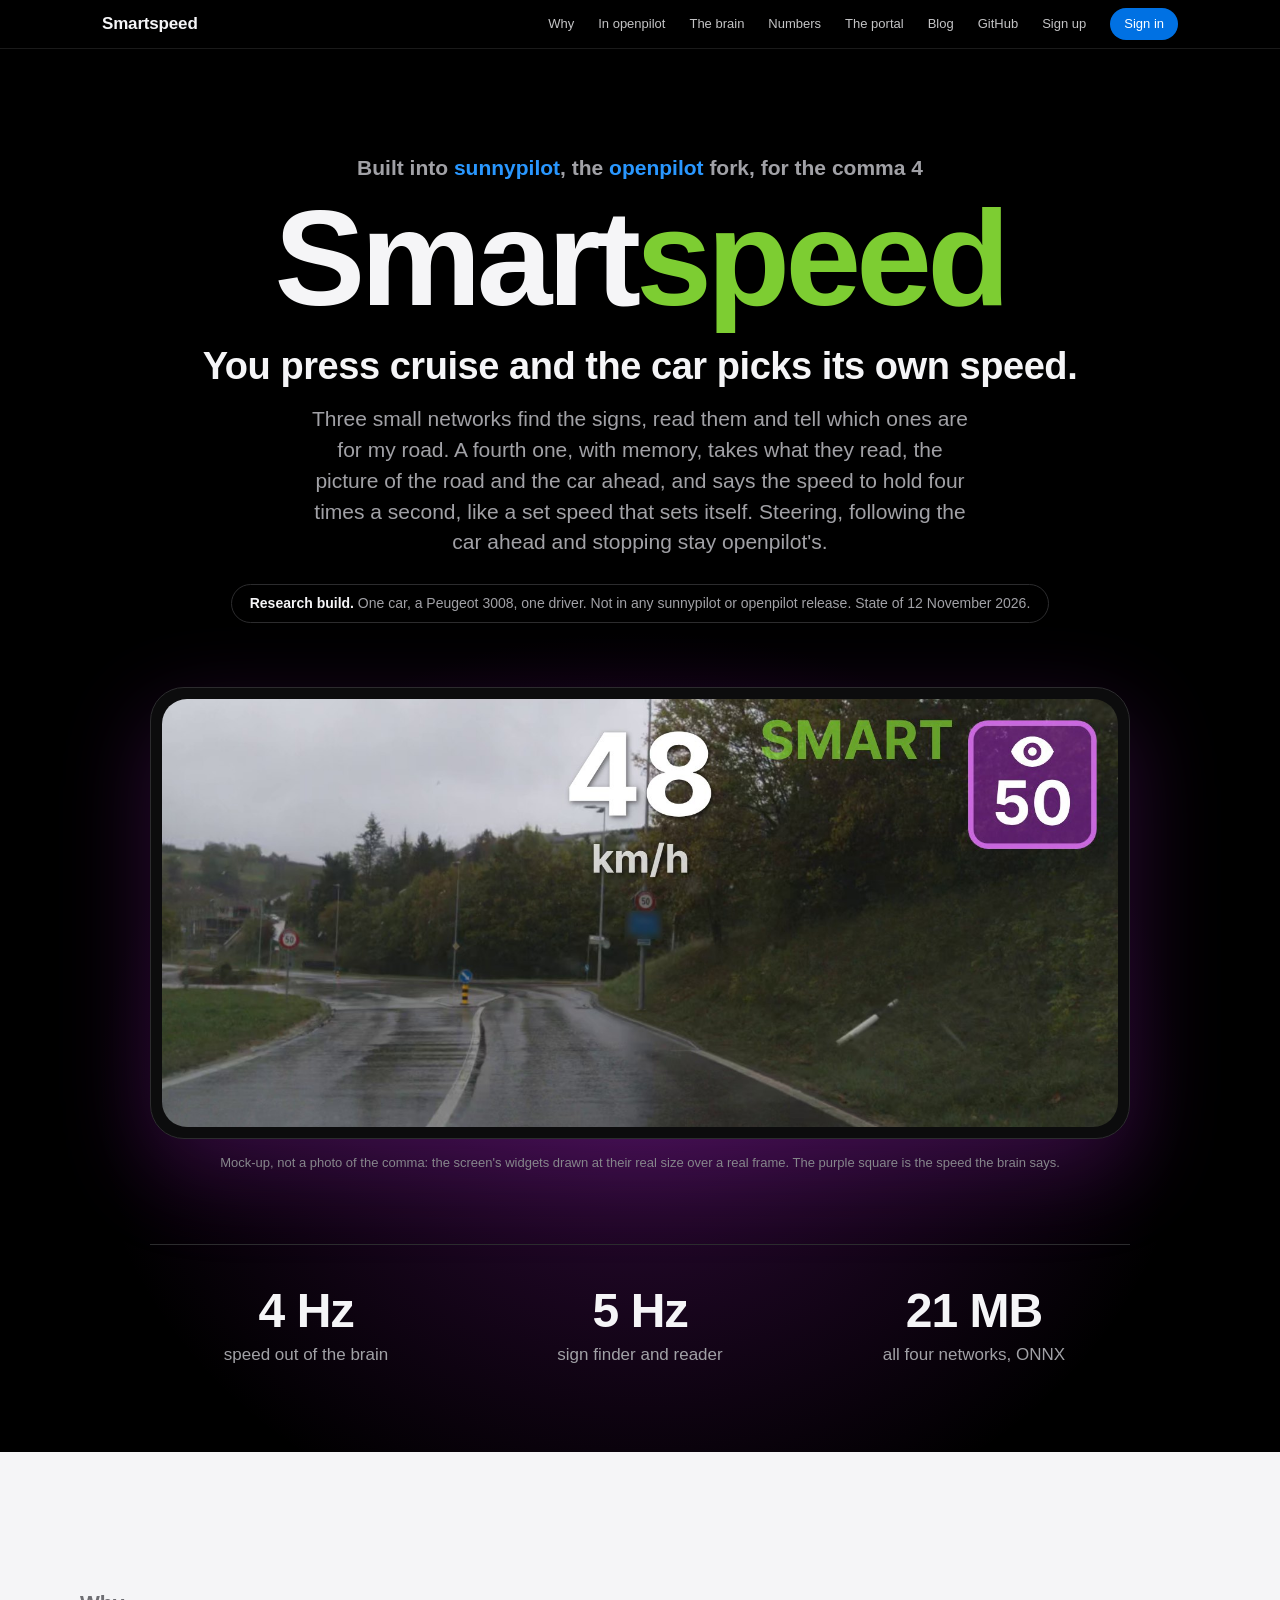
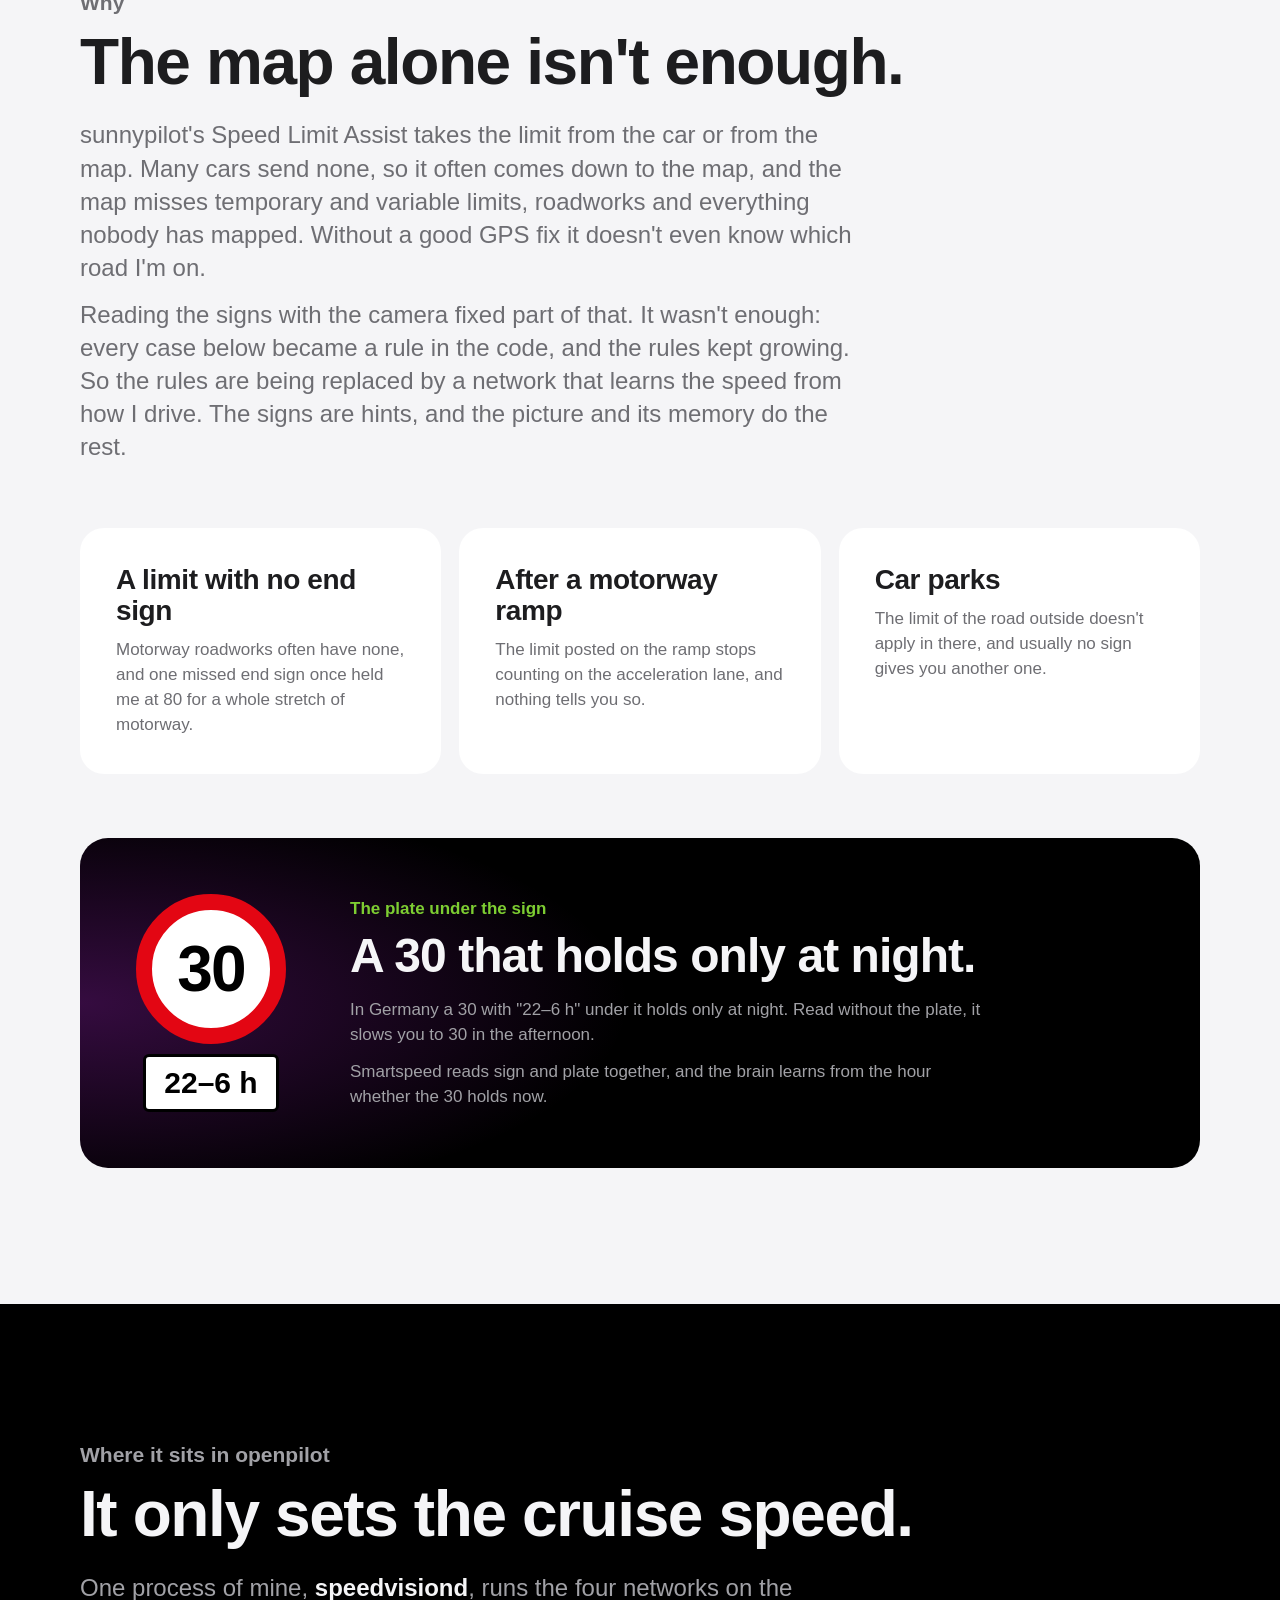
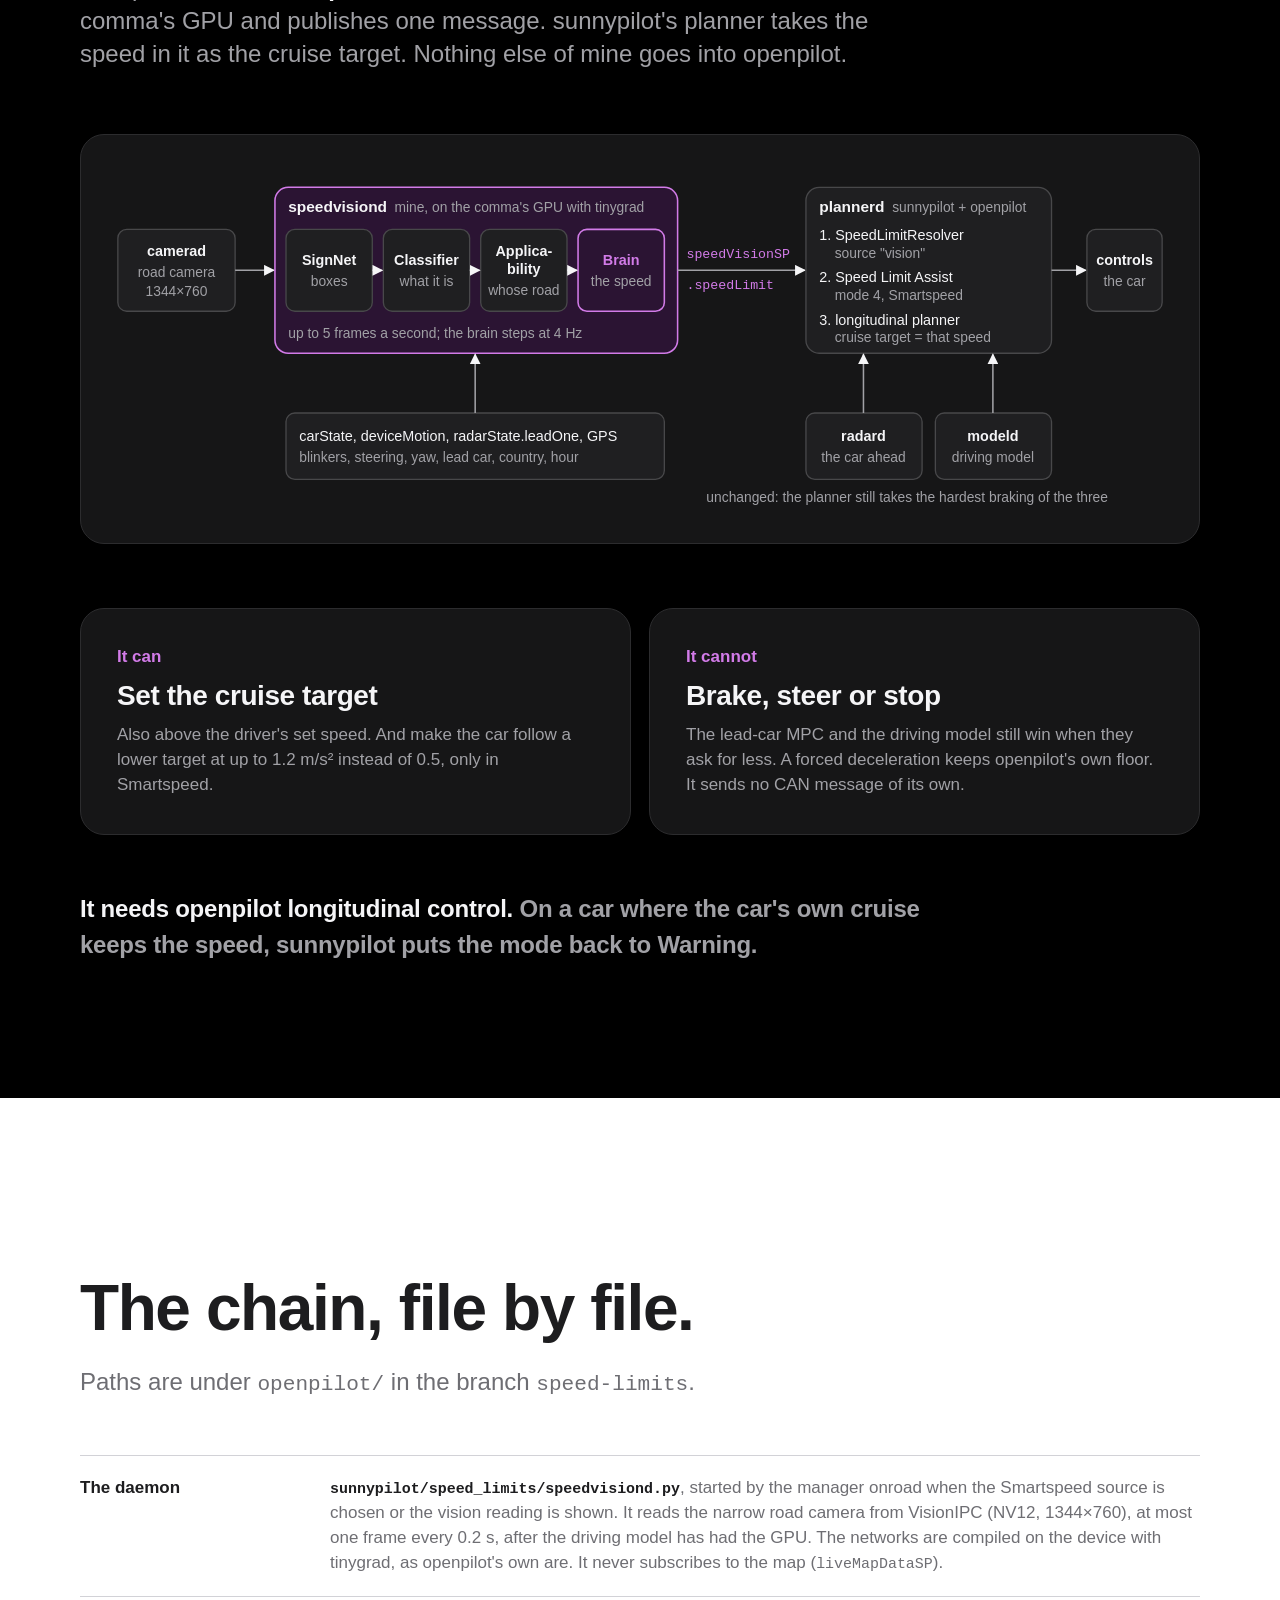
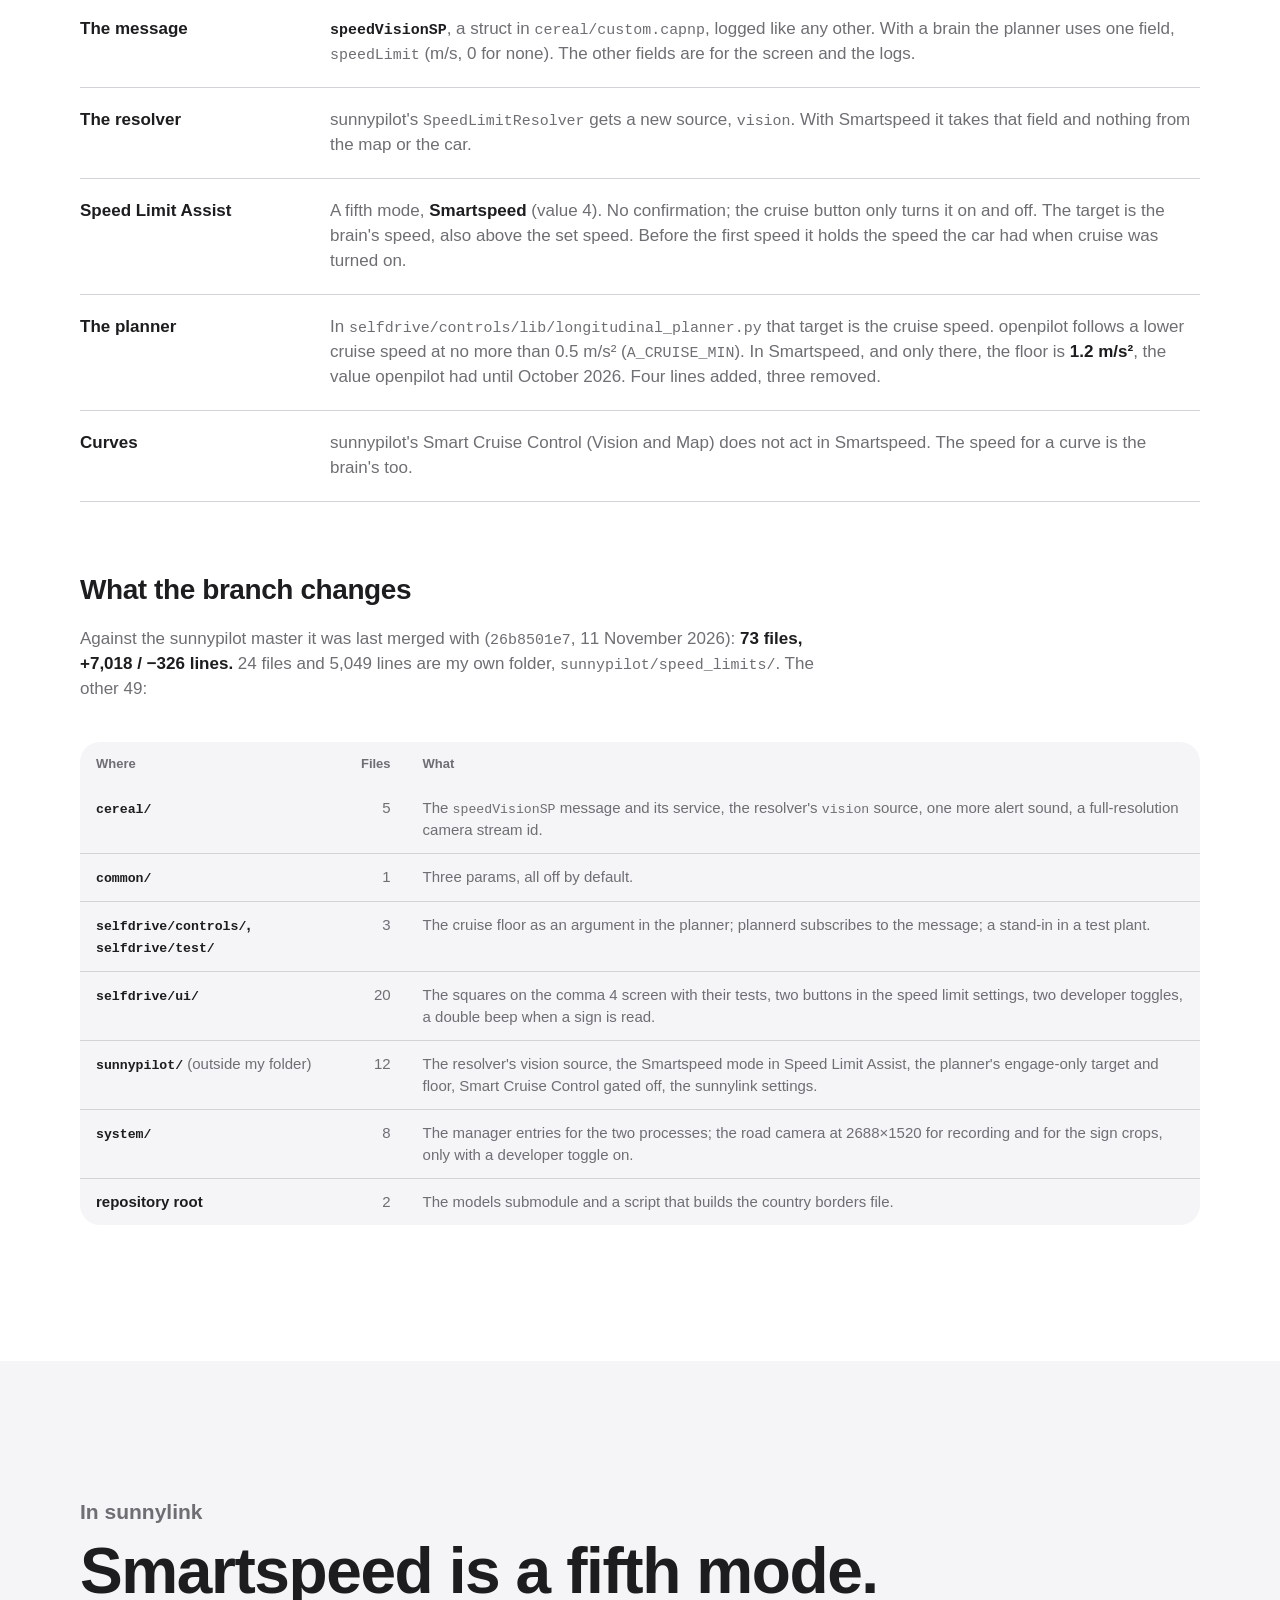
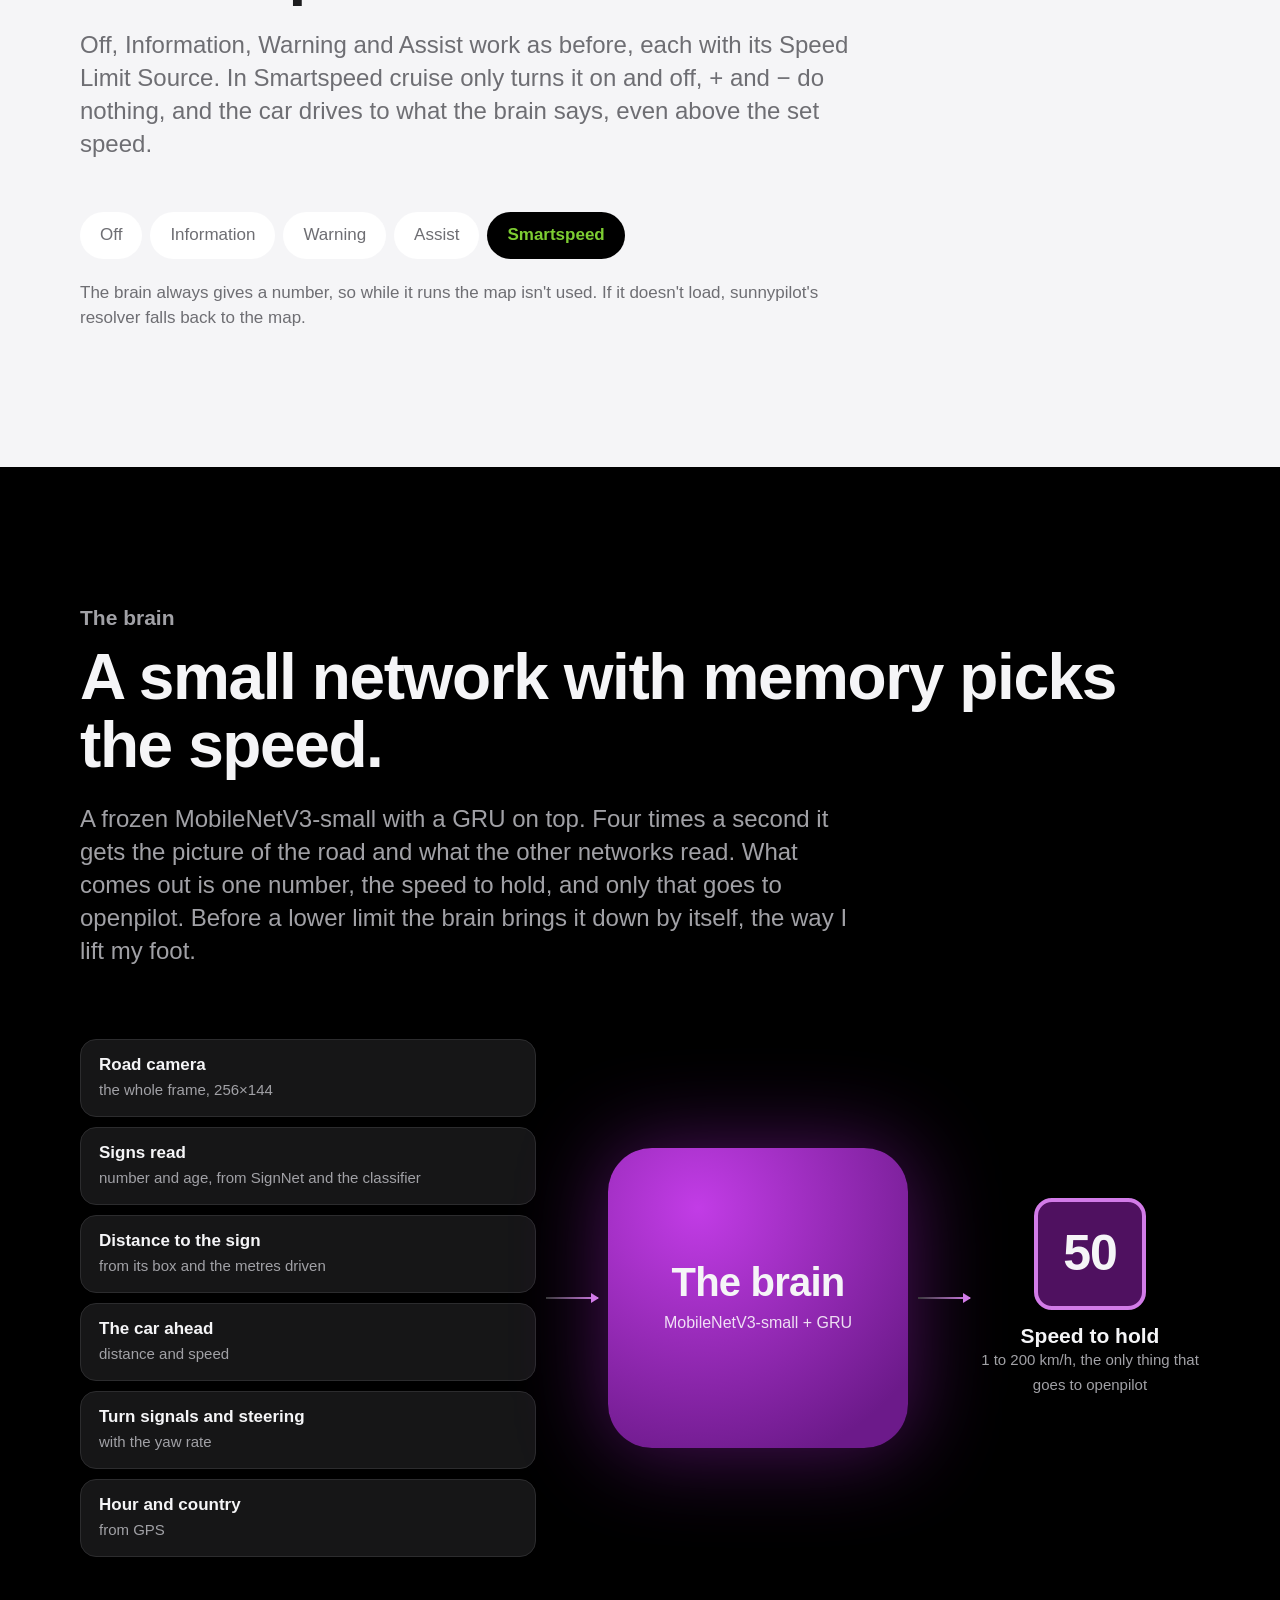
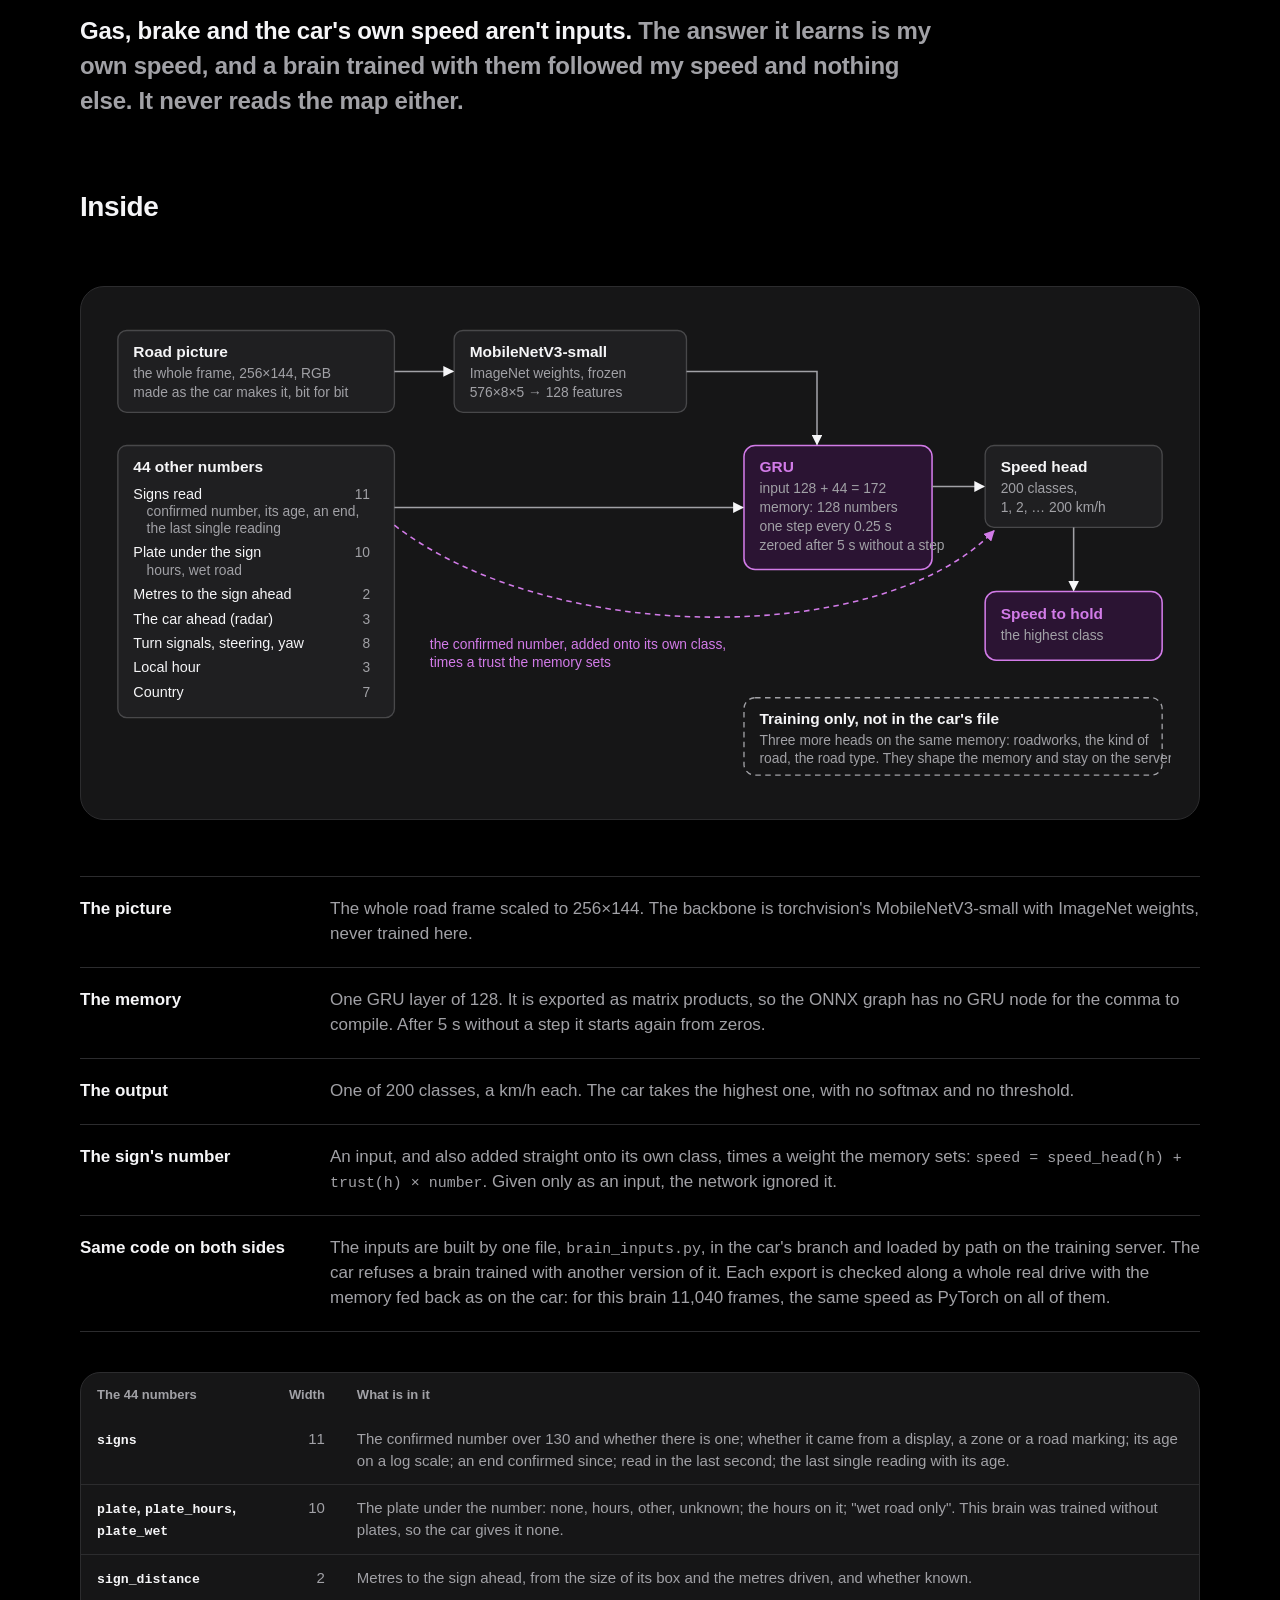
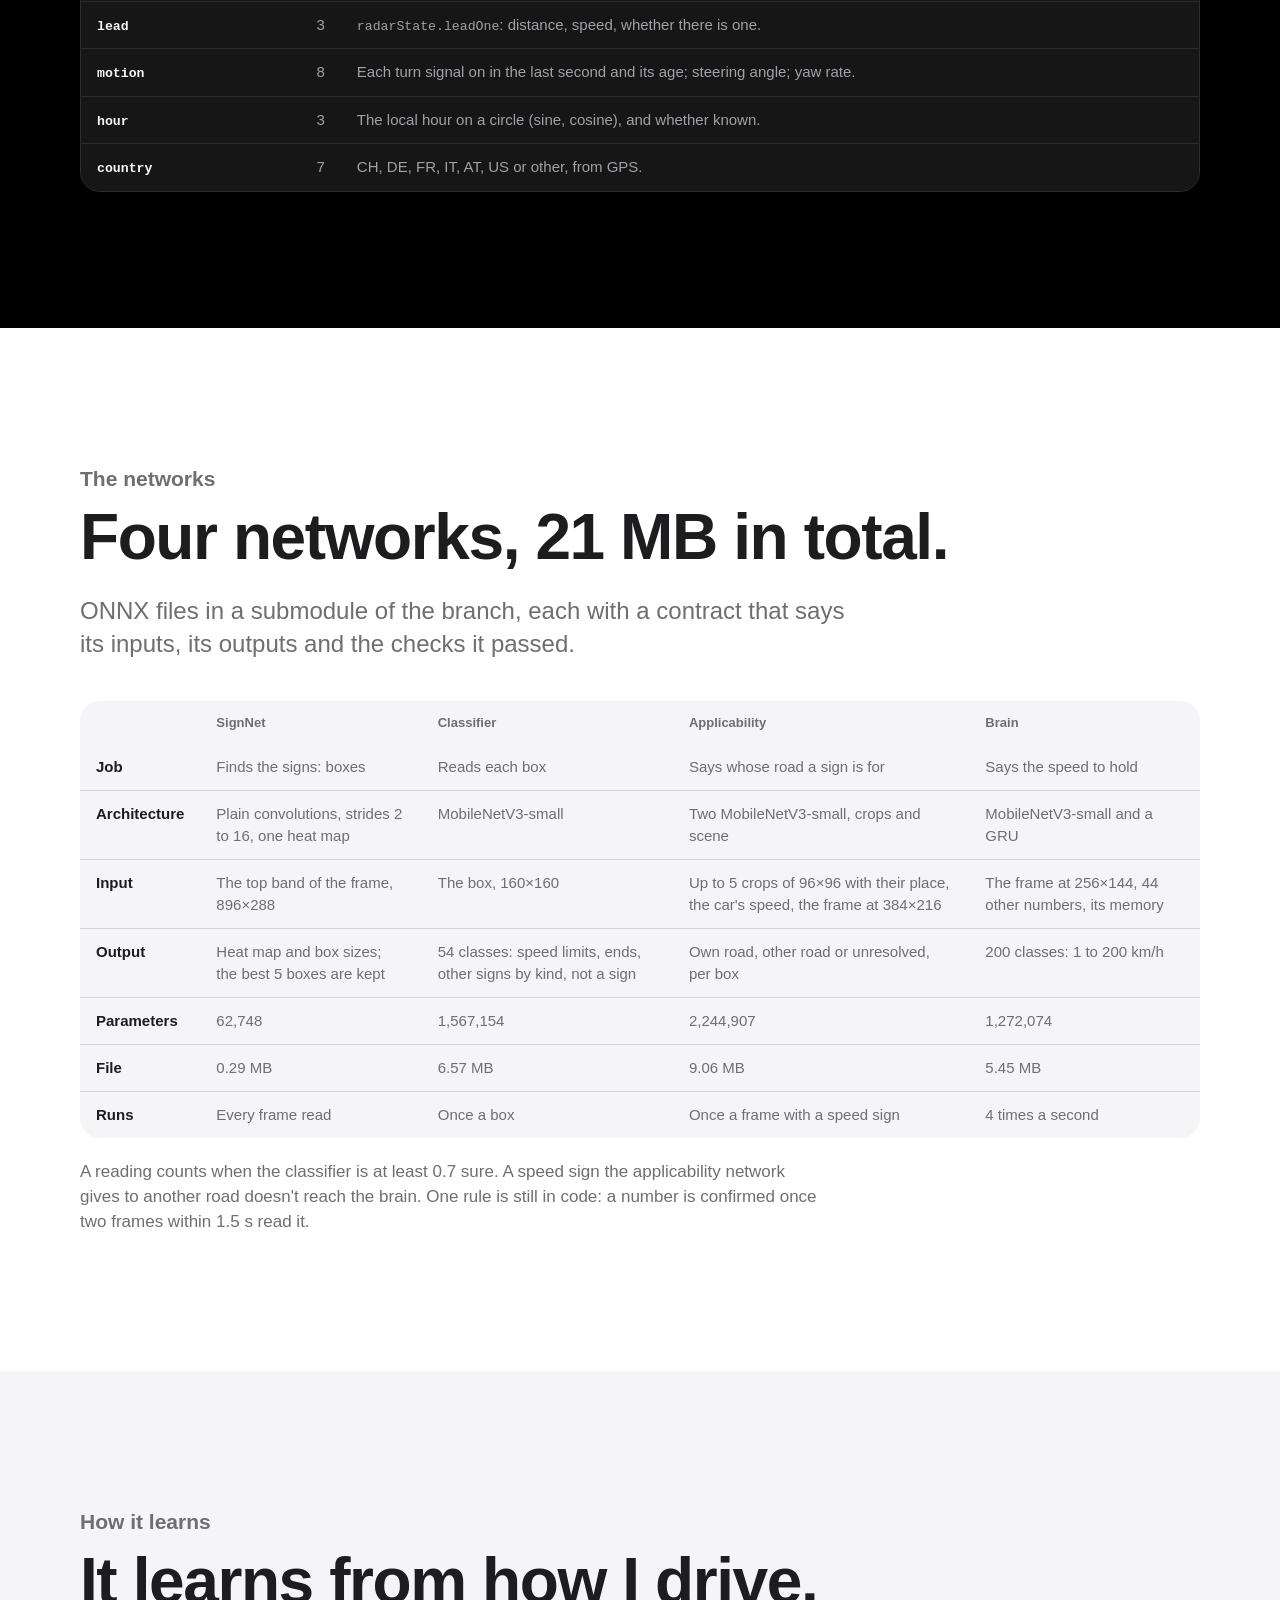
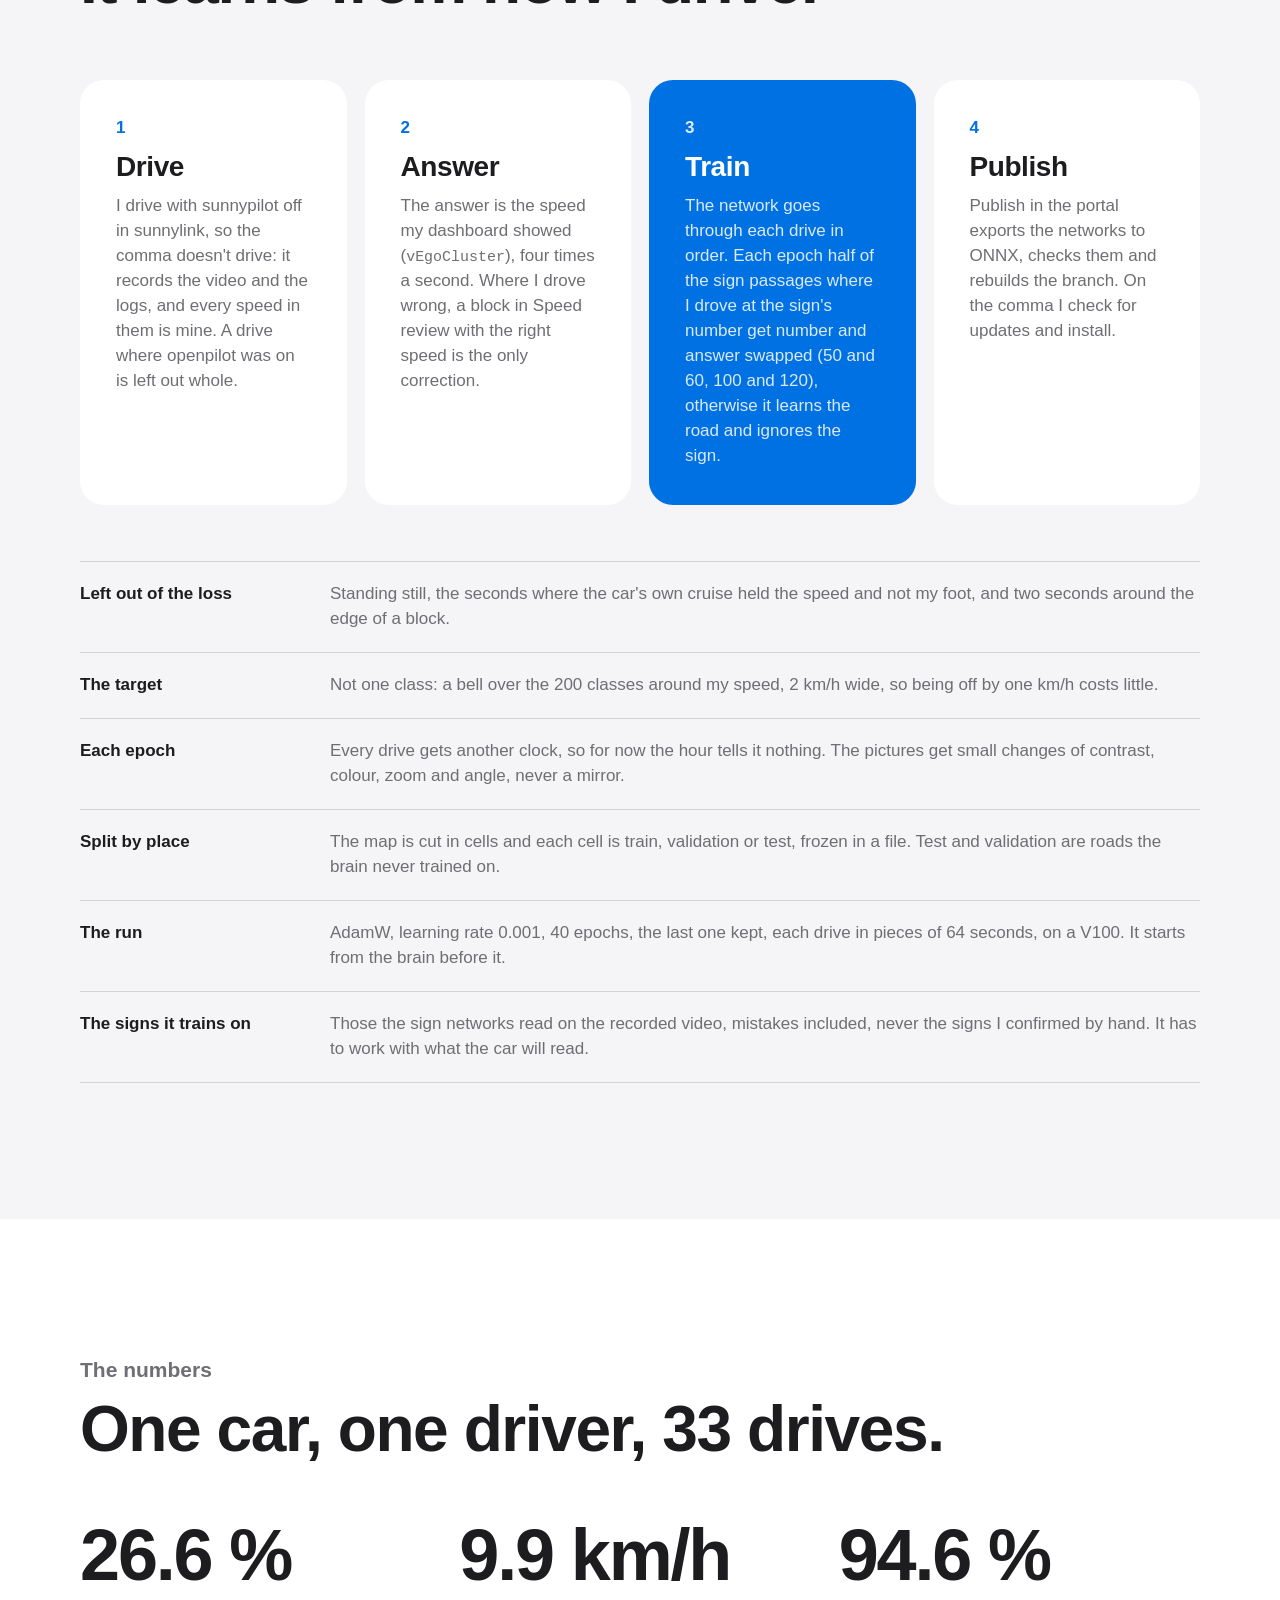
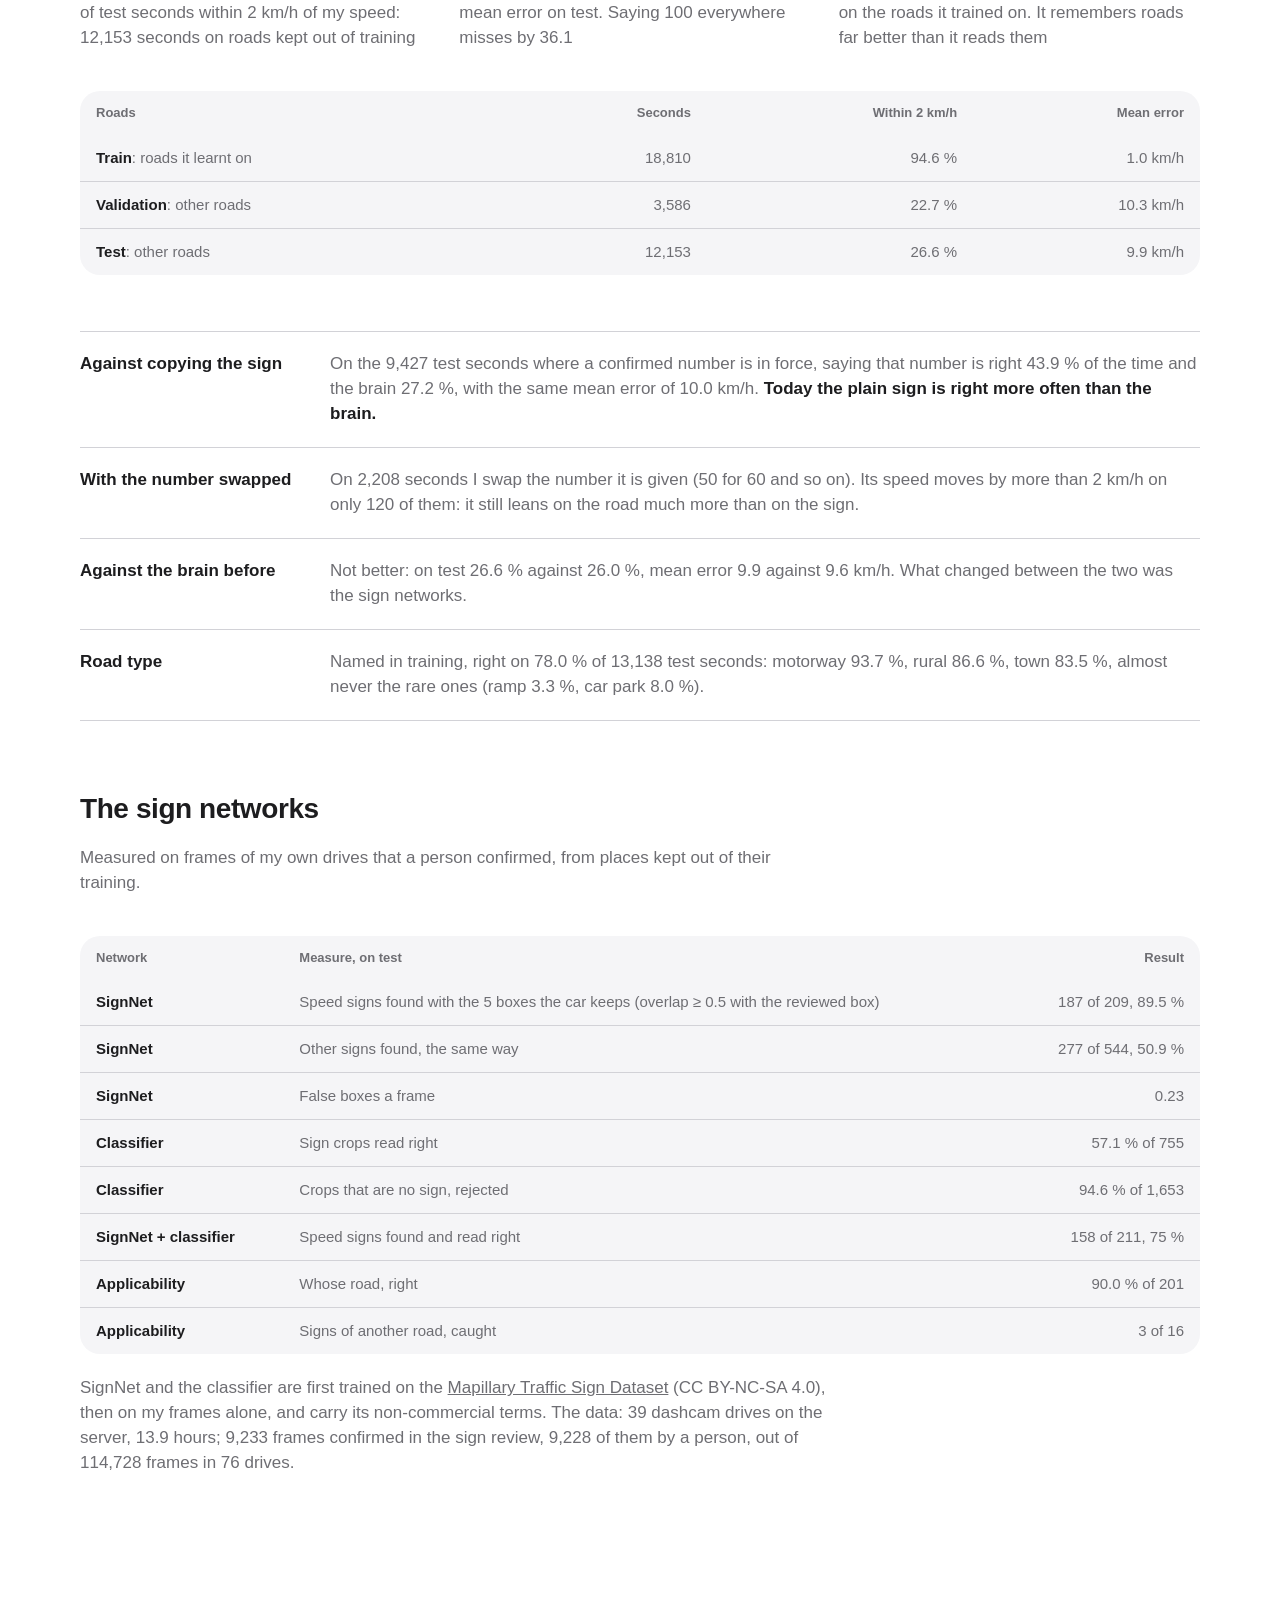
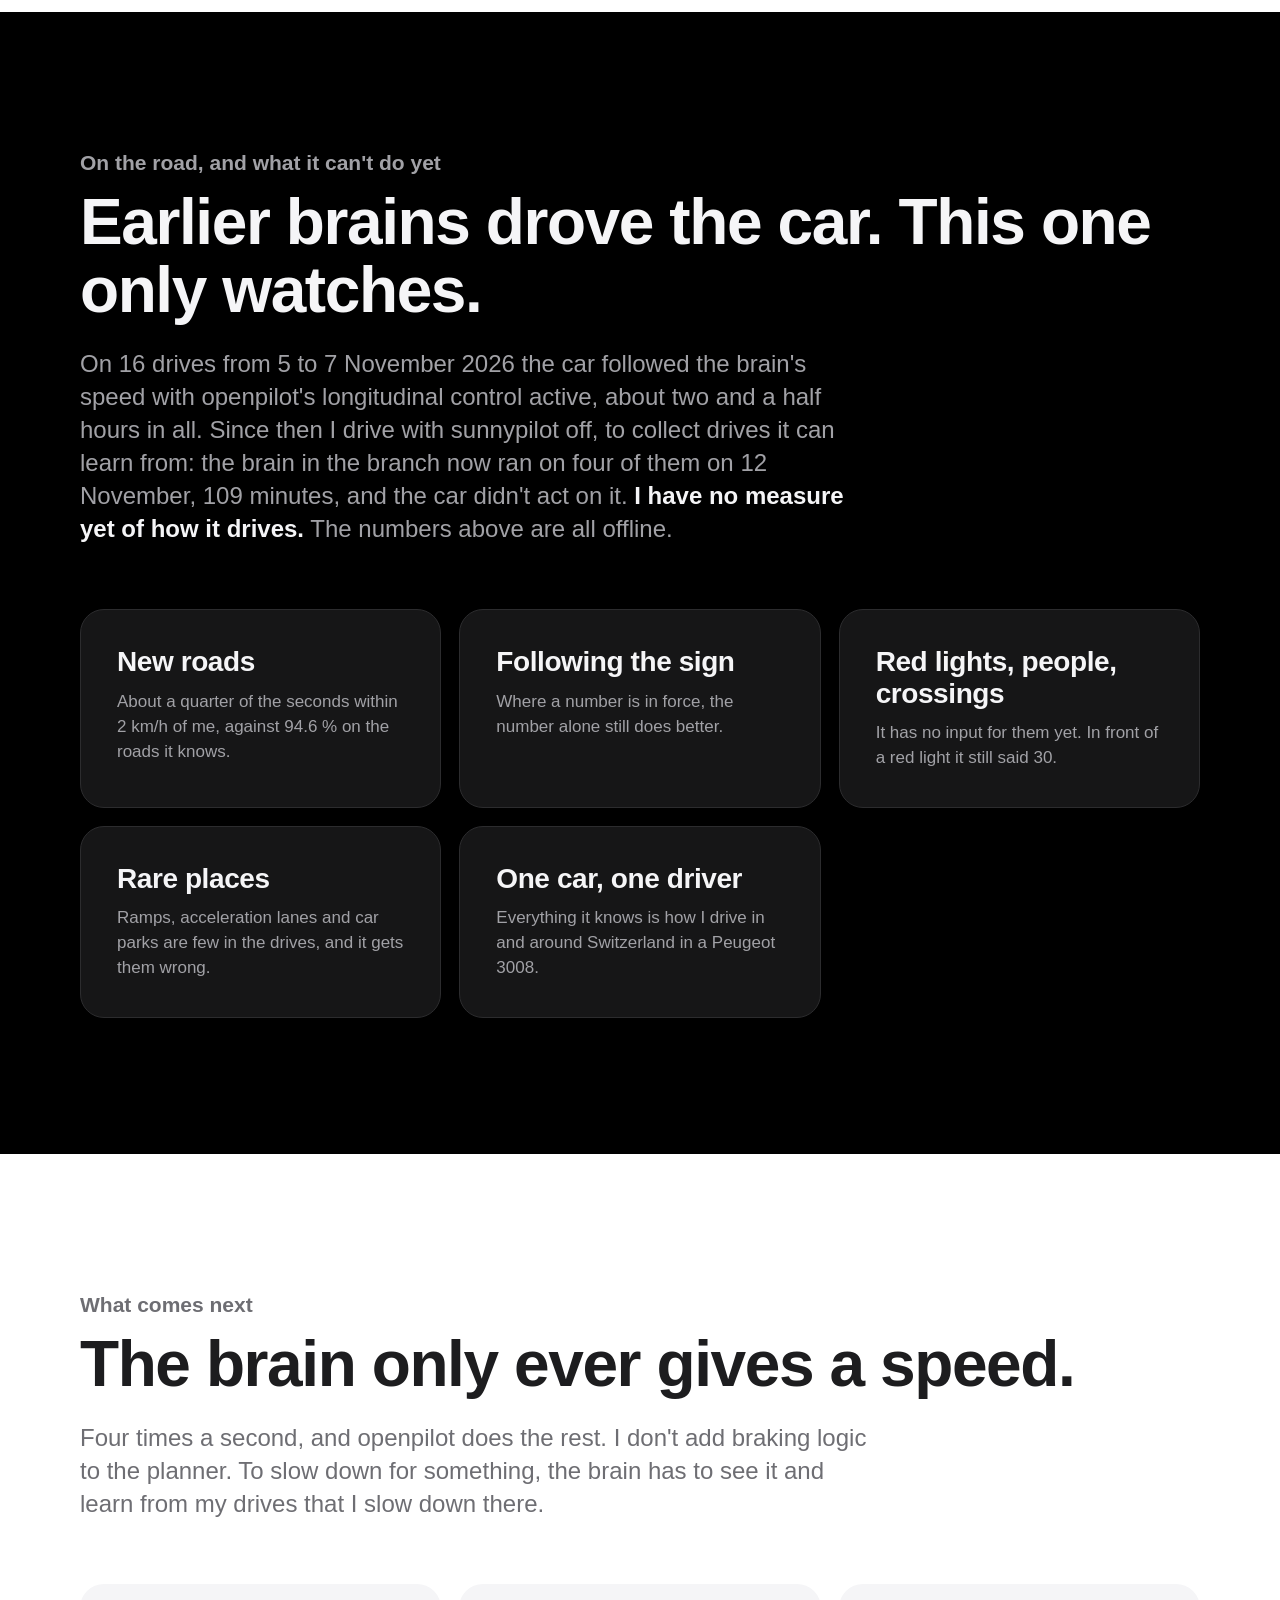
<file: docs/smartspeed/index.html>
<!doctype html>
<html lang="en">
<head>
<meta charset="utf-8">
<meta name="viewport" content="width=device-width, initial-scale=1, viewport-fit=cover">
<title>Smartspeed for sunnypilot</title>
<meta name="description" content="A research build of sunnypilot, the openpilot fork, for the comma 4. You press cruise and the car picks its own speed: small networks read the road signs, and a network with memory says the speed to hold four times a second. How it fits into openpilot, the networks, the numbers and what it cannot do yet.">
<meta name="theme-color" content="#000000">
<meta property="og:type" content="website">
<meta property="og:site_name" content="Smartspeed">
<meta property="og:title" content="Smartspeed for sunnypilot">
<meta property="og:description" content="A research build of sunnypilot, the openpilot fork, for the comma 4. You press cruise and the car picks its own speed.">
<meta property="og:url" content="https://smartspeed.14bodhi.com/">
<meta property="og:image" content="https://smartspeed.14bodhi.com/product/share.jpg">
<meta property="og:image:type" content="image/jpeg">
<meta property="og:image:width" content="1200">
<meta property="og:image:height" content="630">
<meta property="og:image:alt" content="Mock-up of the comma 4 screen on a wet road: 48 km/h, and SMART in green beside a purple square with the number 50.">
<meta name="twitter:card" content="summary_large_image">
<link rel="icon" href="product/icon.svg" type="image/svg+xml">
<style>
:root{
  --green:#7dcd32;--violet:#b026d4;--violet-line:#d27be8;--blue:#0071e3;--link-dark:#2997ff;
  --ink:#1d1d1f;--mute:#6e6e73;--paper:#f5f5f7;--line:#d2d2d7;
  --mute-dark:#a1a1a6;--panel:#161617;--line-dark:#2c2c2e;
  --wide:1120px;
}
*{box-sizing:border-box;margin:0}
html{scroll-behavior:smooth;-webkit-text-size-adjust:100%}
body{font-family:-apple-system,BlinkMacSystemFont,"SF Pro Display","SF Pro Text",Inter,"Segoe UI",Roboto,Helvetica,Arial,sans-serif;
  color:var(--ink);background:#000;font-size:17px;line-height:1.47;-webkit-font-smoothing:antialiased}
img{display:block;max-width:100%;height:auto}
a{color:inherit}
code{font-family:ui-monospace,SFMono-Regular,Menlo,Consolas,monospace;font-size:.88em}

.bar{position:sticky;top:0;z-index:10;background:rgba(0,0,0,.72);-webkit-backdrop-filter:saturate(180%) blur(20px);
  backdrop-filter:saturate(180%) blur(20px);border-bottom:1px solid rgba(255,255,255,.1);color:#f5f5f7}
.bar div{max-width:var(--wide);margin:auto;padding:0 22px;height:48px;display:flex;align-items:center;gap:24px;font-size:13px}
.bar strong{font-size:17px;font-weight:600;letter-spacing:-.01em;margin-right:auto}
.bar a{text-decoration:none;opacity:.8;white-space:nowrap}
.bar a:hover{opacity:1}
.bar a.signin{opacity:1;background:var(--blue);color:#fff;padding:6px 14px;border-radius:999px;font-weight:500}
.bar a.signin:hover{background:#0077ed}

section{padding:clamp(72px,11vw,136px) 22px;scroll-margin-top:48px}
.wrap{max-width:var(--wide);margin:auto}
.dark{background:#000;color:#f5f5f7}
.paper{background:var(--paper)}
.white{background:#fff}
.eyebrow{font-size:clamp(17px,2vw,21px);font-weight:600;color:var(--mute);margin-bottom:10px}
.dark .eyebrow{color:var(--mute-dark)}
h2{font-size:clamp(36px,6.4vw,64px);line-height:1.06;font-weight:700;letter-spacing:-.022em;max-width:17em}
h3.sub{font-size:clamp(23px,2.6vw,28px);line-height:1.12;font-weight:700;letter-spacing:-.015em;margin-top:clamp(48px,6vw,72px)}
.intro{font-size:clamp(19px,2.3vw,24px);line-height:1.38;color:var(--mute);max-width:33em;margin-top:22px;font-weight:500}
.intro+.intro{margin-top:14px}
.dark .intro{color:var(--mute-dark)}
.intro b{color:var(--ink);font-weight:600}
.dark .intro b{color:#f5f5f7}
.small{color:var(--mute);margin-top:22px;max-width:44em}
.dark .small{color:var(--mute-dark)}
.small b{color:var(--ink)}
.dark .small b{color:#f5f5f7}

.hero{padding:clamp(56px,9vw,104px) 22px 0;text-align:center;overflow:hidden;
  background:radial-gradient(60% 46% at 50% 74%,rgba(176,38,212,.26),transparent 72%),#000;color:#f5f5f7}
.hero .eyebrow{color:var(--mute-dark);margin-bottom:6px}
.hero .eyebrow a{color:var(--link-dark);text-decoration:none}
.hero .eyebrow a:hover{text-decoration:underline}
h1{font-size:clamp(62px,14vw,136px);line-height:1;font-weight:700;letter-spacing:-.035em}
h1 span{color:var(--green)}
.hero .lead{font-size:clamp(23px,3.6vw,38px);line-height:1.16;font-weight:600;letter-spacing:-.012em;margin-top:18px}
.hero .sub{font-size:clamp(17px,2vw,21px);color:var(--mute-dark);max-width:32em;margin:16px auto 0;font-weight:500}
.state{display:inline-block;margin-top:26px;padding:8px 18px;border:1px solid var(--line-dark);border-radius:999px;font-size:14px;color:var(--mute-dark)}
.state b{color:#f5f5f7;font-weight:600}
.screen{max-width:980px;margin:clamp(40px,6vw,64px) auto 0;padding:clamp(6px,1vw,11px);background:#0c0c0d;border:1px solid var(--line-dark);
  border-radius:clamp(18px,3vw,34px);box-shadow:0 30px 90px rgba(176,38,212,.25)}
.screen img{width:100%;border-radius:clamp(13px,2.2vw,25px)}
.note{font-size:13px;color:#86868b;padding:14px 0 0}
.facts{display:grid;grid-template-columns:repeat(3,1fr);gap:22px;max-width:980px;margin:clamp(44px,6vw,72px) auto 0;
  padding:clamp(28px,4vw,40px) 0 clamp(56px,7vw,84px);border-top:1px solid var(--line-dark)}
.facts b{display:block;font-size:clamp(30px,4.6vw,48px);line-height:1.08;font-weight:700;letter-spacing:-.02em}
.facts span{display:block;color:var(--mute-dark);font-size:clamp(15px,1.6vw,17px);margin-top:6px}

.cards{display:grid;grid-template-columns:repeat(3,1fr);gap:18px;margin-top:clamp(40px,6vw,64px)}
.card{background:#fff;border-radius:24px;padding:clamp(26px,3vw,36px)}
.card h3{font-size:clamp(23px,2.6vw,28px);line-height:1.12;font-weight:700;letter-spacing:-.015em;margin-bottom:12px}
.card p{color:var(--mute);font-size:17px}
.white .card{background:var(--paper)}
.dark .card{background:var(--panel);border:1px solid var(--line-dark)}
.dark .card p{color:var(--mute-dark)}
.card .num{display:block;font-size:17px;font-weight:600;color:var(--blue);margin-bottom:10px}
.dark .card .num{color:var(--violet-line)}
.two{grid-template-columns:repeat(2,1fr)}
.steps{grid-template-columns:repeat(4,1fr)}
.steps .card.on{background:var(--blue);color:#fff}
.steps .card.on p,.steps .card.on .num{color:#ffffffd9}

.flow{display:grid;grid-template-columns:minmax(0,1fr) 72px minmax(0,300px) 72px minmax(0,220px);align-items:center;margin-top:clamp(44px,6vw,72px)}
.inputs{display:grid;gap:10px;list-style:none;padding:0}
.inputs li{background:var(--panel);border:1px solid var(--line-dark);border-radius:16px;padding:13px 18px}
.inputs b{display:block;font-weight:600}
.inputs span{color:var(--mute-dark);font-size:15px}
.arrow{height:2px;background:linear-gradient(90deg,#3a3a3c,var(--violet-line));position:relative;margin:0 10px}
.arrow::after{content:"";position:absolute;right:-1px;top:-4px;border-left:8px solid var(--violet-line);border-top:5px solid transparent;border-bottom:5px solid transparent}
.brain{aspect-ratio:1;display:grid;place-content:center;text-align:center;padding:22px;border-radius:44px;
  background:radial-gradient(90% 90% at 30% 20%,#c23ce6,#6c1a8a);box-shadow:0 0 90px rgba(176,38,212,.45)}
.brain b{font-size:clamp(30px,3.6vw,40px);line-height:1.05;letter-spacing:-.02em}
.brain span{font-size:16px;color:#ffffffd9;margin-top:8px}
.out{text-align:center}
.square{width:112px;height:112px;margin:0 auto 14px;border-radius:18px;background:rgba(176,38,212,.45);border:4px solid var(--violet-line);
  display:grid;place-content:center;font-size:50px;font-weight:700;letter-spacing:-.02em}
.out b{display:block;font-size:21px;line-height:1.18;font-weight:600}
.out span{color:var(--mute-dark);font-size:15px}
.aside{margin-top:clamp(40px,5vw,56px);font-size:clamp(19px,2.3vw,24px);font-weight:600;letter-spacing:-.01em;max-width:36em}
.aside span{color:var(--mute-dark)}

.banner{margin-top:clamp(40px,6vw,64px);display:grid;grid-template-columns:auto minmax(0,1fr);gap:clamp(28px,5vw,64px);align-items:center;
  background:radial-gradient(70% 90% at 0% 50%,rgba(176,38,212,.3),transparent 70%),#000;color:#f5f5f7;border-radius:28px;padding:clamp(30px,4.6vw,56px)}
.banner h3{font-size:clamp(30px,4.4vw,48px);line-height:1.08;font-weight:700;letter-spacing:-.02em;margin-bottom:16px}
.banner p{color:var(--mute-dark);max-width:38em}
.banner p+p{margin-top:12px}
.banner .tag{font-weight:600;color:var(--green);margin-bottom:8px}
.banner .where{font-size:15px;border-top:1px solid var(--line-dark);padding-top:14px;margin-top:18px}
.banner b{color:#f5f5f7;font-weight:600}
.sign{display:grid;justify-items:center;gap:10px}
.sign .disc{width:150px;height:150px;border-radius:50%;background:#fff;border:16px solid #e30613;display:grid;place-content:center;
  color:#000;font-size:64px;font-weight:700;letter-spacing:-.03em}
.sign .plate{background:#fff;color:#000;border:3px solid #000;border-radius:6px;padding:4px 18px;font-size:30px;font-weight:700;white-space:nowrap}
.modes{display:flex;flex-wrap:wrap;gap:8px;margin-top:clamp(36px,5vw,52px)}
.modes span{background:#fff;border-radius:999px;padding:11px 20px;font-weight:500;color:var(--mute)}
.modes .on{background:#000;color:var(--green);font-weight:700}

.diagram{margin-top:clamp(40px,6vw,64px);border-radius:24px;padding:clamp(14px,2.4vw,28px)}
.dark .diagram{background:var(--panel);border:1px solid var(--line-dark);
  --d-text:#f5f5f7;--d-mute:#a1a1a6;--d-box:#1f1f21;--d-line:#48484a;--d-ours:#2b1433;--d-accent:#d27be8}
.white .diagram,.paper .diagram{background:#fff;
  --d-text:#1d1d1f;--d-mute:#6e6e73;--d-box:#fff;--d-line:#c7c7cc;--d-ours:#f6ecfa;--d-accent:#a321c8}
.white .diagram{background:var(--paper)}
svg.d{display:block;width:100%;height:auto}
svg.d .b{fill:var(--d-box);stroke:var(--d-line);stroke-width:1.2}
svg.d .o{fill:var(--d-ours);stroke:var(--d-accent);stroke-width:1.4}
svg.d .t{fill:none;stroke:var(--d-mute);stroke-width:1.2;stroke-dasharray:5 4}
svg.d .a{fill:none;stroke:var(--d-mute);stroke-width:1.4}
svg.d .k{fill:none;stroke:var(--d-accent);stroke-width:1.4;stroke-dasharray:5 4}
svg.d text{fill:var(--d-text);font:13px -apple-system,BlinkMacSystemFont,"SF Pro Text",Inter,"Segoe UI",Roboto,Helvetica,Arial,sans-serif}
svg.d .h{font-weight:600;font-size:14px}
svg.d .hs{font-weight:600;font-size:13px}
svg.d .s{fill:var(--d-mute);font-size:12.5px}
svg.d .m{font-family:ui-monospace,SFMono-Regular,Menlo,Consolas,monospace;font-size:12px}
svg.d .p{fill:var(--d-accent)}

.specs{margin-top:clamp(36px,5vw,56px);border-top:1px solid var(--line)}
.specs div{display:grid;grid-template-columns:minmax(0,220px) minmax(0,1fr);gap:8px 30px;padding:20px 0;border-bottom:1px solid var(--line)}
.specs dt{font-weight:600}
.specs dd{margin:0;color:var(--mute)}
.specs dd b{color:var(--ink);font-weight:600}
.dark .specs,.dark .specs div{border-color:var(--line-dark)}
.dark .specs dd{color:var(--mute-dark)}
.dark .specs dd b{color:#f5f5f7}

.table{margin-top:clamp(28px,4vw,40px);overflow-x:auto;border-radius:20px;background:#fff}
.white .table{background:var(--paper)}
.dark .table{background:var(--panel);border:1px solid var(--line-dark)}
table{border-collapse:collapse;width:100%;font-size:15px}
th,td{padding:12px 16px;text-align:left;vertical-align:top;border-bottom:1px solid var(--line)}
tr:last-child td,tr:last-child th{border-bottom:0}
th{font-weight:600;color:var(--ink)}
thead th{font-size:13px;color:var(--mute);font-weight:600;white-space:nowrap}
td{color:var(--mute)}
td b{color:var(--ink);font-weight:600}
.dark th{color:#f5f5f7}
.dark thead th,.dark td{color:var(--mute-dark)}
.dark td b{color:#f5f5f7}
.dark th,.dark td{border-color:var(--line-dark)}
.n{text-align:right;white-space:nowrap}

.numbers{display:grid;grid-template-columns:repeat(3,1fr);gap:18px;margin-top:clamp(36px,5vw,56px)}
.numbers b{display:block;font-size:clamp(44px,6.6vw,72px);line-height:1;font-weight:700;letter-spacing:-.03em}
.numbers span{display:block;color:var(--mute);margin-top:10px}

.shot{margin-top:clamp(40px,6vw,64px)}
.shot img{border-radius:clamp(14px,2vw,22px);border:1px solid var(--line-dark);width:100%}
.shot figcaption{color:var(--mute-dark);font-size:15px;margin-top:12px;max-width:44em}
.pair{display:grid;grid-template-columns:repeat(2,1fr);gap:22px;align-items:start}
.pair .shot{margin-top:clamp(22px,3vw,32px)}

.links{display:grid;grid-template-columns:repeat(3,1fr);gap:18px;margin-top:clamp(40px,5vw,56px)}
.links a{display:block;text-decoration:none;background:#fff;border-radius:20px;padding:22px 24px}
.links a:hover b{text-decoration:underline}
.links b{display:block;color:var(--blue);font-weight:600;overflow-wrap:anywhere}
.links span{display:block;color:var(--mute);font-size:15px;margin-top:4px}
.join{margin-top:18px;background:#fff;border-radius:20px;padding:22px 24px;scroll-margin-top:64px}
.join p{color:var(--mute);font-size:15px}
.join form{display:grid;gap:12px;max-width:560px;margin-top:14px}
.join label{display:grid;gap:4px;font-size:15px;font-weight:500}
.join input,.join textarea{width:100%;padding:10px 12px;border:1px solid var(--line);border-radius:12px;background:#fff;color:inherit;font:inherit;font-size:16px;font-weight:400}
.join textarea{min-height:96px;resize:vertical}
.join button{justify-self:start;border:0;border-radius:999px;background:var(--blue);color:#fff;padding:8px 18px;font:inherit;font-weight:500;cursor:pointer}
.join button:hover{background:#0077ed}
.join .trap{position:absolute;left:-9999px}
.join .done{display:none;margin-top:14px;color:var(--ink);font-weight:500;scroll-margin-top:64px}
.join .done:target{display:block}

footer{background:var(--paper);color:var(--mute);font-size:13px;padding:0 22px 44px}
footer p{max-width:var(--wide);margin:auto;border-top:1px solid var(--line);padding-top:18px}

.js .rise{opacity:0;transform:translateY(22px);transition:opacity .7s ease,transform .7s cubic-bezier(.2,.8,.2,1)}
.js .rise.in{opacity:1;transform:none}
@media (prefers-reduced-motion:reduce){html{scroll-behavior:auto}.js .rise{opacity:1;transform:none;transition:none}}

@media (max-width:1000px){
  .steps{grid-template-columns:repeat(2,1fr)}
  .flow{grid-template-columns:minmax(0,1fr);justify-items:center;gap:0}
  .inputs{grid-template-columns:repeat(2,1fr);width:100%}
  .inputs li:last-child{grid-column:1/-1}
  .arrow{width:2px;height:44px;margin:10px 0;background:linear-gradient(180deg,#3a3a3c,var(--violet-line))}
  .arrow::after{right:-4px;top:auto;bottom:-1px;border-top:8px solid var(--violet-line);border-left:5px solid transparent;border-right:5px solid transparent;border-bottom:0}
  .brain{width:260px}
}
@media (max-width:760px){
  .cards,.two,.steps,.pair,.numbers,.links,.banner{grid-template-columns:minmax(0,1fr)}
  .facts{grid-template-columns:minmax(0,1fr);gap:20px;text-align:left}
  .bar .opt{display:none}
  .specs div{grid-template-columns:minmax(0,1fr)}
  .inputs{grid-template-columns:minmax(0,1fr)}
  .inputs li:last-child{grid-column:auto}
}
@media (max-width:400px){
  .bar div{gap:14px}
}
</style>
</head>
<body>
<script>document.documentElement.classList.add('js')</script>

<nav class="bar" aria-label="Sections"><div>
  <strong>Smartspeed</strong>
  <a class="opt" href="#why">Why</a>
  <a class="opt" href="#openpilot">In openpilot</a>
  <a class="opt" href="#brain">The brain</a>
  <a class="opt" href="#numbers">Numbers</a>
  <a class="opt" href="#portal">The portal</a>
  <a href="https://cristianku.com/2026/11/06/smartspeed/">Blog</a>
  <a class="opt" href="https://github.com/cristianku/sunnypilot.smartspeed">GitHub</a>
  <a href="#join">Sign up</a>
  <a class="signin" href="/reviews">Sign in</a>
</div></nav>

<header class="hero">
  <p class="eyebrow">Built into <a href="https://github.com/sunnypilot/sunnypilot">sunnypilot</a>, the <a href="https://github.com/commaai/openpilot">openpilot</a> fork, for the comma 4</p>
  <h1>Smart<span>speed</span></h1>
  <p class="lead">You press cruise and the car picks its own speed.</p>
  <p class="sub">Three small networks find the signs, read them and tell which ones are for my road. A fourth one, with memory, takes what they read, the picture of the road and the car ahead, and says the speed to hold four times a second, like a set speed that sets itself. Steering, following the car ahead and stopping stay openpilot's.</p>
  <p class="state"><b>Research build.</b> One car, a Peugeot 3008, one driver. Not in any sunnypilot or openpilot release. State of 12 November 2026.</p>
  <figure class="screen"><img src="product/product-smartspeed-screen.jpg" width="1608" height="720"
    alt="The comma 4 screen on a wet road: 48 km/h in the middle, and in the top right corner the word SMART in green beside a purple square with an eye and the number 50."></figure>
  <p class="note">Mock-up, not a photo of the comma: the screen's widgets drawn at their real size over a real frame. The purple square is the speed the brain says.</p>
  <div class="facts">
    <div><b>4 Hz</b><span>speed out of the brain</span></div>
    <div><b>5 Hz</b><span>sign finder and reader</span></div>
    <div><b>21 MB</b><span>all four networks, ONNX</span></div>
  </div>
</header>

<section class="paper" id="why"><div class="wrap">
  <p class="eyebrow rise">Why</p>
  <h2 class="rise">The map alone isn't enough.</h2>
  <p class="intro rise">sunnypilot's Speed Limit Assist takes the limit from the car or from the map. Many cars send none, so it often comes down to the map, and the map misses temporary and variable limits, roadworks and everything nobody has mapped. Without a good GPS fix it doesn't even know which road I'm on.</p>
  <p class="intro rise">Reading the signs with the camera fixed part of that. It wasn't enough: every case below became a rule in the code, and the rules kept growing. So the rules are being replaced by a network that learns the speed from how I drive. The signs are hints, and the picture and its memory do the rest.</p>
  <div class="cards">
    <article class="card rise"><h3>A limit with no end sign</h3><p>Motorway roadworks often have none, and one missed end sign once held me at 80 for a whole stretch of motorway.</p></article>
    <article class="card rise"><h3>After a motorway ramp</h3><p>The limit posted on the ramp stops counting on the acceleration lane, and nothing tells you so.</p></article>
    <article class="card rise"><h3>Car parks</h3><p>The limit of the road outside doesn't apply in there, and usually no sign gives you another one.</p></article>
  </div>
  <div class="banner rise" id="hours">
    <div class="sign" role="img" aria-label="A round 30 sign with a plate under it that reads 22–6 h"><div class="disc">30</div><div class="plate">22–6 h</div></div>
    <div>
      <p class="tag">The plate under the sign</p>
      <h3>A 30 that holds only at night.</h3>
      <p>In Germany a 30 with "22–6 h" under it holds only at night. Read without the plate, it slows you to 30 in the afternoon.</p>
      <p>Smartspeed reads sign and plate together, and the brain learns from the hour whether the 30 holds now.</p>    </div>
  </div>
</div></section>

<section class="dark" id="openpilot"><div class="wrap">
  <p class="eyebrow rise">Where it sits in openpilot</p>
  <h2 class="rise">It only sets the cruise speed.</h2>
  <p class="intro rise">One process of mine, <b>speedvisiond</b>, runs the four networks on the comma's GPU and publishes one message. sunnypilot's planner takes the speed in it as the cruise target. Nothing else of mine goes into openpilot.</p>
  <div class="diagram rise">
  <svg class="d" viewBox="0 0 960 318" role="img" aria-label="The road camera feeds speedvisiond, which runs SignNet, the classifier, the applicability network and the brain and publishes speedVisionSP. plannerd reads it: the speed limit resolver, Speed Limit Assist in the Smartspeed mode, and the longitudinal planner, which also gets the lead car and the driving model as before.">
    <defs><marker id="ar" viewBox="0 0 10 10" refX="9" refY="5" markerWidth="7" markerHeight="7" orient="auto"><path d="M0 0L10 5L0 10z" fill="currentColor"/></marker></defs>
    <g color="var(--d-mute)">
    <rect class="b" x="8" y="60" width="106" height="74" rx="8"/>
    <text class="hs" x="61" y="84" text-anchor="middle">camerad</text>
    <text class="s" x="61" y="103" text-anchor="middle">road camera</text>
    <text class="s" x="61" y="120" text-anchor="middle">1344×760</text>
    <path class="a" d="M114 97H149" marker-end="url(#ar)"/>

    <rect class="o" x="150" y="22" width="364" height="150" rx="12"/>
    <text class="h" x="162" y="44">speedvisiond</text><text class="s" x="258" y="44">mine, on the comma's GPU with tinygrad</text>
    <rect class="b" x="160" y="60" width="78" height="74" rx="8"/><text class="hs" x="199" y="92" text-anchor="middle">SignNet</text><text class="s" x="199" y="111" text-anchor="middle">boxes</text>
    <rect class="b" x="248" y="60" width="78" height="74" rx="8"/><text class="hs" x="287" y="92" text-anchor="middle">Classifier</text><text class="s" x="287" y="111" text-anchor="middle">what it is</text>
    <rect class="b" x="336" y="60" width="78" height="74" rx="8"/><text class="hs" x="375" y="84" text-anchor="middle">Applica-</text><text class="hs" x="375" y="100" text-anchor="middle">bility</text><text class="s" x="375" y="119" text-anchor="middle">whose road</text>
    <rect class="o" x="424" y="60" width="78" height="74" rx="8"/><text class="hs p" x="463" y="92" text-anchor="middle">Brain</text><text class="s" x="463" y="111" text-anchor="middle">the speed</text>
    <path class="a" d="M238 97H247" marker-end="url(#ar)"/><path class="a" d="M326 97H335" marker-end="url(#ar)"/><path class="a" d="M414 97H423" marker-end="url(#ar)"/>
    <text class="s" x="162" y="158">up to 5 frames a second; the brain steps at 4 Hz</text>

    <path class="a" d="M514 97H629" marker-end="url(#ar)"/>
    <text class="m p" x="522" y="86">speedVisionSP</text>
    <text class="m p" x="522" y="114">.speedLimit</text>

    <rect class="b" x="630" y="22" width="222" height="150" rx="12"/>
    <text class="h" x="642" y="44">plannerd</text><text class="s" x="708" y="44">sunnypilot + openpilot</text>
    <text x="642" y="70">1. SpeedLimitResolver</text><text class="s" x="656" y="86">source "vision"</text>
    <text x="642" y="108">2. Speed Limit Assist</text><text class="s" x="656" y="124">mode 4, Smartspeed</text>
    <text x="642" y="146">3. longitudinal planner</text><text class="s" x="656" y="162">cruise target = that speed</text>

    <path class="a" d="M852 97H883" marker-end="url(#ar)"/>
    <rect class="b" x="884" y="60" width="68" height="74" rx="8"/>
    <text class="hs" x="918" y="92" text-anchor="middle">controls</text><text class="s" x="918" y="111" text-anchor="middle">the car</text>

    <rect class="b" x="630" y="226" width="105" height="60" rx="8"/><text class="hs" x="682" y="251" text-anchor="middle">radard</text><text class="s" x="682" y="270" text-anchor="middle">the car ahead</text>
    <rect class="b" x="747" y="226" width="105" height="60" rx="8"/><text class="hs" x="799" y="251" text-anchor="middle">modeld</text><text class="s" x="799" y="270" text-anchor="middle">driving model</text>
    <path class="a" d="M682 226V173" marker-end="url(#ar)"/><path class="a" d="M799 226V173" marker-end="url(#ar)"/>
    <text class="s" x="540" y="306">unchanged: the planner still takes the hardest braking of the three</text>

    <rect class="b" x="160" y="226" width="342" height="60" rx="8"/>
    <text x="172" y="251">carState, deviceMotion, radarState.leadOne, GPS</text>
    <text class="s" x="172" y="270">blinkers, steering, yaw, lead car, country, hour</text>
    <path class="a" d="M331 226V173" marker-end="url(#ar)"/>
    </g>
  </svg>
  </div>
  <div class="cards two">
    <article class="card rise"><span class="num">It can</span><h3>Set the cruise target</h3><p>Also above the driver's set speed. And make the car follow a lower target at up to 1.2&nbsp;m/s² instead of 0.5, only in Smartspeed.</p></article>
    <article class="card rise"><span class="num">It cannot</span><h3>Brake, steer or stop</h3><p>The lead-car MPC and the driving model still win when they ask for less. A forced deceleration keeps openpilot's own floor. It sends no CAN message of its own.</p></article>
  </div>
  <p class="aside rise">It needs openpilot longitudinal control. <span>On a car where the car's own cruise keeps the speed, sunnypilot puts the mode back to Warning.</span></p>
</div></section>

<section class="white" id="files"><div class="wrap">
  <p class="eyebrow rise">For readers who know the code</p>
  <h2 class="rise">The chain, file by file.</h2>
  <p class="intro rise">Paths are under <code>openpilot/</code> in the branch <code>speed-limits</code>.</p>
  <dl class="specs rise">
    <div><dt>The daemon</dt><dd><b><code>sunnypilot/speed_limits/speedvisiond.py</code></b>, started by the manager onroad when the Smartspeed source is chosen or the vision reading is shown. It reads the narrow road camera from VisionIPC (NV12, 1344×760), at most one frame every 0.2&nbsp;s, after the driving model has had the GPU. The networks are compiled on the device with tinygrad, as openpilot's own are. It never subscribes to the map (<code>liveMapDataSP</code>).</dd></div>
    <div><dt>The message</dt><dd><b><code>speedVisionSP</code></b>, a struct in <code>cereal/custom.capnp</code>, logged like any other. With a brain the planner uses one field, <code>speedLimit</code> (m/s, 0 for none). The other fields are for the screen and the logs.</dd></div>
    <div><dt>The resolver</dt><dd>sunnypilot's <code>SpeedLimitResolver</code> gets a new source, <code>vision</code>. With Smartspeed it takes that field and nothing from the map or the car.</dd></div>
    <div><dt>Speed Limit Assist</dt><dd>A fifth mode, <b>Smartspeed</b> (value 4). No confirmation; the cruise button only turns it on and off. The target is the brain's speed, also above the set speed. Before the first speed it holds the speed the car had when cruise was turned on.</dd></div>
    <div><dt>The planner</dt><dd>In <code>selfdrive/controls/lib/longitudinal_planner.py</code> that target is the cruise speed. openpilot follows a lower cruise speed at no more than 0.5&nbsp;m/s² (<code>A_CRUISE_MIN</code>). In Smartspeed, and only there, the floor is <b>1.2&nbsp;m/s²</b>, the value openpilot had until October 2026. Four lines added, three removed.</dd></div>
    <div><dt>Curves</dt><dd>sunnypilot's Smart Cruise Control (Vision and Map) does not act in Smartspeed. The speed for a curve is the brain's too.</dd></div>
  </dl>
  <h3 class="sub rise">What the branch changes</h3>
  <p class="small rise">Against the sunnypilot master it was last merged with (<code>26b8501e7</code>, 11 November 2026): <b>73 files, +7,018 / −326 lines.</b> 24 files and 5,049 lines are my own folder, <code>sunnypilot/speed_limits/</code>. The other 49:</p>
  <div class="table rise"><table>
    <thead><tr><th>Where</th><th class="n">Files</th><th>What</th></tr></thead>
    <tr><td><b><code>cereal/</code></b></td><td class="n">5</td><td>The <code>speedVisionSP</code> message and its service, the resolver's <code>vision</code> source, one more alert sound, a full-resolution camera stream id.</td></tr>
    <tr><td><b><code>common/</code></b></td><td class="n">1</td><td>Three params, all off by default.</td></tr>
    <tr><td><b><code>selfdrive/controls/</code>, <code>selfdrive/test/</code></b></td><td class="n">3</td><td>The cruise floor as an argument in the planner; plannerd subscribes to the message; a stand-in in a test plant.</td></tr>
    <tr><td><b><code>selfdrive/ui/</code></b></td><td class="n">20</td><td>The squares on the comma 4 screen with their tests, two buttons in the speed limit settings, two developer toggles, a double beep when a sign is read.</td></tr>
    <tr><td><b><code>sunnypilot/</code></b> (outside my folder)</td><td class="n">12</td><td>The resolver's vision source, the Smartspeed mode in Speed Limit Assist, the planner's engage-only target and floor, Smart Cruise Control gated off, the sunnylink settings.</td></tr>
    <tr><td><b><code>system/</code></b></td><td class="n">8</td><td>The manager entries for the two processes; the road camera at 2688×1520 for recording and for the sign crops, only with a developer toggle on.</td></tr>
    <tr><td><b>repository root</b></td><td class="n">2</td><td>The models submodule and a script that builds the country borders file.</td></tr>
  </table></div>
</div></section>

<section class="paper" id="modes"><div class="wrap">
  <p class="eyebrow rise">In sunnylink</p>
  <h2 class="rise">Smartspeed is a fifth mode.</h2>
  <p class="intro rise">Off, Information, Warning and Assist work as before, each with its Speed Limit Source. In Smartspeed cruise only turns it on and off, + and − do nothing, and the car drives to what the brain says, even above the set speed.</p>
  <div class="modes rise" role="img" aria-label="Speed limit modes: Off, Information, Warning, Assist, and Smartspeed selected">
    <span>Off</span><span>Information</span><span>Warning</span><span>Assist</span><span class="on">Smartspeed</span>
  </div>
  <p class="small rise">The brain always gives a number, so while it runs the map isn't used. If it doesn't load, sunnypilot's resolver falls back to the map.</p>
</div></section>

<section class="dark" id="brain"><div class="wrap">
  <p class="eyebrow rise">The brain</p>
  <h2 class="rise">A small network with memory picks the speed.</h2>
  <p class="intro rise">A frozen MobileNetV3-small with a GRU on top. Four times a second it gets the picture of the road and what the other networks read. What comes out is one number, the speed to hold, and only that goes to openpilot. Before a lower limit the brain brings it down by itself, the way I lift my foot.</p>
  <div class="flow rise">
    <ul class="inputs">
      <li><b>Road camera</b><span>the whole frame, 256×144</span></li>
      <li><b>Signs read</b><span>number and age, from SignNet and the classifier</span></li>
      <li><b>Distance to the sign</b><span>from its box and the metres driven</span></li>
      <li><b>The car ahead</b><span>distance and speed</span></li>
      <li><b>Turn signals and steering</b><span>with the yaw rate</span></li>
      <li><b>Hour and country</b><span>from GPS</span></li>
    </ul>
    <div class="arrow"></div>
    <div class="brain"><b>The brain</b><span>MobileNetV3-small + GRU</span></div>
    <div class="arrow"></div>
    <div class="out"><div class="square">50</div><b>Speed to hold</b><span>1 to 200 km/h, the only thing that goes to openpilot</span></div>
  </div>
  <p class="aside rise">Gas, brake and the car's own speed aren't inputs. <span>The answer it learns is my own speed, and a brain trained with them followed my speed and nothing else. It never reads the map either.</span></p>

  <h3 class="sub rise">Inside</h3>
  <div class="diagram rise">
  <svg class="d" viewBox="0 0 960 430" role="img" aria-label="The brain: the road picture goes through a frozen MobileNetV3-small to 128 features; with 44 other numbers they enter a GRU of 128 numbers that steps every quarter of a second; a speed head gives 200 classes, 1 to 200 km/h, and the highest is the speed to hold. The confirmed number of a sign is also added straight onto its class, weighted by a trust the memory sets. Three more heads exist only in training.">
    <defs><marker id="ar2" viewBox="0 0 10 10" refX="9" refY="5" markerWidth="7" markerHeight="7" orient="auto"><path d="M0 0L10 5L0 10z" fill="currentColor"/></marker>
    <marker id="ar3" viewBox="0 0 10 10" refX="9" refY="5" markerWidth="7" markerHeight="7" orient="auto"><path d="M0 0L10 5L0 10z" fill="#d27be8"/></marker></defs>
    <g color="var(--d-mute)">
    <rect class="b" x="8" y="14" width="250" height="74" rx="8"/>
    <text class="h" x="22" y="38">Road picture</text>
    <text class="s" x="22" y="57">the whole frame, 256×144, RGB</text>
    <text class="s" x="22" y="74">made as the car makes it, bit for bit</text>

    <rect class="b" x="8" y="118" width="250" height="246" rx="8"/>
    <text class="h" x="22" y="142">44 other numbers</text>
    <text x="22" y="166">Signs read</text><text class="s" x="236" y="166" text-anchor="end">11</text>
    <text class="s" x="34" y="182">confirmed number, its age, an end,</text>
    <text class="s" x="34" y="197">the last single reading</text>
    <text x="22" y="219">Plate under the sign</text><text class="s" x="236" y="219" text-anchor="end">10</text>
    <text class="s" x="34" y="235">hours, wet road</text>
    <text x="22" y="257">Metres to the sign ahead</text><text class="s" x="236" y="257" text-anchor="end">2</text>
    <text x="22" y="279">The car ahead (radar)</text><text class="s" x="236" y="279" text-anchor="end">3</text>
    <text x="22" y="301">Turn signals, steering, yaw</text><text class="s" x="236" y="301" text-anchor="end">8</text>
    <text x="22" y="323">Local hour</text><text class="s" x="236" y="323" text-anchor="end">3</text>
    <text x="22" y="345">Country</text><text class="s" x="236" y="345" text-anchor="end">7</text>

    <rect class="b" x="312" y="14" width="210" height="74" rx="8"/>
    <text class="h" x="326" y="38">MobileNetV3-small</text>
    <text class="s" x="326" y="57">ImageNet weights, frozen</text>
    <text class="s" x="326" y="74">576×8×5 → 128 features</text>
    <path class="a" d="M258 51H311" marker-end="url(#ar2)"/>

    <rect class="o" x="574" y="118" width="170" height="112" rx="10"/>
    <text class="h p" x="588" y="142">GRU</text>
    <text class="s" x="588" y="161">input 128 + 44 = 172</text>
    <text class="s" x="588" y="178">memory: 128 numbers</text>
    <text class="s" x="588" y="195">one step every 0.25 s</text>
    <text class="s" x="588" y="212">zeroed after 5 s without a step</text>
    <path class="a" d="M522 51H640V117" marker-end="url(#ar2)"/>
    <path class="a" d="M258 174H573" marker-end="url(#ar2)"/>

    <rect class="b" x="792" y="118" width="160" height="74" rx="8"/>
    <text class="h" x="806" y="142">Speed head</text>
    <text class="s" x="806" y="161">200 classes,</text>
    <text class="s" x="806" y="178">1, 2, … 200 km/h</text>
    <path class="a" d="M744 155H791" marker-end="url(#ar2)"/>

    <rect class="o" x="792" y="250" width="160" height="62" rx="10"/>
    <text class="h p" x="806" y="275">Speed to hold</text>
    <text class="s" x="806" y="294">the highest class</text>
    <path class="a" d="M872 192V249" marker-end="url(#ar2)"/>

    <path class="k" d="M258 190C400 300 700 300 800 195" marker-end="url(#ar3)"/>
    <text class="s p" x="290" y="302">the confirmed number, added onto its own class,</text>
    <text class="s p" x="290" y="318">times a trust the memory sets</text>

    <rect class="t" x="574" y="346" width="378" height="70" rx="10"/>
    <text class="h" x="588" y="370">Training only, not in the car's file</text>
    <text class="s" x="588" y="389">Three more heads on the same memory: roadworks, the kind of</text>
    <text class="s" x="588" y="405">road, the road type. They shape the memory and stay on the server.</text>
    </g>
  </svg>
  </div>
  <dl class="specs rise">
    <div><dt>The picture</dt><dd>The whole road frame scaled to 256×144. The backbone is torchvision's MobileNetV3-small with ImageNet weights, never trained here.</dd></div>
    <div><dt>The memory</dt><dd>One GRU layer of 128. It is exported as matrix products, so the ONNX graph has no GRU node for the comma to compile. After 5&nbsp;s without a step it starts again from zeros.</dd></div>
    <div><dt>The output</dt><dd>One of 200 classes, a km/h each. The car takes the highest one, with no softmax and no threshold.</dd></div>
    <div><dt>The sign's number</dt><dd>An input, and also added straight onto its own class, times a weight the memory sets: <code>speed = speed_head(h) + trust(h) × number</code>. Given only as an input, the network ignored it.</dd></div>
    <div><dt>Same code on both sides</dt><dd>The inputs are built by one file, <code>brain_inputs.py</code>, in the car's branch and loaded by path on the training server. The car refuses a brain trained with another version of it. Each export is checked along a whole real drive with the memory fed back as on the car: for this brain 11,040 frames, the same speed as PyTorch on all of them.</dd></div>
  </dl>
  <div class="table rise"><table>
    <thead><tr><th>The 44 numbers</th><th class="n">Width</th><th>What is in it</th></tr></thead>
    <tr><td><b><code>signs</code></b></td><td class="n">11</td><td>The confirmed number over 130 and whether there is one; whether it came from a display, a zone or a road marking; its age on a log scale; an end confirmed since; read in the last second; the last single reading with its age.</td></tr>
    <tr><td><b><code>plate</code>, <code>plate_hours</code>, <code>plate_wet</code></b></td><td class="n">10</td><td>The plate under the number: none, hours, other, unknown; the hours on it; "wet road only". This brain was trained without plates, so the car gives it none.</td></tr>
    <tr><td><b><code>sign_distance</code></b></td><td class="n">2</td><td>Metres to the sign ahead, from the size of its box and the metres driven, and whether known.</td></tr>
    <tr><td><b><code>lead</code></b></td><td class="n">3</td><td><code>radarState.leadOne</code>: distance, speed, whether there is one.</td></tr>
    <tr><td><b><code>motion</code></b></td><td class="n">8</td><td>Each turn signal on in the last second and its age; steering angle; yaw rate.</td></tr>
    <tr><td><b><code>hour</code></b></td><td class="n">3</td><td>The local hour on a circle (sine, cosine), and whether known.</td></tr>
    <tr><td><b><code>country</code></b></td><td class="n">7</td><td>CH, DE, FR, IT, AT, US or other, from GPS.</td></tr>
  </table></div>
</div></section>

<section class="white" id="networks"><div class="wrap">
  <p class="eyebrow rise">The networks</p>
  <h2 class="rise">Four networks, 21 MB in total.</h2>
  <p class="intro rise">ONNX files in a submodule of the branch, each with a contract that says its inputs, its outputs and the checks it passed.</p>
  <div class="table rise"><table>
    <thead><tr><th></th><th>SignNet</th><th>Classifier</th><th>Applicability</th><th>Brain</th></tr></thead>
    <tr><th>Job</th><td>Finds the signs: boxes</td><td>Reads each box</td><td>Says whose road a sign is for</td><td>Says the speed to hold</td></tr>
    <tr><th>Architecture</th><td>Plain convolutions, strides 2 to 16, one heat map</td><td>MobileNetV3-small</td><td>Two MobileNetV3-small, crops and scene</td><td>MobileNetV3-small and a GRU</td></tr>
    <tr><th>Input</th><td>The top band of the frame, 896×288</td><td>The box, 160×160</td><td>Up to 5 crops of 96×96 with their place, the car's speed, the frame at 384×216</td><td>The frame at 256×144, 44 other numbers, its memory</td></tr>
    <tr><th>Output</th><td>Heat map and box sizes; the best 5 boxes are kept</td><td>54 classes: speed limits, ends, other signs by kind, not a sign</td><td>Own road, other road or unresolved, per box</td><td>200 classes: 1 to 200 km/h</td></tr>
    <tr><th>Parameters</th><td>62,748</td><td>1,567,154</td><td>2,244,907</td><td>1,272,074</td></tr>
    <tr><th>File</th><td>0.29 MB</td><td>6.57 MB</td><td>9.06 MB</td><td>5.45 MB</td></tr>
    <tr><th>Runs</th><td>Every frame read</td><td>Once a box</td><td>Once a frame with a speed sign</td><td>4 times a second</td></tr>
  </table></div>
  <p class="small rise">A reading counts when the classifier is at least 0.7 sure. A speed sign the applicability network gives to another road doesn't reach the brain. One rule is still in code: a number is confirmed once two frames within 1.5&nbsp;s read it.</p>
</div></section>

<section class="paper" id="learn"><div class="wrap">
  <p class="eyebrow rise">How it learns</p>
  <h2 class="rise">It learns from how I drive.</h2>
  <div class="cards steps">
    <article class="card rise"><span class="num">1</span><h3>Drive</h3><p>I drive with sunnypilot off in sunnylink, so the comma doesn't drive: it records the video and the logs, and every speed in them is mine. A drive where openpilot was on is left out whole.</p></article>
    <article class="card rise"><span class="num">2</span><h3>Answer</h3><p>The answer is the speed my dashboard showed (<code>vEgoCluster</code>), four times a second. Where I drove wrong, a block in Speed review with the right speed is the only correction.</p></article>
    <article class="card on rise"><span class="num">3</span><h3>Train</h3><p>The network goes through each drive in order. Each epoch half of the sign passages where I drove at the sign's number get number and answer swapped (50 and 60, 100 and 120), otherwise it learns the road and ignores the sign.</p></article>
    <article class="card rise"><span class="num">4</span><h3>Publish</h3><p>Publish in the portal exports the networks to ONNX, checks them and rebuilds the branch. On the comma I check for updates and install.</p></article>
  </div>
  <dl class="specs rise">
    <div><dt>Left out of the loss</dt><dd>Standing still, the seconds where the car's own cruise held the speed and not my foot, and two seconds around the edge of a block.</dd></div>
    <div><dt>The target</dt><dd>Not one class: a bell over the 200 classes around my speed, 2&nbsp;km/h wide, so being off by one km/h costs little.</dd></div>
    <div><dt>Each epoch</dt><dd>Every drive gets another clock, so for now the hour tells it nothing. The pictures get small changes of contrast, colour, zoom and angle, never a mirror.</dd></div>
    <div><dt>Split by place</dt><dd>The map is cut in cells and each cell is train, validation or test, frozen in a file. Test and validation are roads the brain never trained on.</dd></div>
    <div><dt>The run</dt><dd>AdamW, learning rate 0.001, 40 epochs, the last one kept, each drive in pieces of 64 seconds, on a V100. It starts from the brain before it.</dd></div>
    <div><dt>The signs it trains on</dt><dd>Those the sign networks read on the recorded video, mistakes included, never the signs I confirmed by hand. It has to work with what the car will read.</dd></div>
  </dl>
</div></section>

<section class="white" id="numbers"><div class="wrap">
  <p class="eyebrow rise">The numbers</p>
  <h2 class="rise">One car, one driver, 33 drives.</h2>
  <div class="numbers rise">
    <div><b>26.6&nbsp;%</b><span>of test seconds within 2&nbsp;km/h of my speed: 12,153 seconds on roads kept out of training</span></div>
    <div><b>9.9&nbsp;km/h</b><span>mean error on test. Saying 100 everywhere misses by 36.1</span></div>
    <div><b>94.6&nbsp;%</b><span>on the roads it trained on. It remembers roads far better than it reads them</span></div>
  </div>
  <div class="table rise"><table>
    <thead><tr><th>Roads</th><th class="n">Seconds</th><th class="n">Within 2 km/h</th><th class="n">Mean error</th></tr></thead>
    <tr><td><b>Train</b>: roads it learnt on</td><td class="n">18,810</td><td class="n">94.6 %</td><td class="n">1.0 km/h</td></tr>
    <tr><td><b>Validation</b>: other roads</td><td class="n">3,586</td><td class="n">22.7 %</td><td class="n">10.3 km/h</td></tr>
    <tr><td><b>Test</b>: other roads</td><td class="n">12,153</td><td class="n">26.6 %</td><td class="n">9.9 km/h</td></tr>
  </table></div>
  <dl class="specs rise">
    <div><dt>Against copying the sign</dt><dd>On the 9,427 test seconds where a confirmed number is in force, saying that number is right 43.9&nbsp;% of the time and the brain 27.2&nbsp;%, with the same mean error of 10.0&nbsp;km/h. <b>Today the plain sign is right more often than the brain.</b></dd></div>
    <div><dt>With the number swapped</dt><dd>On 2,208 seconds I swap the number it is given (50 for 60 and so on). Its speed moves by more than 2&nbsp;km/h on only 120 of them: it still leans on the road much more than on the sign.</dd></div>
    <div><dt>Against the brain before</dt><dd>Not better: on test 26.6&nbsp;% against 26.0&nbsp;%, mean error 9.9 against 9.6&nbsp;km/h. What changed between the two was the sign networks.</dd></div>
    <div><dt>Road type</dt><dd>Named in training, right on 78.0&nbsp;% of 13,138 test seconds: motorway 93.7&nbsp;%, rural 86.6&nbsp;%, town 83.5&nbsp;%, almost never the rare ones (ramp 3.3&nbsp;%, car park 8.0&nbsp;%).</dd></div>
  </dl>

  <h3 class="sub rise">The sign networks</h3>
  <p class="small rise">Measured on frames of my own drives that a person confirmed, from places kept out of their training.</p>
  <div class="table rise"><table>
    <thead><tr><th>Network</th><th>Measure, on test</th><th class="n">Result</th></tr></thead>
    <tr><td><b>SignNet</b></td><td>Speed signs found with the 5 boxes the car keeps (overlap ≥ 0.5 with the reviewed box)</td><td class="n">187 of 209, 89.5 %</td></tr>
    <tr><td><b>SignNet</b></td><td>Other signs found, the same way</td><td class="n">277 of 544, 50.9 %</td></tr>
    <tr><td><b>SignNet</b></td><td>False boxes a frame</td><td class="n">0.23</td></tr>
    <tr><td><b>Classifier</b></td><td>Sign crops read right</td><td class="n">57.1 % of 755</td></tr>
    <tr><td><b>Classifier</b></td><td>Crops that are no sign, rejected</td><td class="n">94.6 % of 1,653</td></tr>
    <tr><td><b>SignNet + classifier</b></td><td>Speed signs found and read right</td><td class="n">158 of 211, 75 %</td></tr>
    <tr><td><b>Applicability</b></td><td>Whose road, right</td><td class="n">90.0 % of 201</td></tr>
    <tr><td><b>Applicability</b></td><td>Signs of another road, caught</td><td class="n">3 of 16</td></tr>
  </table></div>
  <p class="small rise">SignNet and the classifier are first trained on the <a href="https://www.mapillary.com/dataset/trafficsign">Mapillary Traffic Sign Dataset</a> (CC BY-NC-SA 4.0), then on my frames alone, and carry its non-commercial terms. The data: 39 dashcam drives on the server, 13.9 hours; 9,233 frames confirmed in the sign review, 9,228 of them by a person, out of 114,728 frames in 76 drives.</p>
</div></section>

<section class="dark" id="road"><div class="wrap">
  <p class="eyebrow rise">On the road, and what it can't do yet</p>
  <h2 class="rise">Earlier brains drove the car. This one only watches.</h2>
  <p class="intro rise">On 16 drives from 5 to 7 November 2026 the car followed the brain's speed with openpilot's longitudinal control active, about two and a half hours in all. Since then I drive with sunnypilot off, to collect drives it can learn from: the brain in the branch now ran on four of them on 12 November, 109 minutes, and the car didn't act on it. <b>I have no measure yet of how it drives.</b> The numbers above are all offline.</p>
  <div class="cards">
    <article class="card rise"><h3>New roads</h3><p>About a quarter of the seconds within 2&nbsp;km/h of me, against 94.6&nbsp;% on the roads it knows.</p></article>
    <article class="card rise"><h3>Following the sign</h3><p>Where a number is in force, the number alone still does better.</p></article>
    <article class="card rise"><h3>Red lights, people, crossings</h3><p>It has no input for them yet. In front of a red light it still said 30.</p></article>
    <article class="card rise"><h3>Rare places</h3><p>Ramps, acceleration lanes and car parks are few in the drives, and it gets them wrong.</p></article>
    <article class="card rise"><h3>One car, one driver</h3><p>Everything it knows is how I drive in and around Switzerland in a Peugeot 3008.</p></article>
  </div>
</div></section>

<section class="white" id="next"><div class="wrap">
  <p class="eyebrow rise">What comes next</p>
  <h2 class="rise">The brain only ever gives a speed.</h2>
  <p class="intro rise">Four times a second, and openpilot does the rest. I don't add braking logic to the planner. To slow down for something, the brain has to see it and learn from my drives that I slow down there.</p>
  <div class="cards">
    <article class="card rise"><span class="num">Wired, not trained</span><h3>Every other sign</h3><p>Give way, stop, pedestrian crossing, roundabout and the rest go to the brain, each with whether it was confirmed and how long ago.</p></article>
    <article class="card rise"><span class="num">Next</span><h3>Traffic lights</h3><p>The sign networks learn to find a light and say what is lit: red, amber, green or off. The brain learns to bring the speed down before it, so openpilot arrives slow. Stopping stays openpilot's.</p></article>
    <article class="card rise"><span class="num">Next</span><h3>People, bicycles, vehicles</h3><p>Boxes in, a lower speed out. The review can now box them. openpilot's planner only knows the vehicle ahead in my lane.</p></article>
    <article class="card rise"><span class="num">Next brain</span><h3>The box, not the metres</h3><p>The metres to the sign come from a formula on the box size and are often off. The next brain gets the box itself: where it is and how big.</p></article>
    <article class="card rise"><span class="num">Next brain</span><h3>Only the speed out</h3><p>This brain also says the next limit and the metres to it. Since 12 November the car no longer drives to them, and the next brain won't have them.</p></article>
    <article class="card rise"><span class="num">Later</span><h3>The road surface</h3><p>Dry, wet or snowy, which the picture shows.</p></article>
  </div>
</div></section>

<section class="dark" id="portal"><div class="wrap">
  <p class="eyebrow rise">The portal</p>
  <h2 class="rise">I run all of it from a portal on my own server.</h2>
  <p class="intro rise">Fetching drives from the comma, reading them with the networks, reviewing, training on two V100 cards, replaying a drive with a new set of networks as the car would run it, and publishing to the car's branch.</p>
  <figure class="shot rise"><img src="product/post-portal-timeline.png" width="1570" height="695" loading="lazy"
    alt="One drive on a timeline: rows for the speed to hold, vision, signs read, map, resolver, speed, openpilot state and scene, with red marks where vision and the marked speed disagree.">
    <figcaption>A drive on its timeline, from before the brain: the speed I marked, what the comma read, what the map said and what the car did.</figcaption></figure>
  <div class="pair">
    <figure class="shot rise"><img src="product/product-portal-sign.jpg" width="2360" height="1600" loading="lazy"
      alt="Sign review: a country road with a round 60 sign in a yellow box, the crop of the sign on the right, and the drive's frames below.">
      <figcaption>The review of a frame: the box, what it is, whose road it is for.</figcaption></figure>
    <figure class="shot rise"><img src="product/post-portal-networks.png" width="2360" height="1450" loading="lazy"
      alt="The Models page: a card for each network with its version, its measures and whether it is in the branch.">
      <figcaption>The networks, each with its measures and the version in the car's branch.</figcaption></figure>
  </div>
</div></section>

<section class="paper" id="code"><div class="wrap">
  <p class="eyebrow rise">Code, and how to help</p>
  <h2 class="rise">It's all on GitHub.</h2>
  <p class="intro rise">The README of <b>sunnypilot.speedlimits</b> has every rule that is still in code on the car. The <a href="https://cristianku.com/2026/11/06/smartspeed/">blog post</a> has the story.</p>
  <div class="links rise">
    <a href="https://github.com/cristianku/sunnypilot.smartspeed"><b>sunnypilot.speedlimits</b><span>The portal, the training, the tools</span></a>
    <a href="https://github.com/cristianku/sunnypilot/tree/speed-limits"><b>sunnypilot, speed-limits</b><span>The code on the car</span></a>
    <a href="https://github.com/cristianku/openpilot/tree/psa-torque-sunny-testing"><b>openpilot, psa-torque-sunny-testing</b><span>What runs on my comma, with the Peugeot port</span></a>
  </div>
  <div class="join rise" id="join">
    <p>I need people to confirm signs on real drives. If you'd like to help, leave your email and a line about yourself, and I'll set up an account for you. I only use your address to answer you.</p>
    <p class="done" id="sent">Thanks, your message reached me. I'll answer by email.</p>
    <p class="done" id="not-sent">That didn't go through. Please try again later.</p>
    <form action="/contact" method="post">
      <label>Your email<input type="email" name="email" required maxlength="254" autocomplete="email"></label>
      <label>Your message<textarea name="message" required maxlength="2000"></textarea></label>
      <label class="trap" aria-hidden="true">Website<input type="text" name="website" tabindex="-1" autocomplete="off"></label>
      <button type="submit">Sign up</button>
    </form>
  </div>
</div></section>

<footer><p>Built by Cristian (<a href="https://cristianku.com/">cristianku.com</a>) on top of sunnypilot and openpilot. Not made by comma.ai or the sunnypilot team.</p></footer>

<script>
if (matchMedia('(prefers-reduced-motion: no-preference)').matches && 'IntersectionObserver' in window) {
  const seen = new IntersectionObserver((rows) => rows.forEach((row) => {
    if (row.isIntersecting) { row.target.classList.add('in'); seen.unobserve(row.target); }
  }), {rootMargin: '0px 0px -8% 0px'});
  document.querySelectorAll('.rise').forEach((node) => seen.observe(node));
} else {
  document.querySelectorAll('.rise').forEach((node) => node.classList.add('in'));
}
</script>
</body>
</html>
</file>
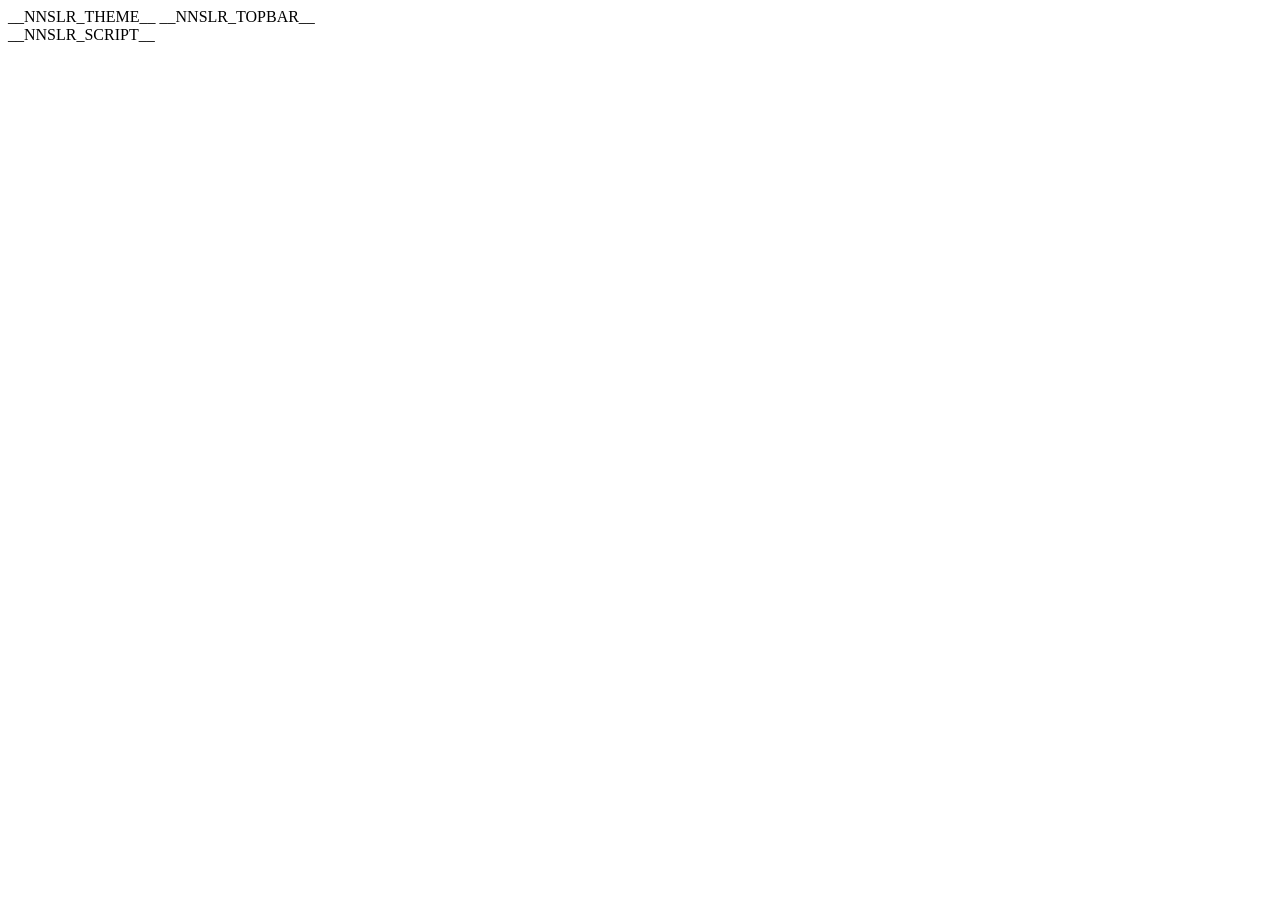
<file: src/nnslr_tools/web/control.html>
<!doctype html>
<html lang="en">
<head>
<meta charset="utf-8">
<meta name="viewport" content="width=device-width, initial-scale=1, viewport-fit=cover">
<meta name="color-scheme" content="light dark">
__NNSLR_THEME__
<title>__NNSLR_TITLE__</title>
<style>
__NNSLR_SHARED_CSS__
/* Overview, Prepare, Train, Evaluate: one page, a tab each (web/src/pages/control.ts, web/src/control/ControlApp.vue). */
.live.off{color:var(--bad)}
.sr-only{position:absolute;width:1px;height:1px;padding:0;margin:-1px;overflow:hidden;clip:rect(0 0 0 0);white-space:nowrap;border:0}
.banner{margin:0;padding:12px 16px;border-radius:14px;background:var(--warn-soft);color:var(--fg);border:1px solid var(--warn)}
.page>*{animation:tab-in .22s ease-out}
@keyframes tab-in{from{opacity:0;transform:translateY(4px)}to{opacity:1;transform:none}}
.page>section{min-width:0}
/* Prepare, Train: work running goes first, under the title; the last finished job stays at the bottom. */
.page>.banner{order:-3}.page>.page-head{order:-2}.page>.live-section.now{order:-1}
.section-title{display:flex;align-items:center;gap:8px;margin:6px 2px 8px;font-size:20px;font-weight:600;letter-spacing:-.018em;
color:var(--fg)}
.count-badge{min-width:20px;height:20px;padding:0 6px;border-radius:10px;background:var(--rev-soft);color:var(--rev);font-size:12px;
letter-spacing:0;display:inline-grid;place-items:center;font-variant-numeric:tabular-nums}
.live-section{display:flex;flex-direction:column;gap:12px}
.live-section>.section-title{margin-bottom:-2px}
.jp-list{display:flex;flex-direction:column;gap:12px}
.side{display:flex;flex-direction:column;gap:14px;min-width:0}
/* Disabled buttons stay legible (flat, muted text): the reason next to them explains why. */
.loop-row .btn:disabled,.side .btn:disabled{opacity:1;background:transparent;border-color:var(--line);color:var(--muted)}
.loop-row .btn.primary:disabled{background:var(--accent-soft);border-color:var(--tab-on-ring);color:var(--tab-on-fg)}
.reason{margin:0}

/* Colour of a phase: blue review (an action), amber prepare (machine work waiting), green train / done. */
.k-review{--k:var(--rev);--k-soft:var(--rev-soft)}
.k-prepare{--k:var(--todo);--k-soft:var(--todo-soft)}
.k-train,.k-done{--k:var(--ok);--k-soft:var(--ok-soft)}
/* The Overview's running work (RunRow.vue): one row per job, a tap opens its sheet, Stop beside it. */
.run-card{display:flex;flex-direction:column;gap:4px;padding:14px 10px 10px}
.run-card .run-title{margin:0 12px 2px;font-size:13px;font-weight:600;color:var(--muted);text-transform:uppercase;letter-spacing:.04em}
.run-row{appearance:none;border:0;background:none;font:inherit;color:inherit;text-align:left;width:100%;display:flex;align-items:center;
gap:12px;padding:10px 12px;border-radius:12px;min-height:56px}
button.run-row{cursor:pointer;transition:background .15s}
button.run-row:hover{background:var(--surface-2)}
button.run-row:active{background:var(--surface-3)}
.run-icon{flex:none;width:36px;height:36px;border-radius:10px;display:grid;place-items:center;background:var(--rev-soft)}
.run-row.failed .run-icon{background:var(--bad-soft);color:var(--bad);font-weight:800;font-size:17px}
.run-main{flex:1;min-width:0;display:flex;flex-direction:column;gap:3px}
.run-name{font-size:15.5px;font-weight:600;letter-spacing:-.012em;overflow:hidden;text-overflow:ellipsis;white-space:nowrap}
.run-line{font-size:13px;color:var(--muted);font-variant-numeric:tabular-nums;overflow:hidden;display:-webkit-box;-webkit-line-clamp:2;line-clamp:2;-webkit-box-orient:vertical}
.run-row.failed .run-line{color:var(--bad);white-space:normal}
.run-bar{position:relative;height:4px;margin-top:3px;border-radius:2px;background:var(--surface-3);overflow:hidden}
.run-bar span{display:block;height:100%;width:0;border-radius:2px;background:var(--rev);transition:width .6s ease}
.run-bar.indeterminate span{position:absolute;width:35%;animation:live-slide 1.4s ease-in-out infinite}
.run-chev{flex:none;color:var(--muted);font-size:20px}
.run-item{display:flex;align-items:center;gap:4px}
.run-item .run-row{flex:1;min-width:0}
.run-stop{flex:none;margin-right:6px}
@media (max-width:520px){.run-item:has(.run-stop) .run-chev{display:none}.run-item:has(.run-stop) .run-row{padding-right:4px}}
@media (prefers-reduced-motion:reduce){.run-bar span{transition:none}.run-bar.indeterminate span{animation:none}}

/* The loop of the work (Overview, LoopRows.vue): four numbered rows in their order, each with how much waits and its one
   button; a row with work waiting has its number in its phase's colour, the first of them a ring. */
.loop{display:grid;grid-template-columns:repeat(4,minmax(0,1fr));gap:14px}
.loop-row{display:flex;flex-direction:column;gap:6px;min-width:0;padding:18px 20px;border-radius:18px;background:var(--surface);
box-shadow:var(--shadow)}
.loop-row.primary{box-shadow:0 0 0 2px var(--k),var(--shadow)}
.loop-head{display:flex;align-items:center;gap:8px;font-size:14px;font-weight:600;letter-spacing:-.01em;color:var(--muted);
text-decoration:none}
.loop-head::after{content:"›";margin-left:auto;letter-spacing:0;font-size:20px;line-height:1;opacity:.5;transition:transform .2s}
.loop-head:hover{color:var(--fg)}
.loop-head:hover::after{transform:translateX(3px);opacity:1}
.loop-num{width:22px;height:22px;border-radius:50%;flex:none;display:grid;place-items:center;background:var(--surface-3);
color:var(--muted);font-size:12px;font-weight:600;letter-spacing:0}
.loop-row.waiting .loop-num{background:var(--k);color:#fff}
.loop-big{font-size:22px;line-height:1.2;font-weight:600;letter-spacing:-.022em;font-variant-numeric:tabular-nums}
.loop-note{margin:0;font-size:13px;color:var(--muted);overflow-wrap:anywhere}
.loop-note.warn-text{color:var(--warn)}
.loop-act{margin-top:auto;padding-top:8px;display:flex;flex-direction:column;align-items:stretch;gap:6px}
.loop-act:empty{display:none}
.loop-act .btn{justify-content:center}
.loop-running{display:inline-flex;align-items:center;gap:7px;max-width:100%;padding:5px 11px;border-radius:12px;
background:var(--rev-soft);color:var(--rev);font-size:13px;font-weight:500;font-variant-numeric:tabular-nums;overflow-wrap:anywhere}
.loop-running::before{content:"";width:7px;height:7px;flex:none;border-radius:50%;background:currentColor;animation:pulse 1.2s infinite}
.loop-ok{align-self:flex-start;width:28px;height:28px;border-radius:50%;display:grid;place-items:center;background:var(--ok-soft);color:var(--ok);
font-weight:700}

/* Nothing running: a calm card. */
.idle{display:flex;align-items:center;gap:14px}
.idle-icon{width:44px;height:44px;border-radius:14px;display:grid;place-items:center;flex:none;background:var(--ok-soft);color:var(--ok)}
.idle-icon svg{width:24px;height:24px}
.idle.waiting .idle-icon{background:var(--surface-2);color:var(--muted)}
.idle-text{display:flex;flex-direction:column;gap:2px;min-width:0}
.idle-text strong{font-size:16px}
.idle-text span{color:var(--muted);font-size:13.5px}

/* A job, live (JobProgress.vue): head, big percent, bar, what it is doing, the steps on the right. */
.jp{position:relative;overflow:hidden;display:flex;flex-direction:column;gap:16px;min-width:0;padding:20px 22px;border-radius:18px;
background:var(--surface);box-shadow:var(--shadow)}
.jp-running::before{content:"";position:absolute;left:0;right:0;top:0;height:2px;
background:linear-gradient(90deg,transparent,var(--rev),transparent);background-size:50% 100%;background-repeat:no-repeat;
animation:jp-scan 2.6s linear infinite}
@keyframes jp-scan{from{background-position:-100% 0}to{background-position:200% 0}}
.jp-head{display:flex;align-items:center;gap:12px;min-width:0}
.jp-icon{width:38px;height:38px;border-radius:12px;display:grid;place-items:center;flex:none;background:var(--surface-2);color:var(--muted)}
.jp-icon.run{background:var(--rev-soft);color:var(--rev)}
.jp-icon.ok{background:var(--ok-soft);color:var(--ok)}
.jp-icon.bad{background:var(--bad-soft);color:var(--bad)}
.jp-icon.warn{background:var(--warn-soft);color:var(--warn)}
.jp-icon svg{width:18px;height:18px}
.jp-icon .spinner{width:18px;height:18px}
.jp-title{flex:1;min-width:0;display:flex;flex-direction:column;gap:1px}
.jp-title h3{margin:0;font-size:17px;font-weight:600;letter-spacing:-.015em;overflow:hidden;text-overflow:ellipsis;white-space:nowrap}
.jp-kicker{font-size:11.5px;font-weight:600;letter-spacing:0;color:var(--muted)}
.jp-when{font-size:13px;color:var(--muted);font-variant-numeric:tabular-nums}
/* How the training was launched (panel._settings_of): chips under its title. */
.jp-settings{list-style:none;margin:0;padding:0;display:flex;flex-wrap:wrap;gap:6px}
.jp-settings li{padding:3px 10px;border-radius:999px;background:var(--surface-2);font-size:12.5px;color:var(--fg);
font-variant-numeric:tabular-nums;white-space:nowrap}
.jp-settings li:first-child{font-weight:600}
.jp-body{display:grid;grid-template-columns:minmax(0,1fr);gap:18px 28px;align-items:start}
.jp.has-steps .jp-body{grid-template-columns:minmax(0,1fr) minmax(250px,320px)}
.jp-main{display:flex;flex-direction:column;gap:10px;min-width:0}
.jp-figure{display:flex;align-items:baseline;flex-wrap:wrap;gap:4px 16px}
.jp-big{font-size:44px;font-weight:600;letter-spacing:-.035em;line-height:1;font-variant-numeric:tabular-nums}
.jp-big small{margin-left:2px;font-size:22px;font-weight:650;letter-spacing:-.01em;color:var(--muted)}
.jp-big-word{font-size:24px;font-weight:600;letter-spacing:-.02em;line-height:1.1}
.jp-running .jp-big-word{color:var(--rev)}
.jp-big-word.ok{color:var(--ok)}.jp-big-word.bad{color:var(--bad)}.jp-big-word.warn{color:var(--warn)}
.jp-eta{font-size:14px;color:var(--muted);font-variant-numeric:tabular-nums}
.jp-bar{position:relative;height:6px;border-radius:3px;background:var(--surface-3);overflow:hidden}
.jp-bar span{position:relative;display:block;height:100%;width:0;border-radius:5px;overflow:hidden;
background:var(--accent);transition:width .8s cubic-bezier(.2,.8,.2,1)}
.jp-running .jp-bar:not(.indeterminate) span::after{content:"";position:absolute;inset:0;
background:linear-gradient(90deg,transparent,rgba(255,255,255,.35),transparent);transform:translateX(-100%);animation:jp-shine 2s ease-in-out infinite}
@keyframes jp-shine{to{transform:translateX(100%)}}
.jp-bar.ok span{background:var(--ok)}.jp-bar.bad span{background:var(--bad)}.jp-bar.warn span{background:var(--warn)}
.jp-bar.indeterminate span{position:absolute;width:35%;animation:live-slide 1.4s ease-in-out infinite}
@keyframes live-slide{0%{left:-35%}100%{left:100%}}
.jp-detail{margin:0;font-size:15px;font-weight:650;font-variant-numeric:tabular-nums}
.jp-stopped{margin:0;color:var(--bad);font-size:14px}
.jp-failure{margin:0;font-size:15px;font-weight:600;line-height:1.35}
.jp-line{margin:0;color:var(--muted);font-size:13.5px;overflow-wrap:anywhere;display:-webkit-box;-webkit-line-clamp:2;line-clamp:2;
-webkit-box-orient:vertical;overflow:hidden}
.jp-line.bad{color:var(--fg)}
.jp-actions{display:flex;flex-wrap:wrap;gap:8px;margin-top:4px}
.jp-actions .btn{min-width:104px}
/* A button that stays on (Follow of the log sheet): tinted like the chosen tab. */
.btn[aria-pressed="true"]{background:var(--accent-soft);color:var(--accent)}
.sheet-outcome{margin:0 0 12px;font-size:15px;line-height:1.4}
.sheet-outcome small{display:block;margin-top:2px;font-size:13px;color:var(--muted)}

.spinner{width:16px;height:16px;border-radius:50%;border:2.5px solid var(--line-strong);border-top-color:var(--rev);flex:none;
animation:live-spin .8s linear infinite}
@keyframes live-spin{to{transform:rotate(360deg)}}

/* The steps of a job (JobSteps.vue): a vertical timeline, done green with a check, current blue and pulsing. */
.jp-steps{list-style:none;margin:0;padding:12px 14px;border-radius:16px;background:var(--surface-2);border:1px solid var(--line);
display:flex;flex-direction:column}
.jp-steps li{position:relative;display:flex;align-items:flex-start;gap:10px;padding:5px 0;font-size:13.5px;color:var(--muted)}
.jp-steps li::after{content:"";position:absolute;left:10px;top:29px;bottom:-5px;width:2px;border-radius:1px;background:var(--line-strong)}
.jp-steps li:last-child::after{display:none}
.jp-steps li.done::after{background:var(--ok)}
.jp-mark{position:relative;z-index:1;width:22px;height:22px;border-radius:50%;flex:none;display:grid;place-items:center;
border:1.5px solid var(--line-strong);background:var(--surface);color:var(--muted);font-size:11px;font-weight:700;font-variant-numeric:tabular-nums}
.jp-mark svg{width:12px;height:12px}
.jp-step-body{flex:1;min-width:0;display:grid;grid-template-columns:1fr auto;column-gap:8px;align-items:baseline}
.jp-step-label{padding-top:2px;line-height:1.35;min-width:0}
/* The percent of each step: 100% when done, the count of the current one while it runs. */
.jp-step-pct{font-size:12px;font-weight:650;color:var(--muted);font-variant-numeric:tabular-nums}
.jp-steps li.current .jp-step-pct{color:var(--rev)}
.jp-step-bar{grid-column:1 / -1;height:4px;margin:6px 0 2px;border-radius:2px;background:var(--surface-3);overflow:hidden;position:relative}
.jp-step-bar span{display:block;height:100%;border-radius:2px;background:var(--rev);transition:width .6s ease}
.jp-step-bar.indeterminate span{position:absolute;width:30%;animation:jp-step-slide 1.4s ease-in-out infinite}
@keyframes jp-step-slide{0%{left:-30%}100%{left:100%}}
.jp-step-text{grid-column:1 / -1;font-size:12px;font-weight:400;color:var(--muted);overflow:hidden;text-overflow:ellipsis;white-space:nowrap}
@media (prefers-reduced-motion:reduce){.jp-step-bar.indeterminate span{animation:none;left:0}}
.jp-steps li.done{color:var(--fg)}
.jp-steps li.done .jp-mark{background:var(--ok);border-color:var(--ok);color:var(--on-ok)}
.jp-steps li.current{color:var(--fg);font-weight:650}
.jp-steps li.current .jp-mark{background:var(--rev);border-color:var(--rev);color:#fff;animation:jp-pulse 1.6s ease-out infinite}
@keyframes jp-pulse{0%{box-shadow:0 0 0 0 color-mix(in srgb,var(--rev) 55%,transparent)}100%{box-shadow:0 0 0 9px transparent}}
.jp-steps li.failed{color:var(--bad);font-weight:650}
.jp-steps li.failed .jp-mark{background:var(--bad);border-color:var(--bad);color:#fff}

/* The routes a preparation is working on. */
.prep-routes{list-style:none;margin:2px -10px 0;padding:0;display:flex;flex-direction:column;gap:2px}
.prep-drive{display:grid;grid-template-columns:minmax(0,1fr) auto;gap:4px 12px;align-items:center;font-size:13px;padding:6px 10px;border-radius:10px;color:inherit;text-decoration:none}
a.prep-drive{cursor:pointer;transition:background .15s}
a.prep-drive:hover{background:var(--btn-2)}
a.prep-drive:active{background:var(--btn-2-hover)}
.prep-chev{margin-left:8px;color:var(--muted);font-size:16px;line-height:1}
.prep-routes .bar{grid-column:1/-1;height:6px}
.prep-route{overflow:hidden;text-overflow:ellipsis;white-space:nowrap}
.prep-phase{color:var(--muted);text-align:right;font-variant-numeric:tabular-nums}
/* A phone: the drive's name on its own line, what it is doing under it, so neither cuts the other. */
@media (max-width:600px){.prep-drive{grid-template-columns:minmax(0,1fr)}.prep-phase{text-align:left}}

/* Prepare, Train: the card with the figure and the actions. */
.tab-card{display:flex;flex-direction:column;gap:16px}
.tab-card h2{margin:0 0 6px}
.tab-card-head{display:flex;flex-wrap:wrap;align-items:flex-end;justify-content:space-between;gap:12px 24px}
.figure{font-size:26px;font-weight:750;letter-spacing:-.02em;line-height:1.15;font-variant-numeric:tabular-nums}
.figure-unit{margin-left:8px;font-size:15px;font-weight:500;letter-spacing:0;color:var(--muted)}
.figure-note{margin:4px 0 0;color:var(--muted);font-size:13.5px}
.chips{list-style:none;margin:0;padding:0;display:flex;flex-wrap:wrap;gap:8px}
.chips li{padding:4px 12px;border-radius:999px;background:var(--todo-soft);color:var(--todo);font-size:13px}
.numbers{display:grid;grid-template-columns:repeat(auto-fit,minmax(min(100%,300px),1fr));gap:14px}
.number{display:flex;flex-direction:column;gap:8px}
.number h2{margin:0}
.number .figure-note{margin:0}
.goal{display:flex;gap:4px}
.goal span{flex:1;height:8px;border-radius:4px;background:var(--surface-3)}
.goal span.on{background:var(--ok)}

/* The sparklines (components/Spark.vue). */
.spark{height:44px;margin:10px 0 6px;border-radius:8px;background:var(--surface-2);overflow:hidden}
.spark svg{width:100%;height:100%;display:block}
/* The recent jobs, rows of an iOS list (JobItem.vue): the whole row opens the details. */
.card .list:has(.job-item){gap:0;margin:0 -10px}
.job-item{display:flex;align-items:center;gap:8px;border-radius:12px}
.job-item+.job-item{border-top:.5px solid var(--line-strong)}
.job-open{appearance:none;border:0;background:none;font:inherit;color:inherit;text-align:left;flex:1;min-width:0;display:flex;
align-items:center;gap:12px;padding:10px;border-radius:12px;cursor:pointer}
.job-open:hover{background:var(--surface-2)}a.job-open{text-decoration:none}
.job-open .grow{flex:1;min-width:0;display:flex;flex-direction:column}
.job-open .what{font-weight:500;letter-spacing:-.01em}
.job-open .sub{color:var(--muted);font-size:13px;overflow-wrap:anywhere}
.job-mark{width:26px;height:26px;border-radius:50%;flex:none;display:grid;place-items:center;font-size:12px;font-weight:700;color:#fff;
background:var(--muted)}
.job-mark.ok{background:var(--ok)}.job-mark.bad{background:var(--bad)}.job-mark.warn{background:var(--surface-3);color:var(--muted);font-size:9px}
.job-mark.run{background:none;border:2.5px solid var(--line-strong);border-top-color:var(--accent);animation:live-spin 1s linear infinite}
.job-go{color:var(--muted);font-size:20px;line-height:1;opacity:.5}
.side .note{margin:10px 0 0}

/* How a training is going (TrainingCharts.vue, charts/LineChart.vue): train blue, validation orange, the two
   first slots of the reference categorical palette of the dataviz method, validated on both surfaces. */
:root{--c-train:#3987e5;--c-val:#d95926}
:root[data-theme="light"]{--c-train:#2a78d6;--c-val:#eb6834}
@media (prefers-color-scheme:light){:root[data-theme="auto"]{--c-train:#2a78d6;--c-val:#eb6834}}
.training{display:flex;flex-direction:column;gap:18px}
.training>h2{margin:0}
.training-wait{display:flex;align-items:center;gap:16px;color:var(--muted)}
.training-wait svg{width:72px;height:48px;flex:none;color:var(--line-strong)}
.training-wait p{margin:0;display:flex;flex-direction:column;gap:2px;font-size:14px}
.training-wait strong{color:var(--fg);font-weight:600;font-size:15px}
.tiles{display:grid;grid-template-columns:repeat(auto-fit,minmax(200px,1fr));gap:10px}
.tile{display:flex;flex-direction:column;gap:2px;min-width:0;padding:12px 14px;border-radius:14px;background:var(--surface-2);border:1px solid var(--line)}
.tile-label{font-size:12.5px;color:var(--muted)}
.tile-value{font-size:24px;font-weight:700;letter-spacing:-.02em;line-height:1.25}
.tile-value small{font-size:14px;font-weight:500;letter-spacing:0;color:var(--muted)}
.tile-note{font-size:12.5px;color:var(--muted)}
.net{display:flex;flex-direction:column;gap:10px;padding-top:16px;border-top:1px solid var(--line)}
.net h3{margin:0;display:flex;flex-wrap:wrap;align-items:baseline;gap:2px 10px;font-size:16px;font-weight:700}
.net h3 span{font-size:13px;font-weight:400;color:var(--muted)}
.net-wait{margin:0;padding:18px;border-radius:14px;border:1px dashed var(--line-strong);color:var(--muted);font-size:14px;text-align:center}
.net-charts{display:grid;grid-template-columns:repeat(2,minmax(0,1fr));gap:16px 28px}
.chart{margin:0;min-width:0;padding:12px 14px 6px;border:1px solid var(--line);border-radius:14px;background:var(--surface)}
.chart-head{display:flex;flex-wrap:wrap;align-items:center;justify-content:space-between;gap:4px 14px;margin-bottom:4px}
.chart-title{font-size:13px;font-weight:600}
.chart-legend{display:flex;gap:14px;font-size:12.5px;color:var(--muted)}
.chart-key{display:inline-flex;align-items:center;gap:6px}
.chart-swatch{width:14px;height:2px;border-radius:1px}
.chart-plot{position:relative;min-width:0;border-radius:10px;touch-action:pan-y;cursor:crosshair}
.chart-plot svg{display:block;max-width:100%;overflow:visible}
.chart-grid line{stroke:var(--grid);stroke-width:1}
.chart-axis text,.chart-now text,.chart-best text,.chart-end{font-size:11px;fill:var(--muted);font-variant-numeric:tabular-nums}
.chart-best text,.chart-end{fill:var(--fg);font-weight:600}
.chart-now rect{fill:var(--accent-soft)}
.chart-line{fill:none;stroke-width:2;stroke-linejoin:round;stroke-linecap:round}
.chart-dot{stroke:var(--surface);stroke-width:2}
.chart-best circle{fill:none;stroke-width:1.5}
.chart-best text{paint-order:stroke;stroke:var(--surface);stroke-width:4px;stroke-linejoin:round}
.chart-cross{stroke:var(--line-strong);stroke-width:1}
.chart-empty{position:absolute;inset:16px 64px 26px 46px;display:grid;place-items:center;color:var(--muted);font-size:13px}
.chart-tip{position:absolute;top:6px;z-index:2;min-width:132px;padding:8px 10px;border-radius:10px;pointer-events:none;
background:var(--surface);border:1px solid var(--line-strong);box-shadow:var(--tip-shadow);font-size:12.5px;transform:translateX(12px)}
.chart-tip.flip{transform:translateX(calc(-100% - 12px))}
.chart-tip-head{margin-bottom:4px;color:var(--muted)}
.chart-tip-row{display:flex;align-items:center;gap:8px;white-space:nowrap}
.chart-tip-row strong{min-width:46px;font-variant-numeric:tabular-nums}
.chart-tip-row span:last-child{color:var(--muted)}
.chart-tip-key{width:12px;height:2px;border-radius:1px;flex:none}
.chart-table summary{cursor:pointer;width:max-content;color:var(--muted);font-size:13.5px}
.chart-table summary:hover{color:var(--fg)}
.chart-table table{margin-top:6px;font-size:13px}
.chart-table caption{padding:10px 0 4px;text-align:left;font-weight:600}
.chart-table th,.chart-table td{padding:6px 10px}

/* The actions (ActionList.vue): one card each, the whole card the button: icon, label, one sentence, and why
   not now (amber) when it cannot start; a dashed outline when it is off. */
.acts{list-style:none;margin:0;padding:0;display:grid;grid-template-columns:repeat(auto-fit,minmax(min(100%,340px),1fr));gap:10px}
.act{display:flex;min-width:0}
.act-card{appearance:none;font:inherit;color:inherit;text-align:left;width:100%;display:flex;align-items:center;gap:14px;
padding:14px 16px;border-radius:14px;border:0;background:var(--surface-2);cursor:pointer;min-height:72px;
transition:background .2s,transform .1s}
.act-card:hover:not(:disabled){background:var(--surface-3)}
.act-card:active:not(:disabled){transform:scale(.99)}
.act-icon{width:38px;height:38px;border-radius:10px;flex:none;display:grid;place-items:center;background:var(--accent);color:#fff}
.act-icon .icon{width:20px;height:20px}
.act-body{flex:1;min-width:0;display:flex;flex-direction:column;gap:2px}
.act-label{font-weight:600;font-size:15.5px;letter-spacing:-.012em}
.act-text{color:var(--muted);font-size:13.5px;line-height:1.4}
.act-reason{color:var(--muted);font-size:13px;line-height:1.4}
.act-go{align-self:center;color:var(--muted);font-size:20px;line-height:1;opacity:.5;transition:transform .2s,opacity .2s}
.act-go::before{content:"›"}
.act-card:hover:not(:disabled) .act-go{transform:translateX(2px);opacity:.9}
.act-card:disabled{cursor:default;background:var(--surface-2);opacity:.6}
.act-card:disabled .act-icon{background:var(--surface-3);color:var(--muted)}
.act-card:disabled .act-label{color:var(--fg)}
.act-card:disabled .act-go{visibility:hidden}

/* Train a model (TrainStart.vue): where it starts, one card each (a small drawing, label, sentence, the
   reason when it is not available), then Start training. */
.train-start{display:flex;flex-direction:column;gap:14px;padding-top:16px;border-top:1px solid var(--line)}
.ts-head{display:flex;align-items:flex-start;gap:14px}
.ts-title{margin:0;font-size:15.5px;font-weight:700}
.ts-text{margin:3px 0 0;color:var(--muted);font-size:13.5px;max-width:80ch}
.starts{margin:0;padding:0;border:0;min-width:0;display:grid;grid-template-columns:repeat(auto-fit,minmax(min(100%,230px),1fr));gap:10px}
.ts-legend{padding:0;margin:0 0 10px;font-size:12px;font-weight:600;letter-spacing:0;color:var(--muted)}
.start{position:relative;display:flex;flex-direction:column;gap:12px;min-width:0;padding:14px;border-radius:16px;
border:1px solid var(--line-strong);background:var(--surface-2);cursor:pointer;transition:border-color .2s,box-shadow .2s,background .2s}
.start:hover{border-color:var(--hover-line)}
.start input{position:absolute;opacity:0;pointer-events:none}
.start.on{border-color:var(--accent);background:var(--card-grad),var(--surface);box-shadow:0 0 0 1px var(--accent),0 10px 28px var(--accent-soft)}
.start:has(input:focus-visible){outline:3px solid var(--focus);outline-offset:2px}
.start.off{cursor:not-allowed;background:transparent;border-style:dashed}
.start-art{width:48px;height:48px;border-radius:14px;flex:none;display:grid;place-items:center;background:var(--accent-soft);color:var(--accent)}
.start-art .icon{width:28px;height:28px}
.start.off .start-art{background:var(--surface-2);color:var(--muted)}
.start-body{display:flex;flex-direction:column;gap:4px;min-width:0;padding-right:26px}
.start-label{display:flex;flex-wrap:wrap;align-items:center;gap:4px 8px;font-weight:700;font-size:15px}
.start.off .start-label{color:var(--muted)}
.start-tag{padding:1px 8px;border-radius:999px;background:var(--ok-soft);color:var(--ok);font-size:11.5px;font-weight:600}
.start-text{color:var(--muted);font-size:13px;line-height:1.4}
.start-reason{display:inline-block;margin-top:4px;color:var(--todo)}
.start-check{position:absolute;top:12px;right:12px;width:26px;height:26px;border-radius:50%;background:var(--accent);color:#fff;
display:grid;place-items:center;opacity:0;transform:scale(.6);transition:opacity .2s,transform .2s}
.start-check svg{width:16px;height:16px}
.start.on .start-check{opacity:1;transform:none}
.ts-go{display:flex;flex-wrap:wrap;align-items:center;gap:8px 16px}
.ts-go .btn{min-width:220px}
.ts-go .btn.primary:disabled{opacity:1;background:var(--accent-soft);border-color:var(--tab-on-ring);color:var(--tab-on-fg);box-shadow:none}
.ts-go .reason{font-size:13px;color:var(--todo)}
.ts-from{margin:0;color:var(--muted);font-size:13.5px}
.ts-from strong{color:var(--fg);font-weight:600}
.figure-link{margin-left:4px;color:var(--rev);text-decoration:none;white-space:nowrap}
.figure-link:hover{text-decoration:underline;text-underline-offset:2px}



/* What the dataset holds (DatasetSection.vue): figures, bar lists, the split as one stacked bar, the routes.
   The split takes the first five slots of the reference categorical palette (validated, both themes): train
   and validation are the blue and orange of the training charts. */
:root{--split-3:#199e70;--split-4:#c98500;--split-5:#d55181}
:root[data-theme="light"]{--split-3:#1baf7a;--split-4:#eda100;--split-5:#e87ba4}
@media (prefers-color-scheme:light){:root[data-theme="auto"]{--split-3:#1baf7a;--split-4:#eda100;--split-5:#e87ba4}}
.dataset{display:flex;flex-direction:column;gap:18px;scroll-margin-top:140px}
.ds-head{display:flex;flex-wrap:wrap;align-items:baseline;justify-content:space-between;gap:4px 12px}
.ds-head h2{margin:0}
.ds-when{margin-left:10px;font-size:12.5px;font-weight:500;letter-spacing:0;text-transform:none;color:var(--muted)}
.ds-head .ds-when{margin:0}
.ds-figures{display:flex;flex-wrap:wrap;gap:8px 32px}
.ds-figure{display:flex;align-items:baseline;gap:8px}
.ds-value{font-size:28px;font-weight:750;letter-spacing:-.02em;line-height:1.1;font-variant-numeric:tabular-nums}
.ds-unit{font-size:15px;color:var(--muted)}
.ds-grid{display:grid;grid-template-columns:repeat(2,minmax(0,1fr));gap:18px 36px}
.ds-block{display:flex;flex-direction:column;gap:10px;min-width:0}
.dataset>.ds-grid,.dataset>.ds-block{padding-top:16px;border-top:1px solid var(--line)}
.ds-title{margin:0;display:flex;flex-wrap:wrap;align-items:baseline;font-size:13px;font-weight:600;letter-spacing:0;color:var(--muted)}
.ds-block .ds-title:not(:first-child){margin-top:12px}
.barlist{list-style:none;margin:0;padding:0;display:flex;flex-direction:column;gap:6px}
.barlist li{display:grid;grid-template-columns:minmax(96px,34%) minmax(0,1fr) 64px;align-items:center;gap:10px;font-size:13.5px}
.barlist.share li{grid-template-columns:minmax(96px,34%) minmax(0,1fr) 104px}
.bl-label{overflow:hidden;text-overflow:ellipsis;white-space:nowrap}
.bl-track{height:10px;border-radius:0 4px 4px 0;background:color-mix(in srgb,var(--surface-3) 70%,transparent)}
.bl-track span{display:block;height:100%;border-radius:0 4px 4px 0;background:var(--series)}
.bl-value{text-align:right;font-weight:600;font-variant-numeric:tabular-nums;white-space:nowrap}
.bl-value small{margin-left:6px;font-size:12px;font-weight:500;color:var(--muted)}
.ds-import p{margin:0;font-size:14px}
.ds-import .ds-warn{margin-top:8px;padding:10px 12px;border-radius:12px;font-size:13.5px;background:var(--warn-soft);
border:1px solid color-mix(in srgb,var(--warn) 35%,transparent)}
.split-bar{display:flex;gap:2px;height:16px;border-radius:5px;overflow:hidden}
.split-bar span{flex-basis:0;min-width:3px}
.split-1{background:var(--c-train)}.split-2{background:var(--c-val)}.split-3{background:var(--split-3)}
.split-4{background:var(--split-4)}.split-5{background:var(--split-5)}.split-0{background:var(--line-strong)}
.split-legend{list-style:none;margin:0;padding:0;display:flex;flex-wrap:wrap;gap:6px 22px;font-size:13.5px}
.split-legend li{display:inline-flex;align-items:center;gap:7px}
.split-legend strong{font-weight:650;font-variant-numeric:tabular-nums}
.split-share{font-size:12.5px;color:var(--muted);font-variant-numeric:tabular-nums}
.split-key{width:10px;height:10px;border-radius:3px;flex:none}
.dataset .note{margin:0;font-size:13px;max-width:90ch}
.ds-routes{font-size:13.5px}
.ds-routes td,.ds-routes th{padding:8px 10px}
.ds-routes tfoot th,.ds-routes tfoot td{border-top:1px solid var(--line-strong);border-bottom:0;font-weight:650;color:var(--fg);
text-transform:none;letter-spacing:0;font-size:13.5px}

/* The details of a job in the sheet: a summary line, the steps, the log as plain text. */
.sheet .jp-steps{padding:10px 14px}

/* Pills: 'to review' neutral and 'to import' green, both with a hollow dot (not done yet). */
.pill.hollow::before{background:transparent;box-shadow:inset 0 0 0 1.5px currentColor}

/* Routes table: the route column has a fixed width, numbers right-aligned. */
.table-card{padding:18px 0 4px}
.table-card h2{padding:0 20px}
.table-card table{table-layout:fixed}
col.c-route{width:200px}
col.c-seg{width:100px}
col.c-frames{width:120px}
col.c-objects{width:124px}
col.c-state{width:228px}
.table-card th{overflow:hidden;text-overflow:ellipsis}
.table-card th:first-child,.table-card td:first-child{padding-left:20px}
.table-card th:last-child,.table-card td:last-child{padding-right:20px}
.table-card tbody tr:hover td{background:var(--accent-soft)}
.num{text-align:right;font-variant-numeric:tabular-nums;white-space:nowrap}
td.route{overflow:hidden;text-overflow:ellipsis;white-space:nowrap}
td.route a{font-family:var(--font-data);font-size:12.5px;color:var(--fg);text-decoration:none}
td.route a:hover{color:var(--rev);text-decoration:underline;text-underline-offset:2px}
td.none{color:var(--muted)}
/* Bar, then the count in a fixed right-aligned slot, so every bar ends at the same x. */
.reviewed{display:flex;align-items:center;gap:10px}
.reviewed .bar{flex:1;min-width:40px}
.reviewed .num{flex:none;width:11ch;font-size:12.5px;color:var(--muted)}
td .note{display:block;margin-top:4px;font-size:12px}
.table-card .empty{padding:0 20px 14px}

/* Evaluate (EvaluateTab.vue and its sections): the runs as a table (a row opens the run), the run in detail, the
   reader per label, the detector per sign size, the split, experiment B, two runs compared. Only the tokens of
   shared.css and the series colours above, so both themes follow. */
.muted{color:var(--muted)}
.runs-card,.eval-card,.run-detail{display:flex;flex-direction:column;gap:16px;min-width:0}
.runs-card{gap:12px}
.runs-card .count-badge{margin-left:8px;vertical-align:1px}
.eval-card>.ds-block{padding-top:16px;border-top:1px solid var(--line)}
.eval-what{margin-left:10px;font-size:13px;font-weight:400;letter-spacing:0;text-transform:none;color:var(--muted)}
.run-empty{display:flex;align-items:center;gap:14px}
.run-empty .idle-icon{background:var(--accent-soft);color:var(--accent)}
.run-empty .flow-link{margin-top:6px;width:max-content}
.runs{font-size:13.5px}
.runs th,.runs td{padding:10px}
.runs td{vertical-align:top}
.runs tbody tr{cursor:pointer}
.runs tbody tr:hover td{background:var(--surface-2)}
.runs tbody tr.on td{background:var(--accent-soft)}
.runs tbody tr.on td:first-child{box-shadow:inset 3px 0 0 var(--accent)}
.run-name{appearance:none;border:0;background:none;padding:0;font:inherit;font-weight:650;color:var(--fg);cursor:pointer;
font-variant-numeric:tabular-nums;text-align:left;border-radius:4px}
.run-name:hover{color:var(--rev)}
.run-sub{display:block;margin-top:2px;font-size:12px;font-weight:400;color:var(--muted);white-space:normal}
.runs td.num .run-sub{white-space:nowrap}
.runs .pill{margin-bottom:1px}
.run-none{color:var(--muted);font-size:13px}
.run-detail{scroll-margin-top:140px}
.rd-head{display:flex;align-items:center;justify-content:space-between;gap:12px}
.rd-title{display:flex;flex-direction:column;gap:1px;min-width:0}
.run-detail .rd-title h2{margin:0;font-size:22px;font-weight:700;letter-spacing:-.01em;text-transform:none;color:var(--fg);
font-variant-numeric:tabular-nums;overflow-wrap:anywhere}
.rd-where{margin:0;font-size:14.5px;font-weight:600}
.rd-where.running{color:var(--rev)}.rd-where.finished{color:var(--ok)}.rd-where.incomplete{color:var(--warn)}
.rd-error{margin:0}
.rd-error code{display:block;padding:8px 10px;white-space:pre-wrap;word-break:break-word;border-color:var(--error-line)}
.run-detail>.note{margin:0}
.facts{display:grid;grid-template-columns:repeat(auto-fit,minmax(200px,1fr));gap:10px 24px;margin:0}
.facts>div{min-width:0}
.facts dt{font-size:12px;font-weight:600;letter-spacing:0;color:var(--muted)}
.facts dd{margin:3px 0 0;font-size:14px;overflow-wrap:anywhere}
.route-code{display:inline-block;margin:0 6px 4px 0}
/* A choice of two or three (Segmented.vue), marked as the tabs of the top bar. */
.seg{display:inline-flex;flex-wrap:wrap;gap:2px;padding:2px;width:max-content;max-width:100%;background:var(--seg-bg);border-radius:10px}
.seg button{appearance:none;border:0;background:none;color:var(--fg);font:inherit;font-weight:500;font-size:13.5px;padding:5px 14px;
border-radius:8px;cursor:pointer;min-height:30px;opacity:.85;transition:background .2s,box-shadow .2s}
.seg button:hover{opacity:1}
.seg button[aria-checked="true"]{opacity:1;font-weight:600;background:var(--seg-on);box-shadow:var(--seg-on-shadow)}
.seg button:disabled{cursor:default}.seg button:disabled:not([aria-checked="true"]){opacity:.4}
.seg-row{display:flex;flex-wrap:wrap;gap:8px 12px}
.sr-cars{margin:0 0 12px}.sr-cars button{font-size:12.5px;padding:3px 11px}
/* Train as an app: one line of data, the networks in a switcher, one card whose slot is the button or the progress. */
/* Training's line of data (TrainTab.vue): a link to Data › Dataset, as an iOS row with its chevron. */
.data-strip{display:flex;align-items:center;gap:14px;padding:14px 18px;color:inherit;text-decoration:none;transition:background .15s}
.data-strip:hover{background:var(--surface-2)}
.data-texts{flex:1;min-width:0;display:flex;flex-wrap:wrap;align-items:baseline;gap:2px 14px}
.data-line,.data-new{font-size:14px;line-height:1.4}
.data-line{margin-right:auto}
.data-new{color:var(--accent);font-size:13.5px}
.data-new.muted{color:var(--muted)}
.data-new.warn{color:var(--warn);font-size:13px}
.data-chev{color:var(--muted);font-size:20px;line-height:1}
/* Results › Drive (DriveView.vue): a drive replayed as in the car, on one screen: the frame (as tall as the window
   leaves), the drive at a glance at its side, the strip of the drive under it. */
.results-mode{margin-top:-6px}
.drive{display:flex;flex-direction:column;gap:10px;padding:16px 18px}
.drive-bar{display:grid;grid-template-columns:minmax(0,1.6fr) minmax(0,1fr) auto;align-items:center;gap:10px}
.drive-why{margin:0;font-size:13px;color:var(--muted)}
.drive-main{display:grid;grid-template-columns:minmax(0,1fr) 230px;grid-template-areas:"stage side" "time time";gap:12px 16px;align-items:start}
.drive-stage{grid-area:stage;position:relative;width:min(100%,calc((100dvh - 400px) * 1344 / 760));min-width:min(100%,420px);
justify-self:center;border-radius:12px;overflow:hidden;background:#000;cursor:pointer;outline-offset:3px}
.drive-stage img,.drive-stage video{position:absolute;inset:0;width:100%;height:100%;object-fit:fill;user-select:none;display:block}
.drive-making{position:absolute;left:12px;bottom:12px;padding:5px 11px;border-radius:999px;background:rgba(0,0,0,.6);color:#fff;
font-size:12.5px;font-variant-numeric:tabular-nums;-webkit-backdrop-filter:blur(10px);backdrop-filter:blur(10px)}
.drive-mark rect{fill:none}
.drive-mark text{font-weight:800;paint-order:stroke;stroke:rgba(0,0,0,.75);font-family:inherit}
.drive-mark.right rect{stroke:#30d158}.drive-mark.right text{fill:#30d158}
.drive-mark.wrong rect{stroke:#ff9f0a}.drive-mark.wrong text{fill:#ff9f0a}
.drive-mark.false rect{stroke:#ff453a}.drive-mark.false text{fill:#ff453a}
.drive-mark.missed rect{stroke:#fff;opacity:.9}.drive-mark.missed text{fill:#fff}
/* The limit as the car shows it: a round sign, red ring on white; under it what the signs say. */
.drive-hud{position:absolute;top:12px;left:12px;display:flex;flex-direction:column;align-items:center;gap:6px;padding:10px 10px 8px;
border-radius:16px;background:rgba(0,0,0,.55);-webkit-backdrop-filter:blur(12px);backdrop-filter:blur(12px);
box-shadow:0 0 0 2px transparent;transition:box-shadow .2s}
.drive-hud.right{box-shadow:0 0 0 2px #30d158}.drive-hud.wrong{box-shadow:0 0 0 2px #ff453a}
.drive-sign{width:64px;height:64px;border-radius:50%;display:grid;place-items:center;background:#fff;color:#111;
border:7px solid #e0242b;font-size:26px;font-weight:800;letter-spacing:-.04em;font-variant-numeric:tabular-nums}
.drive-sign.end{border-color:#888;font-size:16px;background:linear-gradient(135deg,#fff 44%,#555 44%,#555 56%,#fff 56%)}
.drive-sign.empty{border-color:#666;color:#666}
.drive-truth{font-size:12px;color:rgba(255,255,255,.8)}.drive-truth b{color:#fff;font-variant-numeric:tabular-nums}
.drive-side{grid-area:side;display:flex;flex-direction:column;gap:14px}
.drive-big{display:flex;flex-direction:column;gap:2px}
.drive-big strong{font-size:44px;font-weight:750;letter-spacing:-.03em;line-height:1;font-variant-numeric:tabular-nums}
.drive-big span{font-size:13px;color:var(--muted)}
.drive-facts{list-style:none;margin:0;padding:0;display:flex;flex-direction:column;gap:6px;font-size:13.5px}
.drive-facts b{font-variant-numeric:tabular-nums;color:var(--ok)}
.drive-facts-head{color:var(--muted);font-size:12.5px}
.drive-facts .wrong b{color:var(--warn)}.drive-facts .missed b{color:var(--muted)}.drive-facts .false b{color:var(--bad)}
.drive-now{margin:0;font-size:13.5px;color:var(--muted)}
.drive-now.right b{color:var(--ok)}.drive-now.wrong b{color:var(--bad)}
.drive-legend{list-style:none;margin:0;padding:0;display:grid;grid-template-columns:1fr 1fr;gap:4px 8px;font-size:12px;color:var(--muted)}
.drive-legend i{display:inline-block;width:10px;height:10px;border-radius:3px;margin-right:5px;vertical-align:-1px;border:2px solid}
.drive-legend .right{border-color:#30d158}.drive-legend .wrong{border-color:#ff9f0a}.drive-legend .false{border-color:#ff453a}
.drive-legend .missed{border-color:var(--muted);border-style:dashed}
.drive-time{grid-area:time;display:grid;grid-template-columns:auto minmax(0,1fr) auto;grid-template-areas:"play strip speed" ". pos .";
align-items:center;gap:4px 12px}
.drive-play{grid-area:play;min-width:96px;justify-content:center}
.drive-strip{grid-area:strip;width:100%;height:30px;cursor:pointer;touch-action:none;display:block}
.drive-strip .right{fill:var(--ok)}.drive-strip .wrong{fill:var(--bad)}.drive-strip .none{fill:var(--surface-3)}
.drive-strip .tick-model{stroke:var(--fg);stroke-width:.6;opacity:.7}.drive-strip .tick-truth{stroke:var(--muted);stroke-width:.6}
.drive-strip .head{fill:var(--accent)}
.drive-speed{grid-area:speed}
.drive-pos{grid-area:pos;font-size:12px;color:var(--muted);font-variant-numeric:tabular-nums;text-align:center;white-space:nowrap}
@media (max-width:860px){
  .drive-main{grid-template-columns:1fr;grid-template-areas:"stage" "time" "side"}
  .drive-stage{width:100%;min-width:0}
  .drive-bar{grid-template-columns:minmax(0,1fr) auto}
  /* The classifier's button only its time (and In use): the drive gets the width; its cutter is in the sheet. */
  #drive-source .picker-sub{display:none}
  .drive-bar{align-items:stretch}
  .drive{padding:14px}
  .drive-bar .picker{padding:7px 24px 7px 11px}
  .drive-bar .picker-chev{right:8px}
  .drive-bar .picker-title{font-size:14.5px}
  .drive-part{grid-column:1/-1;width:100%;display:grid;grid-template-columns:1fr 1fr}
  .drive-time{grid-template-columns:auto minmax(0,1fr);grid-template-areas:"pos pos" "strip strip" "play speed";gap:6px 10px}
  .drive-play{min-width:0}
  .drive-pos{text-align:right}
  .drive-speed{justify-self:end}
  .drive-side{gap:12px}
  .drive-big{flex-direction:row;align-items:baseline;gap:10px}
  .drive-facts{display:grid;grid-template-columns:1fr 1fr;gap:6px 12px}
  .drive-facts-head{grid-column:1/-1}
}
@media (max-width:480px){.drive-sign{width:48px;height:48px;font-size:19px;border-width:5px}.drive-hud{top:8px;left:8px;padding:7px}}
@media (prefers-reduced-motion:reduce){.drive-hud{transition:none}}
/* Data › Dataset (DatasetTab.vue): the reviews to import, one row with its button, or the import running. */
.import-card{display:flex;flex-direction:column;gap:10px}
.import-row{display:flex;align-items:center;gap:14px}
.import-icon{flex:none;width:44px;height:44px;border-radius:12px;display:grid;place-items:center;font-size:20px;font-weight:700;
background:var(--ok-soft);color:var(--ok)}
.import-icon.fresh{background:var(--accent-soft);color:var(--accent)}
.import-what{flex:1;display:flex;flex-direction:column;gap:2px;min-width:0}
.import-what strong{font-size:17px;font-weight:650;letter-spacing:-.015em}
.import-what span{font-size:13.5px;color:var(--muted)}
.import-why,.import-last{margin:0;font-size:13px;color:var(--muted)}
.import-why.warn{color:var(--warn)}
@media (max-width:480px){.import-row{flex-wrap:wrap}.import-row .btn{width:100%;justify-content:center}}
/* Models, the Road labeler card (RoadLabelerCard.vue): its two buttons, then its runs, each with the road type on
   validation and its heads (precision, recall, whether it writes into Speed review). */
.labeler-card .rl-title{margin:0;font-size:19px;font-weight:650;letter-spacing:-.015em}
.labeler-card .rl-what{margin:0;font-size:13.5px;color:var(--muted)}
.rl-buttons{flex:none;display:flex;gap:8px;flex-wrap:wrap}
.rl-runs{list-style:none;margin:4px 0 0;padding:0;display:flex;flex-direction:column;gap:10px}
.rl-run{border:1px solid var(--line);border-radius:12px;padding:12px;display:flex;flex-direction:column;gap:8px;min-width:0}
.rl-run-head{display:flex;flex-wrap:wrap;align-items:baseline;gap:4px 10px;min-width:0}
.rl-run-head b{font-family:var(--font-data);font-size:13.5px;overflow-wrap:anywhere}
.rl-run-head small,.rl-types{font-size:13px;color:var(--muted)}
.rl-run-head small.rl-current{color:var(--ok);font-weight:600}
.rl-types{margin:0}
.rl-heads{list-style:none;margin:0;padding:0;display:flex;flex-direction:column;gap:4px}
.rl-head{display:grid;grid-template-columns:minmax(90px,1fr) minmax(0,2fr) minmax(0,2fr);gap:4px 10px;font-size:13px;
align-items:baseline;min-width:0}
.rl-head-name{font-weight:600;text-transform:capitalize}
.rl-head-num{color:var(--muted);font-variant-numeric:tabular-nums}
.rl-head-writes{color:var(--muted);overflow-wrap:anywhere}
.rl-head.writes .rl-head-writes{color:var(--ok);font-weight:600}
.rl-run-actions{display:flex;gap:8px;flex-wrap:wrap}
.rl-marks{display:flex;align-items:center;gap:8px;font-size:13.5px;color:var(--muted)}
@media (max-width:640px){.rl-head{grid-template-columns:1fr}.rl-head-num,.rl-head-writes{padding-left:10px}}
@media (max-width:480px){.rl-buttons,.rl-run-actions{width:100%}.rl-buttons .btn,.rl-run-actions .btn{flex:1;justify-content:center}}
/* The lists of drives (Speed review, Sign distance, Regression): a row each, its name and when over its state. The
   colours of the road types are those of the scene network's lane of the drive player (.dr-lanes): four slots of the
   reference categorical palette, checked in both themes on every pair (any type can follow any other): amber town,
   green rural, magenta expressway, blue motorway. */
:root{--rt-rural:#008300}
.rt-list{list-style:none;margin:0;padding:0;display:flex;flex-direction:column}
.rt-drive{display:flex;flex-direction:column;gap:7px;padding:14px 0;border-top:1px solid var(--line)}
.rt-drive:last-child{padding-bottom:0}
.rt-name{display:flex;flex-wrap:wrap;align-items:baseline;justify-content:space-between;gap:2px 12px;min-width:0}
.rt-name strong{font-size:15px;font-weight:600;letter-spacing:-.01em}
.rt-name span{font-size:13px;color:var(--muted);font-variant-numeric:tabular-nums}
.rt-shares{margin:0;display:flex;flex-wrap:wrap;gap:2px 14px;font-size:12.5px;color:var(--muted);font-variant-numeric:tabular-nums}
.rt-frames{margin-left:auto}
.train-sections{width:100%;max-width:720px;margin:0 auto;display:grid;grid-template-columns:repeat(6,minmax(0,1fr))}
.train-sections button{position:relative;padding:7px 4px;white-space:nowrap}
@media (max-width:600px){.train-sections{grid-template-columns:repeat(3,minmax(0,1fr))}}
@media (max-width:430px){.train-sections button{font-size:12.5px;padding:7px 1px}}
.train-sections .seg-dot{position:absolute;top:5px;right:5px;margin:0}
.seg-dot{display:inline-block;width:7px;height:7px;margin-left:6px;border-radius:50%;background:var(--rev);vertical-align:2px;
animation:seg-pulse 1.6s ease-in-out infinite}
@keyframes seg-pulse{50%{opacity:.35}}
@media (prefers-reduced-motion:reduce){.seg-dot{animation:none}}
.train-section{min-height:420px}
.train-slot{display:flex;flex-direction:column;gap:12px}
/* The job inside the card: no card of its own. */
.train-slot .jp{padding:0;box-shadow:none;background:none;border-radius:0;overflow:visible}
.train-slot .jp-running::before{display:none}
.train-slot .last-line{margin:0}
/* Train › Pipeline (PipelineSection.vue): the trainings to chain, one row each with its switch and, when on, the
   choices of its section; while it runs, the queue with the state of each. */
.pl-steps,.pl-queue{list-style:none;margin:0;padding:0;display:flex;flex-direction:column;border-radius:12px;background:var(--surface-2)}
.pl-step+.pl-step,.pl-row+.pl-row{border-top:.5px solid var(--line-strong)}
.pl-head{display:flex;align-items:center;gap:12px;padding:10px 14px;cursor:pointer;min-width:0}
.pl-head input{flex:none;width:22px;height:22px;margin:0;accent-color:var(--accent);cursor:pointer}
.pl-what{display:flex;flex-direction:column;gap:1px;min-width:0;flex:1}
.pl-label{font-size:15px;font-weight:600}
.pl-sub{font-size:12.5px;color:var(--muted);overflow-wrap:anywhere}
.pl-step.off .pl-label{color:var(--muted)}
.pl-choices{display:flex;flex-direction:column;gap:10px;padding:0 14px 12px 48px;min-width:0}
.pl-choices .picker{background:var(--surface)}
@media (max-width:520px){.pl-choices{padding-left:14px}}
.pl-row{display:flex;align-items:center;gap:12px;padding:10px 14px;min-width:0}
.pl-row .job-mark.warn{font-size:12px}
.pl-go{display:flex;flex-direction:column;align-items:flex-start;gap:6px}
.pl-go .act-reason{margin:0}
@media (max-width:520px){.pl-go .btn{width:100%}}
.pl-old{margin-top:4px}
.pl-old-body{padding:0 14px 14px}
/* The Mapillary signs of the classifier (TrainTab.vue): where their photos were taken (RegionPicker.vue, a menu that
   opens downwards over the card) and the share, side by side; one under the other on a narrow phone. */
.mly-choice{display:flex;flex-wrap:wrap;gap:10px 12px;align-items:stretch;max-width:640px}
.rp{position:relative;flex:1 1 230px;min-width:0;display:flex}
.rp-button{flex:1;min-width:0}
.rp-button[aria-expanded="true"] .picker-chev{transform:translateY(-50%) rotate(-90deg)}
.rp-menu{position:absolute;top:calc(100% + 6px);left:0;right:0;z-index:15;scroll-margin:16px;
max-height:min(64vh,520px);display:flex;flex-direction:column;border-radius:14px;background:var(--surface);
border:1px solid var(--line-strong);box-shadow:var(--pop-shadow);overflow:hidden}
.rp-head{display:flex;align-items:center;justify-content:space-between;gap:10px;padding:4px 8px 4px 16px;flex:none;
border-bottom:.5px solid var(--line)}
.rp-head-title{font-size:14px;font-weight:650;min-width:0;overflow:hidden;text-overflow:ellipsis;white-space:nowrap}
.rp-scroll{overflow-y:auto;overscroll-behavior:contain;padding:10px 10px 12px;-webkit-overflow-scrolling:touch}
.rp-scroll .sheet-section{margin:12px 6px 6px}
.rp-scroll .picker-row{min-height:48px;padding:9px 14px}
.rp-scroll .picker-row-title{font-size:15px}
.rp-search{width:100%;margin:10px 0 0;padding:9px 12px;border-radius:10px;border:0;background:var(--surface-2);color:var(--fg);
font:inherit;font-size:15px;min-height:40px}
.rp-search:focus{outline:2px solid var(--accent);outline-offset:-2px}
.rp-empty{margin-top:10px;padding:14px 16px;border-radius:14px;background:var(--surface-2);display:flex;flex-direction:column;
gap:8px;align-items:flex-start}
.rp-empty p{margin:0}
.rp-empty-title{font-size:15px;font-weight:650}
.rp-empty-text,.rp-reason{font-size:13px;color:var(--muted)}
.rp-foot{margin:12px 6px 0;font-size:12.5px;color:var(--muted)}
.rp-foot .link-button{font-size:12.5px}
.mly-share{flex:0 0 164px;cursor:text}
.mly-share-field{display:flex;align-items:baseline;gap:4px;font-size:15px;font-weight:600}
.mly-share input{width:4.2ch;min-width:0;border:0;background:none;color:inherit;font:inherit;padding:0;
font-variant-numeric:tabular-nums;appearance:textfield}
.mly-share input:focus{outline:none}
@supports (field-sizing:content){.mly-share input{width:auto;min-width:1ch;max-width:7ch;field-sizing:content}}
.mly-share:focus-within{outline:2px solid var(--accent);outline-offset:-2px}
.mly-share.bad .picker-sub{color:var(--bad)}
/* Where the classifier starts (TrainTab.vue): ImageNet or a finished classifier, a PickerSheet; the whole row on a phone. */
.cls-start{display:flex;max-width:640px}
/* The networks that read the brain's signs (SignNetworksPicker.vue): three pickers in a row, each the whole row on a
   phone. */
.sn-row{margin-top:14px}
.sn-row{max-width:none}
.sn-row .picker{flex:1 1 260px;min-width:0}
@media (max-width:420px){.sn-row .picker{flex-basis:100%}}
.cls-start .picker{flex:0 1 340px}
@media (max-width:420px){.cls-start .picker{flex-basis:100%}}
.rp-title{min-width:0;overflow:hidden;text-overflow:ellipsis;white-space:nowrap}
.rp-backdrop{display:none}
@media (max-width:420px){.mly-share{flex:1 1 100%}.rp{flex-basis:100%}}
/* The three sources of the classifier on one row of a phone; a label that does not fit (a narrow phone, the step of
   Train › Pipeline) goes to two lines instead of out of the row. */
@media (max-width:520px){.mly-seg{display:grid;grid-template-columns:repeat(3,auto);width:100%}.mly-seg button{padding-left:4px;padding-right:4px;font-size:12.5px;white-space:normal;line-height:1.2;text-wrap:balance}}
/* On a phone the menu is a sheet from the bottom, over the tab bar, the page dimmed behind it. */
@media (max-width:767px){
  .rp-backdrop{display:block;position:fixed;inset:0;z-index:14;background:var(--backdrop)}
  .rp-menu{position:fixed;top:auto;bottom:0;max-height:min(80dvh,640px);border-radius:16px 16px 0 0;border-width:.5px 0 0;
    padding-bottom:env(safe-area-inset-bottom,0px);animation:rp-up .22s cubic-bezier(.2,.8,.2,1)}
  .rp-head{padding:8px 10px 8px 18px}
}
@keyframes rp-up{from{transform:translateY(24px);opacity:0}to{transform:none;opacity:1}}
@media (prefers-reduced-motion:reduce){.rp-menu{animation:none}}
/* The latest version of the network: one row (name, when, its main number), opened its whole card. */
.latest-row{border-radius:12px;background:var(--surface-2)}
.latest-row>summary{list-style:none;display:flex;align-items:center;gap:12px;padding:10px 14px;cursor:pointer;min-width:0}
.latest-row>summary::-webkit-details-marker{display:none}
.latest-what{display:flex;flex-direction:column;gap:1px;min-width:0;flex:1}
.latest-kicker{font-size:11.5px;font-weight:600;color:var(--muted);text-transform:none;display:flex;gap:6px;align-items:center}
.latest-use{color:var(--ok)}.latest-wait{color:var(--warn)}
.latest-use::before,.latest-wait::before{content:"·";margin-right:6px;color:var(--muted)}
.latest-name{font-size:14px;font-weight:650;overflow:hidden;text-overflow:ellipsis;white-space:nowrap}
.latest-text{font-size:12.5px;color:var(--muted);overflow:hidden;text-overflow:ellipsis;white-space:nowrap}
.latest-value{flex:none;font-size:22px;font-weight:750;letter-spacing:-.02em;font-variant-numeric:tabular-nums}
.latest-chev{flex:none;color:var(--muted);font-size:20px;transition:transform .2s}
.latest-row[open] .latest-chev{transform:rotate(90deg)}
.latest-row .model-list{padding:0 8px 8px}
/* The latest version as a link to its versions in Models (TrainTab.vue). */
a.latest-link{display:flex;align-items:center;gap:12px;padding:10px 14px;min-width:0;color:inherit;text-decoration:none;transition:background .15s}
a.latest-link:hover{background:var(--surface-3)}
.latest-none{margin:0;font-size:13px;color:var(--muted)}
/* Publish (Models tab): the latest package of the networks, one row with its button. */
.cs-group{display:flex;flex-direction:column;gap:2px}
.cs-group .ds-title{margin:6px 0 2px}
.cs-row{display:flex;align-items:center;gap:12px;padding:8px 0;border-top:1px solid var(--line)}
.cs-text{flex:1 1 auto;min-width:0;display:flex;flex-direction:column;gap:2px;font-size:14px;overflow-wrap:anywhere}
.cs-text small{color:var(--muted);font-size:12.5px;line-height:1.35}
.cs-input{flex:none;display:flex;align-items:center;gap:6px}
.cs-input input{width:84px;font:inherit;font-size:15px;text-align:right;padding:6px 8px;border:1px solid var(--line);border-radius:8px;background:var(--surface-2);color:var(--fg)}
.cs-input input[aria-invalid="true"]{border-color:var(--bad)}
.cs-input small{width:52px;color:var(--muted);font-size:12.5px;line-height:1.2}
.cs-foot{display:flex;flex-wrap:wrap;align-items:center;gap:8px 14px;padding-top:8px;border-top:1px solid var(--line)}
.cs-state{flex:1 1 220px;min-width:0;color:var(--muted);font-size:13px}
.cs-foot .link-button:disabled{color:var(--muted);cursor:default}
@media (max-width:480px){.cs-input input{width:68px}}
/* Train › <network> › Settings (TrainSettingsSection): the rows of On the car, folded in a row of the section. */
.tset-body{display:flex;flex-direction:column;gap:2px;padding:0 14px 12px}
.tset-body .note{margin:0 0 6px;font-size:13px}
.tset-body .ds-title{margin:10px 0 2px}
.tset-body .cs-input input{background:var(--surface)}
.tset-body .cs-input input.wide{width:104px}
.tset-value{flex:none;font-size:14px;font-variant-numeric:tabular-nums;color:var(--muted);text-align:right}
.publish{margin-top:18px;display:flex;flex-direction:column;gap:10px}
.publish h2{margin:0}
.publish .note{margin:0}
.hf-line{margin:0;font-size:13.5px;color:var(--muted)}
.publish .last-line{margin:0 4px}
.publish .last-line.pub-done{color:var(--ok);font-weight:600}
.publish .last-line.pub-done .link-button{font-weight:400}
.package-row{display:flex;align-items:center;gap:12px;padding:10px 14px;border-radius:12px;background:var(--surface-2);min-width:0}
.package-row .btn{flex:none}
.warn-text{color:var(--warn);white-space:normal}
@media (max-width:600px){.package-row{flex-wrap:wrap}.package-row .btn{width:100%}}
.publish h2 .h2-aside{font-size:13px;font-weight:500;color:var(--muted);margin-left:6px}
/* Publish › Publish (CarPublishSection): each network in use next to the one the comma's software has. */
.car-state{margin:0;font-size:15px;font-weight:600;color:var(--muted)}
.car-state.ok{color:var(--ok)}.car-state.warn{color:var(--warn)}
.car-rows{list-style:none;margin:0;padding:0;display:flex;flex-direction:column;gap:6px}
.car-row{display:grid;grid-template-columns:7.5em minmax(0,1fr);gap:4px 12px;align-items:baseline;padding:10px 14px;
border-radius:12px;background:var(--surface-2);min-width:0}
.car-role{font-size:13px;color:var(--muted)}
.car-what{display:flex;flex-direction:column;gap:2px;min-width:0;overflow-wrap:break-word}
.car-what b{font-weight:600}
.car-what small{font-size:12.5px;font-weight:600;color:var(--muted)}
.car-row.same small{color:var(--ok)}.car-row.same small::before{content:"✓ "}
.car-row.other small{color:var(--warn)}
.car-go{display:flex;flex-direction:column;align-items:flex-start;gap:6px}
.car-go .act-reason{margin:0}
@media (max-width:600px){.car-row{grid-template-columns:minmax(0,1fr)}.car-go .btn{width:100%}}
.curves-row>:not(summary){margin:0 8px 8px}
.eval-table{font-size:13.5px}
.eval-table th,.eval-table td{padding:8px 10px}
.eval-table tbody th,.eval-table tfoot th{font-size:13.5px;font-weight:600;letter-spacing:0;text-transform:none;color:var(--fg);
border-bottom:1px solid var(--line);white-space:normal}
.eval-table tfoot th,.eval-table tfoot td{border-top:1px solid var(--line-strong);border-bottom:0;font-weight:650}
.eval-table tbody tr:last-child th{border-bottom:none}
.eval-table tr.test th,.eval-table tr.test td{background:color-mix(in srgb,var(--split-3) 10%,transparent)}
/* The reader per label: the accuracy as a short bar with its percent. */
.acc-col{width:210px}
.acc{display:flex;align-items:center;justify-content:flex-end;gap:10px}
.acc-bar{flex:1;min-width:48px;max-width:130px;height:8px;border-radius:0 4px 4px 0;background:color-mix(in srgb,var(--surface-3) 70%,transparent)}
.acc-bar span{display:block;height:100%;border-radius:0 4px 4px 0;background:var(--series)}
.acc .num{width:6ch}
/* The detector: found green, missed red, false boxes amber; recall by sign size as a bar list. */
.box-counts{list-style:none;margin:0;padding:0;display:grid;grid-template-columns:repeat(3,minmax(0,1fr));gap:10px}
.box-counts li{display:flex;flex-direction:column;gap:1px;min-width:0;padding:12px 14px;border-radius:14px;background:var(--surface-2);
border:1px solid var(--line);font-size:13.5px;font-weight:600;color:var(--muted)}
.box-counts strong{font-size:24px;font-weight:700;letter-spacing:-.02em;line-height:1.2;font-variant-numeric:tabular-nums}
.box-counts .found strong{color:var(--ok)}.box-counts .missed strong{color:var(--bad)}.box-counts .false strong{color:var(--todo)}
.box-counts span{font-size:12.5px;font-weight:400}
.eval-card>.note{margin:0}
.barlist.sizes li{grid-template-columns:minmax(80px,18%) minmax(0,1fr) 128px 72px}
.bl-extra{font-size:12px;color:var(--muted);text-align:right;font-variant-numeric:tabular-nums;white-space:nowrap}
.ds-block>.seg{margin-bottom:2px}
/* Experiment B: the variants side by side, the best of a row green; the confusion matrices shaded by row share. */
.variant-head{vertical-align:bottom;white-space:normal;min-width:120px}
.variant-name{display:block;font-size:13px;color:var(--fg);letter-spacing:0;text-transform:none}
.variant-inputs{display:block;font-size:11.5px;font-weight:400;letter-spacing:0;text-transform:none}
.better{display:block;font-size:11.5px;font-weight:400;color:var(--muted)}
.experiment td.best{color:var(--ok);font-weight:700}
.matrices{display:grid;grid-template-columns:repeat(auto-fit,minmax(min(100%,250px),1fr));gap:12px}
.matrix{margin:0;min-width:0;padding:12px;border-radius:14px;background:var(--surface-2);border:1px solid var(--line)}
.matrix figcaption{margin-bottom:6px;font-size:13px;font-weight:600}
.matrix table{font-size:12.5px;border-collapse:separate;border-spacing:2px}
.matrix th,.matrix td{padding:5px 6px;border:0}
.matrix th{font-size:11px;letter-spacing:0;text-transform:none}
.matrix td{border-radius:5px;background:color-mix(in srgb,var(--series) calc(var(--share,0) * 55%),transparent)}
.matrix td.diag{font-weight:700}
.matrix p{margin:0}
/* Two runs compared: the change green when better, red when worse (with its sign, and a word for screen readers). */
.compare-pick{display:flex;flex-wrap:wrap;align-items:flex-end;gap:10px 14px}
.compare-pick label{display:flex;flex-direction:column;gap:4px;font-size:12px;font-weight:600;letter-spacing:0;color:var(--muted)}
.compare-pick select{font:inherit;font-size:14px;letter-spacing:0;text-transform:none;color:var(--fg);background:var(--surface-2);
border:1px solid var(--line-strong);border-radius:10px;padding:8px 10px;min-height:40px;min-width:min(240px,100%);max-width:100%}
.compare-arrow{padding-bottom:10px;color:var(--muted)}
.compare-warn{margin:0;padding:10px 12px;border-radius:12px;font-size:13.5px;background:var(--warn-soft);
border:1px solid color-mix(in srgb,var(--warn) 35%,transparent)}
td.change.better{color:var(--ok);font-weight:650}
td.change.worse{color:var(--bad);font-weight:650}
/* Watch (WatchSection.vue): the frames of a route played like a video, the boxes over them. The stage is dark in both
   themes, like the photo of the review page, and its boxes keep one colour each whatever the theme: the reviewed sign in
   the colour of its family (--ov-*, dashed when missed), the cutter's boxes green on a sign, grey on nothing, red when
   the classifier lets a false box through, faded when it throws it away. */
.watch{--wp-found:#4ade80;--wp-junk:#b4bcc8;--wp-survives:#ff4d4f;--wp-warn:#fbbf24}
.wp-pick{display:flex;flex-wrap:wrap;align-items:flex-end;gap:10px 18px}
.wp-field{display:flex;flex-direction:column;gap:4px;font-size:12px;font-weight:600;letter-spacing:0;color:var(--muted);
min-width:0;max-width:100%}
.wp-field select{font:inherit;font-size:14px;letter-spacing:0;text-transform:none;color:var(--fg);background:var(--surface-2);
border:1px solid var(--line-strong);border-radius:10px;padding:8px 10px;min-height:40px;min-width:min(320px,100%);max-width:100%;width:100%;
text-overflow:ellipsis}
.wp-field output{font-family:var(--font-data);font-size:13px;letter-spacing:0;color:var(--fg)}
.wp-score{min-width:min(240px,100%)}
.wp-score input{width:100%;min-height:32px;accent-color:var(--accent)}
.wp-stage{position:relative;width:100%;border-radius:12px;overflow:hidden;background:var(--stage);border:1px solid var(--line);
cursor:pointer;user-select:none;-webkit-user-select:none}
.wp-stage img{position:absolute;inset:0;width:100%;height:100%;display:block;object-fit:fill}
.wp-overlay{position:absolute;inset:0;width:100%;height:100%;overflow:visible;pointer-events:none}
.wp-overlay rect{fill:none}
.wp-truth{stroke-linejoin:round;filter:drop-shadow(0 0 1px rgba(0,0,0,.7))}
.wp-box.found{stroke:var(--wp-found)}
.wp-box.junk{stroke:var(--wp-junk);opacity:.75}
.wp-box.rejected{stroke:var(--wp-junk);opacity:.32}
.wp-box.survives{stroke:var(--wp-survives)}
.wp-tag{font-family:var(--font-ui);font-weight:700;paint-order:stroke;stroke:var(--ov-halo);stroke-linejoin:round;fill:var(--ov-text)}
.wp-tag.ok{fill:var(--wp-found)}.wp-tag.warn{fill:var(--wp-warn)}.wp-tag.bad{fill:var(--wp-survives)}
.wp-noimage{position:absolute;inset:0;margin:0;display:grid;place-items:center;color:#9aa4b2;font-size:13.5px;text-align:center;padding:16px}
.wp-where{position:absolute;left:8px;top:8px;display:flex;gap:6px;align-items:center;padding:3px 8px;border-radius:8px;
background:rgba(5,7,11,.62);color:#e8ecf3;font-size:12px;font-family:var(--font-data);pointer-events:none}
.wp-human{font-family:var(--font-ui);font-weight:650;color:var(--wp-found)}
.wp-paused{position:absolute;right:10px;bottom:10px;width:34px;height:34px;border-radius:50%;display:grid;place-items:center;
background:rgba(5,7,11,.55);color:#fff;pointer-events:none}
.wp-paused .icon{width:16px;height:16px}
.wp-counts{list-style:none;margin:0;padding:0;display:flex;flex-wrap:wrap;gap:6px 18px;font-size:13.5px;color:var(--muted)}
.wp-counts strong{font-size:18px;font-weight:700;color:var(--fg);font-variant-numeric:tabular-nums;margin-right:3px}
.wp-counts .found strong{color:var(--ok)}.wp-counts .missed strong{color:var(--bad)}.wp-counts .junk strong{color:var(--todo)}
.wp-counts .survives strong{color:var(--bad)}
.wp-counts small{font-size:12px}
.wp-controls{display:flex;flex-wrap:wrap;align-items:center;gap:8px 10px}
.wp-controls .btn .icon{margin:0}
.wp-play{min-width:104px}
.wp-position{margin-left:auto;font-size:13px;color:var(--muted);font-variant-numeric:tabular-nums}
.wp-scrub{position:relative;padding-top:12px}
/* The marks line up with the thumb's travel: half a thumb in from each end. */
.wp-ticks{position:absolute;left:8px;right:8px;top:0;height:12px;width:calc(100% - 16px)}
.wp-ticks path{fill:none;stroke-width:1.6;vector-effect:non-scaling-stroke}
.wp-ticks .sign{stroke:var(--muted);opacity:.55}.wp-ticks .miss{stroke:var(--bad)}
.wp-scrub input{width:100%;margin:0;min-height:28px;accent-color:var(--accent)}
.wp-legend{list-style:none;margin:0;padding:0;display:flex;flex-wrap:wrap;gap:6px 16px;font-size:12.5px;color:var(--muted)}
.wp-legend li{display:inline-flex;align-items:center;gap:6px}
.wp-legend .sw{width:18px;height:12px;border-radius:2px;background:var(--stage);border:2px solid var(--wp-junk);flex:none}
.wp-legend .sw.truth{border-color:var(--ov-speed)}.wp-legend .sw.truth.missed{border-style:dashed}
.wp-legend .sw.found{border-color:var(--wp-found);border-width:1.5px}
.wp-legend .sw.junk{border-width:1px}.wp-legend .sw.rejected{border-width:1px;opacity:.4}
.wp-legend .sw.survives{border-color:var(--wp-survives);border-width:1.5px}
/* Models: a column per role of the pipeline (cutter, classifier, decider), its versions newest first, the one in use
   outlined green. */
.roles{display:grid;grid-template-columns:repeat(3,minmax(0,1fr));gap:14px;align-items:start}
/* Models (ModelsTab.vue): the three in use, one card each; tap one to list its versions in the table below. */
.inuse-grid{display:grid;grid-template-columns:repeat(4,minmax(0,1fr));gap:14px}
@media (max-width:1100px){.inuse-grid{grid-template-columns:repeat(2,minmax(0,1fr))}}
.inuse-card{display:flex;flex-direction:column;align-items:flex-start;gap:4px;min-width:0;padding:16px 18px;border-radius:18px;
border:0;background:var(--surface);box-shadow:var(--shadow);color:inherit;font:inherit;text-align:left;cursor:pointer;
transition:box-shadow .15s,transform .1s}
.inuse-card:hover{box-shadow:var(--shadow),inset 0 0 0 1px var(--line-strong)}
.inuse-card:active{transform:scale(.99)}
.inuse-card.picked{box-shadow:var(--shadow),inset 0 0 0 2px var(--accent)}
.inuse-role{display:flex;align-items:center;gap:8px;width:100%;font-size:13px;font-weight:600;color:var(--muted)}
.inuse-tag{margin-left:auto;padding:2px 8px;border-radius:999px;background:var(--ok-soft);color:var(--ok);font-size:11.5px;font-weight:600}
.inuse-tag.none{background:var(--surface-2);color:var(--muted)}
.inuse-name{font-size:17px;font-weight:650;letter-spacing:-.015em;overflow-wrap:break-word;text-wrap:balance}
.inuse-name.muted{color:var(--muted);font-weight:600}
.inuse-when{font-size:12.5px;color:var(--muted)}
.inuse-figs{display:flex;gap:18px;margin-top:6px}
.inuse-fig{display:flex;flex-direction:column}
.inuse-fig b{font-size:26px;font-weight:700;letter-spacing:-.03em;line-height:1.1;font-variant-numeric:tabular-nums}
.inuse-fig small{font-size:12px;color:var(--muted)}
.inuse-fig .fig-short{display:none}
.inuse-more{margin-top:auto;padding-top:8px;font-size:13px;font-weight:500;color:var(--accent)}
.versions-card{display:flex;flex-direction:column;gap:12px}
.versions-seg{align-self:center;width:100%;max-width:640px;display:grid;grid-template-columns:repeat(5,auto)}
.versions-seg button{white-space:nowrap;padding-left:4px;padding-right:4px}
@media (max-width:430px){.versions-seg button{font-size:12.5px;padding-left:1px;padding-right:1px}}
/* The table of the versions: a row per version, its numbers in columns with a thin bar; a row opens its card. */
.vt{display:flex;flex-direction:column;--vt-num:118px}
.vt-head,.vt-row>summary{display:grid;grid-template-columns:minmax(0,1fr) repeat(var(--vt-cols),var(--vt-num)) 14px;column-gap:16px;align-items:center}
.vt-head{padding:0 12px 6px;font-size:11.5px;font-weight:600;letter-spacing:.02em;color:var(--muted);border-bottom:.5px solid var(--line-strong)}
.vt-row{border-bottom:.5px solid var(--line)}
.vt-row:last-child{border-bottom:0}
.vt-row>summary{list-style:none;padding:10px 12px;cursor:pointer;border-radius:12px;transition:background .15s}
.vt-row>summary::-webkit-details-marker{display:none}
.vt-row>summary:hover{background:var(--surface-2)}
.vt-row.in-use>summary{background:color-mix(in srgb,var(--ok) 9%,transparent)}
.vt-row[open]>summary{background:var(--surface-2)}
.vt-name{display:flex;flex-direction:column;min-width:0}
.vt-name b{font-size:14.5px;font-weight:600;overflow:hidden;text-overflow:ellipsis;white-space:nowrap}
.vt-name small{font-size:12px;color:var(--muted)}
.vt-name em{font-style:normal;font-weight:600}
.vt-use{color:var(--ok)}.vt-wait{color:var(--warn)}
.vt-num{display:flex;flex-direction:column;gap:3px;min-width:0}
.vt-num b{font-size:17px;font-weight:650;letter-spacing:-.02em;font-variant-numeric:tabular-nums;line-height:1.1}
.vt-num.none b{color:var(--muted);font-weight:500}
.vt-num small{font-size:11px;color:var(--muted);font-variant-numeric:tabular-nums;white-space:nowrap;overflow:hidden;text-overflow:ellipsis}
.vt-bar{display:block;height:4px;border-radius:2px;background:var(--line);overflow:hidden}
.vt-bar>span{display:block;height:100%;border-radius:2px;background:var(--muted);transform-origin:left;animation:metric-grow .6s cubic-bezier(.2,.8,.2,1)}
.vt-c-speed .vt-bar>span{background:var(--accent)}
.vt-chev{color:var(--muted);transition:transform .2s}
.vt-row[open] .vt-chev{transform:rotate(90deg)}
.vt-row .model-list{padding:6px 0 12px}
/* Under the recent versions, the button that shows the older ones too (ModelsTab.vue). */
.vt-older{align-self:flex-start;min-height:36px;margin-top:6px;padding:0 12px;font-size:14px}
@media (pointer:coarse){.vt-older{min-height:44px}}
@media (max-width:900px){.inuse-grid{grid-template-columns:minmax(0,1fr);gap:10px}}
/* A phone: the numbers to the right of the name, with their short labels on at most two lines, so the name keeps its
   words whole. */
@media (max-width:560px){.inuse-card{display:grid;grid-template-columns:minmax(0,1fr) auto;grid-template-areas:"role role" "name figs" "when figs";
align-items:center;gap:2px 12px;padding:12px 14px}.inuse-role{grid-area:role}.inuse-name{grid-area:name;font-size:15px}
.inuse-when{grid-area:when;align-self:start}.inuse-chosen{display:none}
.inuse-figs{grid-area:figs;margin:0;gap:12px}.inuse-fig{max-width:6.5em}.inuse-fig b{font-size:19px}
.inuse-fig small{font-size:11px;line-height:1.25}.inuse-fig .fig-long{display:none}.inuse-fig .fig-short{display:inline}.inuse-more{display:none}
.versions-card{scroll-margin-top:72px}}
@media (max-width:560px){.vt{--vt-num:64px}.vt-head,.vt-row>summary{column-gap:10px}.vt-c-chain,.vt-c-town,.vt-c-macro,.vt-num small{display:none}
.vt-head{grid-template-columns:minmax(0,1fr) repeat(min(var(--vt-cols),2),var(--vt-num)) 14px}
.vt-row>summary{grid-template-columns:minmax(0,1fr) repeat(min(var(--vt-cols),2),var(--vt-num)) 14px;padding:10px 6px}
.vt-head{padding:0 6px 6px}.vt-num b{font-size:15px}.vt-name b{white-space:normal;overflow-wrap:anywhere;font-size:14px}}
.role-card{display:flex;flex-direction:column;gap:12px}
.role-card .count-badge{margin-left:8px;vertical-align:1px}
.role-what{margin:0;font-size:13.5px;line-height:1.45}
.role-what .muted{display:block;margin-top:2px;font-size:12.5px}
.versions-card .flow-head{margin:6px 0 0;font-size:13px;font-weight:600;color:var(--muted)}
/* The brain's choices in one short row (BrainChoices.vue): switches tinted when on, the picture's Mean or Grid. */
.bc{display:flex;flex-wrap:wrap;align-items:center;gap:6px;margin:14px 0 0}
.bc-switch{appearance:none;font:inherit;font-size:12.5px;font-weight:500;line-height:1.2;padding:5px 11px;border-radius:999px;
  border:1px solid var(--line-strong);background:var(--surface);color:var(--muted);cursor:pointer;transition:background .15s,color .15s}
.bc-switch[aria-pressed="true"]{border-color:transparent;background:var(--accent-soft);color:var(--accent);font-weight:600}
.bc-switch[aria-pressed="true"]::before{content:"✓";margin-right:5px}
.bc-switch:focus-visible{outline:2px solid var(--focus);outline-offset:2px}
.bc-pick{display:inline-flex;align-items:center;gap:6px;margin-left:6px;padding-left:12px;border-left:1px solid var(--line-strong);
  font-size:12.5px;color:var(--muted)}
.bc .seg button{font-size:12.5px;padding:3px 11px}
@media (max-width:700px){.bc-switch{padding:8px 12px}.bc .seg button{padding:6px 12px}.bc-pick{margin-left:0;padding-left:0;border-left:0}}
/* A network as a flow of blocks (FlowChart.vue: Train › Brain, the network in use in Models): columns with lines drawn
   between the blocks, a placed column putting each block on its row (the grid's rows, by FlowChart), the detail of the
   block pointed at beside it; stacked without lines when narrow, the detail under the block. */
.bf-legend{display:flex;flex-wrap:wrap;gap:6px 16px;align-items:center;margin:14px 0 18px;font-size:12px;color:var(--muted)}
.bf-key{display:inline-flex;align-items:center;gap:6px}
.bf-key::before{content:"";width:16px;height:11px;border-radius:4px;border:1.5px solid var(--line-strong)}
.bf-key-input::before{border-color:var(--accent);background:var(--accent-soft)}
.bf-key-car::before{border-color:var(--ok);background:var(--ok-soft)}
.bf-key-train::before{border-color:var(--todo);border-style:dashed;background:var(--todo-soft)}
.bf-hint{margin-left:auto}
.bf-grid{position:relative;isolation:isolate;display:grid;grid-template-columns:repeat(4,minmax(0,1fr));grid-template-rows:repeat(9,auto);
  gap:10px 46px}
.bf-lines{position:absolute;inset:0;pointer-events:none;overflow:visible}
.bf-line{fill:none;stroke-width:1.5;stroke:var(--muted);opacity:.55;transition:opacity .15s,stroke .15s}
.bf-line.train{stroke:var(--todo);stroke-dasharray:5 4;opacity:.65}
.bf-line.lit{stroke:var(--accent);stroke-width:2.2;opacity:1}
.bf-arrow path{fill:var(--muted)}
.bf-arrow.train path{fill:var(--todo)}
.bf-arrow.lit path{fill:var(--accent)}
.bf-arrow circle{fill:var(--todo)}
.bf-arrow.lit circle{fill:var(--accent)}
.bf-col{position:relative;z-index:1;display:flex;flex-direction:column;gap:10px;min-width:0}
.bf:not(.stacked) .bf-stack{grid-row:1/-1}
.bf:not(.stacked) .bf-placed{display:contents}
.bf:not(.stacked) .bf-answers::before{grid-column:var(--bf-col);grid-row:1/-1}
.bf-col h4{margin:0 0 2px;font-size:12px;font-weight:600;line-height:1.3;color:var(--muted)}
.bf:not(.stacked) .bf-col h4{min-height:2.6em}
.bf:not(.stacked) .bf-col-1{gap:48px}
.bf:not(.stacked) .bf-col-1 h4{margin-bottom:auto}
.bf:not(.stacked) .bf-col-1 .bf-block:last-of-type{margin-bottom:auto}
.bf-answers::before{content:"";position:absolute;inset:-10px -14px;z-index:-1;border-radius:16px;background:var(--todo-soft);opacity:.45}
.bf-block{position:relative;z-index:1;appearance:none;font:inherit;color:var(--fg);text-align:left;display:flex;flex-direction:column;gap:2px;min-width:0;
  padding:9px 12px;border-radius:12px;border:1.5px solid var(--line-strong);background:var(--surface);cursor:pointer;
  transition:transform .12s,box-shadow .12s}
.bf-block:hover,.bf-block.on{transform:translateY(-1px);box-shadow:var(--tip-shadow)}
.bf-block:focus-visible{outline:2px solid var(--focus);outline-offset:2px}
.bf-title{font-size:13.5px;font-weight:600;line-height:1.25}
.bf-sub{font-size:11.5px;line-height:1.3;color:var(--muted);overflow-wrap:anywhere}
.bf-input{border-color:var(--accent);background:linear-gradient(var(--accent-soft),var(--accent-soft)),var(--surface)}
.bf-net{background:var(--surface-2)}
.bf-car{border-color:var(--ok);background:linear-gradient(var(--ok-soft),var(--ok-soft)),var(--surface)}
.bf-train{border-color:var(--todo);border-style:dashed;background:linear-gradient(var(--todo-soft),var(--todo-soft)),var(--surface)}
.bf-divider{display:flex;align-items:center;gap:8px;margin:8px 0 -2px;min-width:0;font-size:11px;font-weight:600;letter-spacing:.04em;
  text-transform:uppercase;color:var(--todo)}
.bf-divider::after{content:"";flex:1;border-top:1.5px dashed var(--todo);opacity:.6}
.bf-detail strong{display:block;margin-bottom:6px;font-size:14px}
.bf-detail ul{margin:0;padding:0;list-style:none;display:flex;flex-direction:column;gap:6px}
.bf-detail li{font-size:12.5px;line-height:1.4;overflow-wrap:anywhere}
.bf-detail code{font-size:11.5px;word-break:normal}
.bf-note{margin:8px 0 0;font-size:12px;line-height:1.4;color:var(--muted)}
.bf-pop{position:absolute;z-index:5;padding:12px 14px;border-radius:14px;border:1px solid var(--line-strong);background:var(--surface);
  box-shadow:var(--pop-shadow);pointer-events:none}
.bf-inline{padding:10px 12px;border-radius:12px;background:var(--surface-2)}
.bf.stacked .bf-grid{display:flex;flex-direction:column;gap:6px}
.bf.stacked .bf-col{display:grid;grid-template-columns:repeat(2,minmax(0,1fr));gap:8px}
.bf.stacked .bf-col>:is(h4,.bf-divider,.bf-inline,.bf-down){grid-column:1/-1}
.bf.stacked .bf-col-3::before{inset:-8px -8px}
.bf.stacked .bf-col-3{margin-top:10px}
.bf-down{margin:4px 0 0;text-align:center;font-size:18px;line-height:1;color:var(--muted)}
.bf-key-net::before{background:var(--surface-2)}
/* Train › Brain (BrainFlow.vue): one short flow, top to bottom; the car's outputs and those only in training side by side */
.bd-main{position:relative;isolation:isolate;min-width:0;max-width:820px}
.bd-lines{position:absolute;inset:0;z-index:0;pointer-events:none;overflow:visible}
.bd-head{margin:0 0 8px;font-size:12px;font-weight:600;color:var(--muted)}
.bd-ins{display:flex;flex-direction:column;gap:8px;margin-right:26px}
.bd-row{display:grid;grid-template-columns:minmax(0,1fr) minmax(0,1fr);gap:22px}
.bd-after::before{content:"→";position:absolute;left:-18px;top:50%;transform:translateY(-50%);font-size:15px;line-height:1;color:var(--muted)}
.bd-gru{width:min(100%,280px);margin:34px auto 0;align-items:center;text-align:center}
.bd-outs{display:grid;grid-template-columns:repeat(2,minmax(0,1fr));gap:16px;margin-top:30px;align-items:start}
@media (max-width:560px){.bd-outs{grid-template-columns:minmax(0,1fr);margin-right:26px}}
.bd-side{display:flex;flex-direction:column;gap:22px;min-width:0}
.bd-group{position:relative;z-index:1;display:flex;flex-direction:column;gap:8px;padding:10px;border-radius:16px;background:var(--surface)}
.bd-group-car{border:1.5px solid var(--ok)}
.bd-group-train{border:1.5px dashed var(--todo)}
.bd-group h5,.bd-labels h5{margin:0 0 2px;font-size:11px;font-weight:700;letter-spacing:.05em;text-transform:uppercase}
.bd-group-car h5{color:var(--ok)}
.bd-group-train h5,.bd-labels h5{color:var(--todo)}
.bd-labels{position:relative;z-index:1;padding:10px 12px;border-radius:14px;border:1.5px dashed var(--todo);
  background:linear-gradient(var(--todo-soft),var(--todo-soft)),var(--surface)}
.bd-labels ul{margin:4px 0 0;padding:0;list-style:none;display:flex;flex-direction:column;gap:6px}
.bd-labels li{font-size:12px;line-height:1.35;color:var(--muted)}
.bd-labels li strong{color:var(--fg)}
.bd-map{display:inline-block;margin-left:6px;padding:0 6px;border-radius:6px;font-size:10.5px;font-weight:600;color:var(--todo);border:1px solid var(--todo)}
.bd-detail{margin-top:12px}
.bd-sum{max-width:820px;margin:14px 0 0;font-size:12.5px;line-height:1.45;color:var(--muted)}
.bd-out{margin-top:8px;font-size:12px;color:var(--muted)}
.bd-out summary{cursor:pointer}
.bd-out ul{margin:6px 0 0;padding-left:18px}
.role-use{display:flex;flex-direction:column;gap:1px;padding:12px 14px;border-radius:12px;background:var(--surface-2);min-width:0}
.role-use.set{background:var(--ok-soft)}
.role-use.missing{background:var(--warn-soft)}
.role-use-label{font-size:11.5px;font-weight:600;letter-spacing:0;color:var(--muted)}
.role-use strong{font-size:14.5px;overflow-wrap:anywhere}
.role-use-sub{font-size:12.5px;color:var(--muted)}
.role-empty{display:flex;flex-direction:column;gap:4px;padding:16px;border-radius:14px;border:1px dashed var(--line-strong);
font-size:13.5px;color:var(--muted)}
.role-empty strong{color:var(--fg);font-size:14px}
.role-empty .flow-link{margin-top:4px;width:max-content}
.model-list{list-style:none;margin:0;padding:0;display:flex;flex-direction:column;gap:10px}
.model{display:flex;flex-direction:column;gap:9px;min-width:0;padding:14px 16px;border-radius:14px;background:var(--surface-2)}
.model.in-use{box-shadow:inset 0 0 0 2px var(--ok)}
.model-head{display:flex;align-items:flex-start;justify-content:space-between;gap:8px}
.model-title{display:flex;flex-direction:column;min-width:0}
.model-name{font-size:15px;font-weight:600;letter-spacing:-.01em;font-variant-numeric:tabular-nums;overflow-wrap:anywhere}
.model-sub{font-size:12.5px;color:var(--muted)}
.model-head .pill{flex:none}
/* The headline numbers side by side (MetricTiles.vue): speed signs, every sign, the chain. */
.metrics{display:grid;grid-template-columns:repeat(2,minmax(0,1fr));gap:10px}
.metrics.three{grid-template-columns:repeat(3,minmax(0,1fr))}
@media (max-width:560px){.metrics.three{grid-template-columns:repeat(2,minmax(0,1fr))}.metrics.three .metric:last-child{grid-column:1/-1}}
.metric{display:flex;flex-direction:column;gap:4px;min-width:0;padding:12px 14px;border-radius:14px;background:var(--surface);
border:1px solid var(--line)}
.metric-label{font-size:12px;font-weight:600;letter-spacing:.02em;color:var(--muted)}
.metric-value{font-size:30px;font-weight:650;letter-spacing:-.03em;line-height:1.1;font-variant-numeric:tabular-nums}
.metric.none .metric-value{color:var(--muted)}
.metric-bar{display:block;height:6px;border-radius:3px;background:var(--line);overflow:hidden}
.metric-bar>span{display:block;height:100%;border-radius:3px;background:var(--muted);transform-origin:left;animation:metric-grow .7s cubic-bezier(.2,.8,.2,1)}
.metric.main .metric-bar>span{background:var(--accent)}
.metric-detail{font-size:12px;color:var(--muted);font-variant-numeric:tabular-nums}
.metric-caption{margin:-2px 0 0;font-size:12px;color:var(--muted)}
.metric-note,.strict-note{font-size:11.5px;color:var(--muted);font-variant-numeric:tabular-nums}
@keyframes metric-grow{from{transform:scaleX(0)}to{transform:scaleX(1)}}
@media (prefers-reduced-motion:reduce){.metric-bar>span{animation:none}}
.model-big{display:flex;flex-wrap:wrap;align-items:baseline;gap:2px 8px}
.model-big strong{font-size:28px;font-weight:600;letter-spacing:-.03em;line-height:1.15;font-variant-numeric:tabular-nums}
.model-line{margin:0;font-size:13.5px;color:var(--muted)}.model-line strong{color:var(--fg);font-weight:600}
/* The numbers behind the big one, folded (ModelItem.vue). */
.model-more>summary{cursor:pointer;color:var(--accent);font-size:13.5px;list-style:none;width:max-content}
.model-more>summary::-webkit-details-marker{display:none}
.model-more>summary::after{content:" ›";display:inline-block;transition:transform .2s}
.model-more[open]>summary::after{transform:rotate(90deg)}
.model-more[open]{display:flex;flex-direction:column;gap:9px}
.model-big span{font-size:12.5px;color:var(--muted)}
.model-widths{list-style:none;margin:0;padding:0;display:grid;grid-template-columns:repeat(4,minmax(0,1fr));gap:4px}
.model-widths li{display:flex;flex-direction:column;min-width:0;padding:5px 7px;border-radius:9px;background:var(--surface);
border:1px solid var(--line);font-size:11px;color:var(--muted);font-variant-numeric:tabular-nums;white-space:nowrap}
.model-widths b{font-size:14px;color:var(--fg)}
.model-facts{display:grid;grid-template-columns:repeat(2,minmax(0,1fr));gap:6px 12px;margin:0}
.model-facts>div{min-width:0}
.model-facts dt{font-size:11.5px;color:var(--muted)}
.model-facts dd{margin:0;font-size:13.5px;font-variant-numeric:tabular-nums;overflow-wrap:anywhere}
.model-table{font-size:13px}
.model-table th,.model-table td{padding:5px 6px}
.model-table thead th{font-size:11px;letter-spacing:.03em}
.model-table tbody th{font-size:13px;font-weight:500;letter-spacing:0;text-transform:none;color:var(--fg);white-space:normal}
.model-table tbody tr:last-child th,.model-table tbody tr:last-child td{border-bottom:none}
.model>.note{margin:0}
.model-wait{margin:0;padding:10px;border-radius:10px;border:1px dashed var(--line-strong);color:var(--muted);font-size:13px;text-align:center}
.model-actions{display:flex;flex-wrap:wrap;align-items:center;justify-content:space-between;gap:8px;padding-top:8px;
border-top:1px solid var(--line)}
.model-actions .flow-link{font-size:13px}
.models-foot{margin:0;text-align:center}

@media (max-width:1100px){
  col.c-route{width:180px}
  col.c-seg{width:92px}
  col.c-objects{width:112px}
  col.c-state{width:200px}
}
@media (max-width:1000px){.roles{grid-template-columns:minmax(0,1fr)}}
@media (max-width:900px){
  .net-charts{grid-template-columns:minmax(0,1fr)}
  .jp.has-steps .jp-body{grid-template-columns:minmax(0,1fr)}
  .ds-grid{grid-template-columns:minmax(0,1fr)}
}
@media (max-width:800px){.numbers{grid-template-columns:1fr}}
@media (max-width:1099px){.loop{grid-template-columns:repeat(2,minmax(0,1fr))}}
@media (max-width:640px){
  .loop{grid-template-columns:minmax(0,1fr);gap:10px}
  .loop-row{padding:14px 16px}
  .loop-big{font-size:19px}
}
@media (max-width:640px){
  .jp{padding:16px;border-radius:18px}
  .jp-big{font-size:40px}
  .jp-big-word{font-size:24px}
  .jp-actions .btn{flex:1}
  /* Route, Confirmed and State only; the route drops its leading zeros (still in the link title). */
  col.c-seg,col.c-frames,col.c-objects,.table-card th:nth-child(2),.table-card td:nth-child(2),.table-card th:nth-child(3),
  .table-card td:nth-child(3),.table-card th:nth-child(5),.table-card td:nth-child(5){display:none}
  col.c-route{width:35%}
  col.c-state{width:39%}
  .table-card th{padding:8px 6px;font-size:10.5px;letter-spacing:0}
  .table-card td{padding:10px 6px;vertical-align:top}
  .table-card th:first-child,.table-card td:first-child{padding-left:14px}
  .table-card th:last-child,.table-card td:last-child{padding-right:14px}
  .table-card h2{padding:0 14px}
  td.route a{font-size:11.5px}
  .rid-pad,.pill-long{display:none}
  .reviewed{flex-direction:column;align-items:stretch;gap:6px}
  .reviewed .bar{order:2;min-width:0;flex:none}
  .reviewed .num{width:auto;text-align:left;font-size:11px}
  td .pill{font-size:11.5px;padding:2px 7px;gap:5px}
}
@media (max-width:480px){
  .sheet-head{flex-wrap:wrap}
  .sheet-head .grow{flex-basis:100%}
  .sheet-head .pill{margin-right:auto}
  .tiles{grid-template-columns:1fr 1fr}
  .tile-value{font-size:20px}
  .training-wait{flex-direction:column;text-align:center}
  /* The tabs fit a phone, with the dot of the busy ones. */
  .tabs{gap:2px}
  .tabs a{padding:7px 9px;font-size:13.5px}
  .tabs a[data-busy="true"]::after{margin-left:5px;width:6px;height:6px}
  .jp-title h3{white-space:normal}

  .table-card{padding:16px 0 4px}
  .job-item{column-gap:8px}

}
@media (max-width:560px){
  .act-card{padding:12px 14px;gap:12px}
  .act-go{display:none}
  .start{flex-direction:row;align-items:flex-start;padding:12px}
  .start-art{width:42px;height:42px;border-radius:12px}
  .start-art .icon{width:24px;height:24px}
  .ts-go .btn{width:100%}
  .ds-value{font-size:24px}
  .barlist li{grid-template-columns:112px minmax(0,1fr) 50px;gap:8px;font-size:13px}
  .barlist.share li{grid-template-columns:112px minmax(0,1fr) 92px}
  /* By route: the frames are in the figures above; the five other columns fit 390px. */
  .ds-routes th:nth-child(2),.ds-routes td:nth-child(2){display:none}
  .ds-routes td,.ds-routes th{padding:7px 5px}
  .ds-routes thead th{font-size:10.5px;letter-spacing:0;white-space:normal;vertical-align:bottom}
  .ds-routes td.route a{font-size:11.5px}
  .ds-routes .rid-pad{display:none}
  /* Evaluate: the runs keep name, state and the reader's and detector's main number; the counts stack. */
  .runs th:nth-child(2),.runs td:nth-child(2),.runs th:nth-child(5),.runs td:nth-child(5),.runs th:nth-child(7),.runs td:nth-child(7){display:none}
  .runs th,.runs td{padding:8px 6px}
  .runs thead th{font-size:10.5px;letter-spacing:0;white-space:normal;vertical-align:bottom}
  .box-counts{grid-template-columns:minmax(0,1fr)}
  .box-counts li{flex-direction:row;flex-wrap:wrap;align-items:baseline;gap:4px 8px}
  .box-counts span{flex-basis:100%}
  .barlist.sizes li{grid-template-columns:72px minmax(0,1fr) 104px}
  .barlist.sizes .bl-extra{display:none}
  .acc-col{width:auto}
  .acc-bar{display:none}
  .compare-arrow{display:none}
  .compare-pick label{flex:1}
  .wp-field,.wp-score{flex:1 1 100%}
  .wp-position{margin-left:0;flex-basis:100%}
}
@media (prefers-reduced-motion:reduce){
  .page>*{animation:none}
  .act-card,.act-go,.start,.start-check{transition:none}
  .goal span,.bar span,.jp-bar span,.loop-head::after{transition:none}
  .jp-bar span,.jp-bar span::after,.spinner,.jp-running::before,.jp-steps li.current .jp-mark,.loop-running::before,
  .tabs a[data-busy="true"]::after{animation:none!important}
  .jp-bar.indeterminate span{left:0;width:100%;opacity:.45}
}
.ev-card{margin-bottom:16px}
.ev-head{display:flex;flex-wrap:wrap;align-items:center;justify-content:space-between;gap:10px}
.ev-head h2{margin:0}
.ev-goal{margin:8px 0 12px;color:var(--muted);font-size:14px;max-width:80ch}
.ev-list{list-style:none;margin:0;padding:0;display:grid;gap:8px}
.ev-row{display:grid;grid-template-columns:minmax(0,1.1fr) minmax(0,1.2fr) minmax(0,1.4fr);gap:4px 16px;align-items:baseline;padding:12px 14px;border:1px solid var(--line);border-radius:12px;cursor:pointer}
.ev-row:hover{border-color:var(--line-strong)}
.ev-row.picked{border-color:var(--accent);background:var(--accent-soft)}
.ev-name{display:flex;flex-wrap:wrap;align-items:baseline;gap:4px 8px}
.ev-when{color:var(--muted);font-size:12.5px;font-weight:400}
.ev-main{font-weight:650;font-variant-numeric:tabular-nums}
.ev-main.top{color:var(--ok)}
.ev-second{color:var(--muted);font-size:13px;display:flex;flex-wrap:wrap;gap:2px 12px}
.ev-in-use{padding:1px 8px;border-radius:999px;font-size:11.5px;font-weight:650;border:1px solid currentColor;color:var(--accent);white-space:nowrap}
.ev-vs{font-size:12.5px}
.ev-vs.better{color:var(--ok)}.ev-vs.worse{color:var(--bad)}.ev-vs.same{color:var(--muted)}.ev-vs.apart{color:var(--warn)}
.ev-more>summary{cursor:pointer;font-weight:650}
.ev-widths{list-style:none;margin:0 0 12px;padding:0;display:grid;grid-template-columns:repeat(4,minmax(0,1fr));gap:8px}
.ev-widths li{display:flex;flex-direction:column;padding:8px 10px;border-radius:10px;background:var(--surface-2);border:1px solid var(--line)}
.ev-missing{color:var(--bad)}
.ev-goal code{word-break:normal;white-space:nowrap}
.ev-failures{margin:0 0 12px;font-size:13.5px;color:var(--muted)}
.ev-failures summary{cursor:pointer;color:var(--fg);font-weight:600}
.ev-failures ul{margin:8px 0 0;padding-left:18px;overflow-wrap:anywhere}
@media (max-width:800px){.ev-widths{grid-template-columns:repeat(2,minmax(0,1fr))}.ev-row{grid-template-columns:1fr}.ev-main{font-size:17px}.ev-head .seg{display:grid;grid-template-columns:repeat(3,auto);width:100%}.ev-head .seg button{padding-left:6px;padding-right:6px}}
.prep-step{display:flex;align-items:center;gap:8px;margin:18px 0 8px;font-size:15px}
.prep-row{display:flex;flex-wrap:wrap;align-items:center;justify-content:space-between;gap:8px 12px}
.prep-row .prep-step{margin:0}
.prep-state{margin:6px 0 0}
.last-line{margin:12px 4px 0;font-size:13.5px;color:var(--muted)}
.last-line a{color:var(--accent);font-weight:500;text-decoration:none}
.last-line a:hover{text-decoration:underline}
.link-button.more{margin-top:12px;font-size:14px}
/* An action as a small button: the label only, its sentence in the tooltip (the Download of Prepare). */
.acts.compact{display:flex;flex-wrap:wrap}
.acts.compact .act-card{min-height:0;padding:8px 18px 8px 8px;gap:8px;border-radius:999px;background:var(--accent);color:#fff}
.acts.compact .act-card:hover:not(:disabled){background:var(--accent-hover)}
.acts.compact .act-icon{width:26px;height:26px;border-radius:50%;background:rgba(255,255,255,.2)}
.acts.compact .act-icon .icon{width:15px;height:15px}
.acts.compact .act-label{font-size:14.5px;font-weight:500}
.acts.compact .act-text,.acts.compact .act-go{display:none}
.prep-step span{display:inline-grid;place-items:center;width:22px;height:22px;border-radius:50%;background:var(--accent-soft);color:var(--accent);font-size:12.5px}
.proposer{display:flex;flex-wrap:wrap;align-items:center;gap:8px 12px;margin:4px 0 10px}
.proposer-label{font-weight:650;font-size:14px}
.proposer .figure-note{flex:1 0 100%}
.proposer .proposer-missing{color:var(--bad)}
@media (max-width:800px){.proposer .seg{display:grid;grid-template-columns:repeat(3,auto);width:100%}.proposer .seg button{padding-left:6px;padding-right:6px}}
/* A row of a list of drives is a link; a drive opened (Speed review, Regression, Sign distance) has Back and its name
   at the top, and the controls of its video. */
.rt-open{position:relative;display:flex;flex-direction:column;gap:7px;margin:-8px -10px;padding:8px 32px 8px 10px;border-radius:12px;
color:inherit;text-decoration:none;transition:background .15s}
.rt-open:hover{background:var(--surface-2)}
.rt-open:focus-visible{outline:2px solid var(--accent);outline-offset:2px}
.rt-go{position:absolute;right:10px;top:50%;transform:translateY(-50%)}
.rt-view{display:flex;flex-direction:column;gap:14px;padding:16px 18px}
.rt-view-head{display:flex;flex-direction:column;align-items:flex-start;gap:6px;min-width:0}
.rt-back{display:inline-flex;align-items:center;gap:4px;font-size:15px}
.rt-back span{font-size:24px;line-height:.7;margin-top:-3px}
.rt-view-name{display:flex;flex-direction:column;gap:2px;min-width:0}
.rt-view .rt-view-name h2{margin:0;font-size:22px;font-weight:700;letter-spacing:-.02em}
.rt-view-name span{font-size:13.5px;color:var(--muted);font-variant-numeric:tabular-nums}
.rt-controls{display:flex;flex-wrap:wrap;align-items:center;gap:8px 10px}
.rt-play{min-width:92px;justify-content:center}
.rt-pos{font-size:13px;color:var(--muted);font-variant-numeric:tabular-nums;white-space:nowrap}
.rt-pos b{color:var(--fg);font-weight:600}
@media (max-width:860px){
  .rt-view{padding:14px}
}
@media (max-width:560px){
  .rt-view .rt-view-name h2{font-size:19px}
  .rt-play{min-width:0}
  .rt-pos{margin-left:auto}
}
@media (prefers-reduced-motion:reduce){.rt-open{transition:none}}
/* Parking is the violet of the reference palette, stepped for each theme: with the four others every pair passes the
   validator in both themes (all pairs, as any type can follow any other: colour-blind ΔE ≥ 8.9, normal ≥ 15.5) and it
   clears 3:1 on the dark card. Unknown is a solid grey, 3.4:1 on the dark card, as light as before on the light one. */
:root{--rt-parking:#8a57ae;--rt-unknown:#6e6e73;--rt-ramp:#1fb3c9}
:root[data-theme="light"]{--rt-parking:#744399;--rt-unknown:#8e8e93;--rt-ramp:#0b8597}
@media (prefers-color-scheme:light){:root[data-theme="auto"]{--rt-parking:#744399;--rt-unknown:#8e8e93;--rt-ramp:#0b8597}}
/* A ramp: cyan, the light side of the motorway's blue, so the lane shows where a motorway is entered and left. */
/* A 30 zone: one khaki for both themes, an earth tone beside the town's amber. Against every other type it passes the
   same validator in both themes (normal ΔE ≥ 18, colour-blind ≥ 10.5 under the three kinds) and clears 3:1 on both
   cards. */
:root{--rt-zone30:#99905c}
/* A garage (a car park underground or indoors): magenta, stepped for each theme. Eight kinds fill the palette: against
   every other type the normal ΔE is ≥ 17 in both themes and it clears 3:1 on both cards, but the colour-blind ΔE against
   the motorway's blue is 7.0 (dark) and 6.9 (light), the floor band the validator allows only with a second cue: the
   type in words. */
:root{--rt-garage:#e830e8}
:root[data-theme="light"]{--rt-garage:#d02cd0}
@media (prefers-color-scheme:light){:root[data-theme="auto"]{--rt-garage:#d02cd0}}
/* The acceleration lane after an entry ramp: no ninth hue (the palette is full), the ramp's cyan (.dr-lanes). A drive
   opened has 44 px targets on a touch screen. */
@media (max-width:860px),(pointer:coarse){
  .rt-view .rt-back{min-height:44px;min-width:44px;margin:-10px 0 -8px -6px;padding:0 6px}
  .rt-view .btn.rt-play{min-height:44px}
}
@media (max-width:560px){
  .rt-view{gap:10px}
}
/* The junction head of a road-type version (ModelItem.vue): the second number of a cell on its own line, so the table
   fits a phone. */
.jx-table small{display:block;font-size:11.5px;font-weight:400;white-space:nowrap}
/* A phone has room for two numbers in the versions table: the road type keeps Ends in time and After a ramp, its
   junctions are in the table of each version. */
@media (max-width:560px){.versions-card[data-role="road_type"] .vt-c-junction{display:none}}
/* What runs on the comma (Models): a blue mark next to “in use”, its line on the card of a role, its pill. */
.vt-car{color:var(--accent)}
.pill.car{background:var(--accent-soft);color:var(--accent)}
.model-pills{display:flex;flex-wrap:wrap;justify-content:flex-end;gap:6px;flex:none}
/* Whether the version in use is the one on the car: green when it is, orange when the car has another one. */
.inuse-car{font-size:12.5px;font-weight:600;color:var(--muted);overflow-wrap:break-word}
.inuse-car.same{color:var(--ok)}
.inuse-car.same::before{content:"✓ "}
.inuse-car.other{color:var(--warn)}
.inuse-car-more{display:block;font-weight:400;color:var(--muted)}
.inuse-old{font-size:12.5px;font-weight:600;color:var(--warn);overflow-wrap:anywhere}
.model-car-note{font-size:12.5px;color:var(--muted)}
/* A SignNet tried on the comma (Models): its pill, the buttons of its card, the line with the way back. */
.pill.trial{background:var(--warn-soft);color:var(--fg)}
.model-buttons{display:flex;flex-wrap:wrap;align-items:center;justify-content:flex-end;gap:8px;margin-left:auto}
.vt-trial{color:var(--fg);font-style:normal;font-weight:600}
.trial-card{display:flex;flex-wrap:wrap;align-items:center;gap:6px 12px;padding:12px 16px;font-size:13.5px;line-height:1.4}
.trial-card .trial-text{flex:1 1 260px;min-width:0;margin:0;overflow-wrap:anywhere}
.trial-card .trial-text strong{color:var(--fg)}
.trial-card .trial-text span{color:var(--muted)}
.trial-card .link-button{font-size:13.5px;white-space:nowrap}
.trial-card .link-button:disabled{color:var(--muted);cursor:default}
@media (max-width:560px){.inuse-car,.inuse-old{grid-column:1/-1}.versions-card[data-role="cutter"] .vt-c-every,
.versions-card[data-role="cutter"] .vt-c-budget{display:none}}
/* The drives' logs and the drive player (DriveReviewDrive.vue: Speed review, Regression, Sign distance): the spinner of
   a reading (Read the logs, ReadLogsCard.vue), the chips that seek a time, the tones of a drive's state. */
.dr-spin{display:inline-block;width:14px;height:14px;border-radius:50%;border:2px solid currentColor;border-right-color:transparent;
animation:dr-spin .8s linear infinite}
@keyframes dr-spin{to{transform:rotate(360deg)}}
.dr-chip{display:inline-flex;align-items:center;padding:2px 9px;border:0;border-radius:999px;background:var(--surface-2);color:var(--fg);
font:inherit;font-size:12px;font-weight:600;font-variant-numeric:tabular-nums}
button.dr-chip{cursor:pointer}button.dr-chip:hover{filter:brightness(1.15)}
.dr-drive{position:relative}
.dr-drive-state{margin:0;font-size:13.5px}
.dr-muted{color:var(--muted)}.dr-todo{color:var(--todo)}.dr-ok{color:var(--ok)}.dr-bad{color:var(--bad)}.dr-busy{color:var(--rev)}
.dr-route{font-family:var(--font-data);font-size:11.5px;overflow-wrap:anywhere}
@media (prefers-reduced-motion:reduce){.dr-spin{animation-duration:2.4s}}
/* The drive player (DriveReviewDrive.vue: Speed review, Regression, the guests' reviews): the video as large as the
   column leaves with the comma's vision limit on it, under it the controls, the strip of the whole drive and the lanes;
   at the side what the comma had at the time shown and what the server finds today. On an iPad or a phone one column. */
.dr-view{gap:12px}
.dr-uncertain{color:var(--warn)!important}
.dr-banner{display:flex;flex-wrap:wrap;align-items:center;gap:8px 14px;padding:10px 14px;border-radius:12px;background:var(--surface-2)}
.dr-banner p{flex:1 1 280px;margin:0;font-size:14px;color:var(--fg)}
.dr-banner.dr-bad{background:var(--bad-soft)}.dr-banner.dr-todo{background:var(--todo-soft)}.dr-banner.dr-busy{background:var(--rev-soft)}
.dr-banner-actions{display:flex;flex-wrap:wrap;gap:8px}
.dr-main{display:grid;grid-template-columns:minmax(0,1fr) 330px;grid-template-rows:auto 1fr;grid-template-areas:"stage side" "time side";
gap:12px 20px;align-items:start}
.dr-stage{grid-area:stage;position:relative;aspect-ratio:1928/1208;width:min(100%,calc(max(100dvh - 420px,var(--stage-h,0px)) * 1928 / 1208));
min-width:min(100%,420px);justify-self:center;border-radius:12px;overflow:hidden;background:var(--stage);cursor:pointer}
/* The grip under the picture on a computer (StageGrip.vue): the page's own height is the lowest, dragged down it grows. */
.dr-grip{display:none}
@media (min-width:861px){
  /* A picture bigger than its column (stage-size.ts, --stage-h on the drive): the drive leaves the page's 1180 px, centred,
     as wide as the picture with the side (386 = the side 330, its gap 20, the card's padding 36); past the window's width
     the side goes under the lanes. */
  .page:has(> .dr-view.grown){max-width:none}
  .page:has(> .dr-view.grown)>:not(.dr-view){width:min(100%,1148px);align-self:center}
  .dr-view.grown{align-self:center;width:clamp(min(100%,1148px),calc(var(--stage-h) * 1928 / 1208 + 386px),100%)}
  .dr-view.grown.under{width:clamp(min(100%,1148px),calc(var(--stage-h) * 1928 / 1208 + 36px),100%)}
  .dr-view.under .dr-main{grid-template-columns:minmax(0,1fr);grid-template-rows:auto auto auto;grid-template-areas:"stage" "time" "side"}
  .dr-view.under .dr-side{display:grid;grid-template-columns:repeat(auto-fill,minmax(320px,1fr));gap:14px 24px;align-items:start}
  .dr-grip{display:flex;justify-content:center;align-items:center;height:14px;margin:-8px 0 -4px;cursor:row-resize;touch-action:none;
  user-select:none;-webkit-user-select:none;border-radius:7px}
  .dr-grip::before{content:"";width:44px;height:5px;border-radius:3px;background:var(--line-strong);transition:width .15s,background-color .15s}
  .dr-grip:hover::before,.dr-grip.dragging::before,.dr-grip:focus-visible::before{width:72px;background:var(--accent)}
  .dr-grip:focus{outline:none}
  .dr-grip:focus-visible{box-shadow:0 0 0 2px var(--accent-soft)}
  body:has(.dr-grip.dragging){cursor:row-resize;user-select:none;-webkit-user-select:none}
}
.dr-stage video{position:absolute;inset:0;width:100%;height:100%;object-fit:contain;display:block;user-select:none}
/* HD: standing still, the frame at the comma's full definition over the video, in the same box (the same letterbox); a tap
zooms it in where it was touched. */
.dr-stage .dr-sharp{position:absolute;inset:0;width:100%;height:100%;object-fit:contain;display:block;user-select:none;
-webkit-user-drag:none;cursor:zoom-in;transition:transform .18s ease}
.dr-stage .dr-sharp.zoomed{cursor:zoom-out}
.dr-sharp-tag{position:absolute;right:10px;top:10px;padding:3px 9px;border-radius:999px;background:rgba(0,0,0,.6);color:#fff;
font-size:12px;font-weight:600;pointer-events:none}
@media (prefers-reduced-motion:reduce){.dr-stage .dr-sharp{transition:none}}
.dr-stage-note{position:absolute;left:50%;bottom:58px;transform:translateX(-50%);max-width:calc(100% - 28px);padding:6px 13px;
border-radius:999px;background:rgba(0,0,0,.6);color:#fff;font-size:13px;text-align:center;-webkit-backdrop-filter:blur(10px);
backdrop-filter:blur(10px)}
.dr-stage.empty .dr-stage-note{top:50%;bottom:auto;transform:translate(-50%,-50%);background:none;color:rgba(255,255,255,.75)}
/* The time shown, on the picture: squares as on the comma, the vision's limit (fuchsia, an eye; under it the limit
waiting for its sign and the metres left), the map's (a white border) and the car's speed (blue, a car). */
.dr-hud{position:absolute;top:12px;left:12px;display:flex;gap:8px;pointer-events:none}
.dr-box{width:64px;height:64px;box-sizing:border-box;border-radius:12px;border:3px solid transparent;display:flex;
flex-direction:column;align-items:center;justify-content:center;gap:3px;color:#fff;-webkit-backdrop-filter:blur(6px);
backdrop-filter:blur(6px)}
.dr-box b{font-size:25px;line-height:1;font-weight:700;letter-spacing:-.02em;font-variant-numeric:tabular-nums}
.dr-box svg{width:22px;height:16px;flex:none}
.dr-box small{font-size:11px;line-height:16px;font-weight:700;letter-spacing:.08em}
.dr-box-vision{background:rgba(176,38,212,.45);border-color:rgba(226,120,248,.82)}
.dr-box-vision.empty{border-color:rgba(176,38,212,.45);color:#919b95}
.dr-box-map{background:rgba(0,0,0,.35);border-color:#fff}
.dr-box-car{background:rgba(10,132,255,.45);border-color:rgba(100,180,255,.85)}
@media (max-width:480px){.dr-hud{top:8px;left:8px;gap:6px}.dr-box{width:46px;height:46px;border-radius:10px;border-width:2px;gap:2px}
.dr-box b{font-size:18px}.dr-box svg{width:16px;height:11px}.dr-box small{font-size:8.5px;line-height:11px}}
/* The commands of the video on the picture, at its foot, over a shade: they keep the room of the picture and the lanes.
One row; a narrow picture scrolls it sideways. A tap on the bar never plays or pauses the video under it. */
.dr-bar{position:absolute;left:0;right:0;bottom:0;flex-wrap:nowrap;gap:6px;padding:22px 10px 8px;overflow-x:auto;
scrollbar-width:none;cursor:default;background:linear-gradient(to bottom,transparent,rgba(0,0,0,.62))}
.dr-bar::-webkit-scrollbar{display:none}
.dr-bar>*{flex:none}
.dr-bar .btn.small{min-height:30px;padding:4px 9px;font-size:13px;color:#fff;background:rgba(0,0,0,.42);
-webkit-backdrop-filter:blur(8px);backdrop-filter:blur(8px)}
.dr-bar .btn.small:hover:not(:disabled){background:rgba(0,0,0,.62)}
.dr-bar .btn[aria-pressed="true"]{background:rgba(255,255,255,.9);color:#1d1d1f}
.dr-bar .btn:disabled{opacity:.45}
.dr-bar .rt-play{min-width:0}
.dr-bar .btn.small.dr-bar-icon{padding:4px 7px}
.dr-bar .dr-bar-icon .icon{margin:0;width:18px;height:18px}
.dr-bar .rt-pos{color:rgba(255,255,255,.85);margin:0 4px 0 2px;text-shadow:0 1px 2px rgba(0,0,0,.6)}
.dr-bar .rt-pos b{color:#fff}
.rt-frame{display:block;font-size:11px;line-height:1.2;opacity:.8}
.dr-bar .seg{background:rgba(0,0,0,.42);-webkit-backdrop-filter:blur(8px);backdrop-filter:blur(8px);flex-wrap:nowrap}
.dr-bar .seg button{color:#fff;font-size:13px;padding:4px 8px}
.dr-bar .seg button[aria-checked="true"]{background:rgba(255,255,255,.9);color:#1d1d1f;box-shadow:none}
.dr-bar #dr-last-change{margin-left:auto}
@media (max-width:480px){.dr-bar{padding:16px 8px 6px;gap:5px}.dr-stage-note{bottom:50px}}
/* The picture alone, filling the screen (Models › Drive: a phone on its side, or the button at the end of the bar): over
the whole page, in black, clear of a phone's notch and rounded corners; the commands only while paused. */
.dr-stage.filling{position:fixed;inset:0;z-index:50;width:100%;height:100%;min-width:0;aspect-ratio:auto;justify-self:stretch;
align-self:stretch;border-radius:0;background:#000}
.dr-stage.filling .dr-hud{top:max(12px,env(safe-area-inset-top));left:max(12px,env(safe-area-inset-left))}
.dr-stage.filling .dr-sharp-tag{top:max(10px,env(safe-area-inset-top));right:max(10px,env(safe-area-inset-right))}
.dr-stage.filling .dr-bar{padding-left:max(10px,env(safe-area-inset-left));padding-right:max(10px,env(safe-area-inset-right));
padding-bottom:max(8px,env(safe-area-inset-bottom));transition:opacity .2s}
.dr-stage.filling.playing .dr-bar{opacity:0;pointer-events:none}
/* Always in view at the bar's right end, even where a narrow picture scrolls the bar sideways. */
.dr-bar #dr-full{position:sticky;right:0;margin-left:2px;background:rgba(0,0,0,.78)}
html.dr-filling,html.dr-filling body{overflow:hidden}
.dr-time{grid-area:time;display:flex;flex-direction:column;gap:8px;min-width:0}
.dr-sync{margin:0;font-size:12.5px;color:var(--muted)}
.dr-strip{display:block;width:100%;height:26px;cursor:pointer;touch-action:none}
.dr-strip:focus-visible{outline:2px solid var(--accent);outline-offset:2px;border-radius:4px}
.dr-strip-base{fill:var(--surface-3)}
.dr-strip-window{fill:var(--accent-soft);stroke:var(--accent);stroke-width:1.5;vector-effect:non-scaling-stroke}
.dr-strip-head{fill:var(--fg)}
.dr-view-top{display:flex;flex-wrap:wrap;align-items:flex-start;justify-content:space-between;gap:8px 16px;align-self:stretch}
/* The zoom over the strip of the whole drive: plain words, the one shown in the text colour. */
.dr-time-head{display:flex;flex-wrap:wrap;align-items:baseline;justify-content:space-between;gap:4px 12px}
.dr-zoom-mini{display:inline-flex;align-items:baseline;gap:2px;margin-left:auto}
.dr-zoom-mini button{border:0;background:none;padding:2px 6px;border-radius:6px;font:inherit;font-size:12.5px;color:var(--muted);cursor:pointer}
.dr-zoom-mini button[aria-checked="true"]{color:var(--fg);font-weight:600}
.dr-zoom-mini button:focus-visible{outline:2px solid var(--accent);outline-offset:1px}
.dr-zoom-mini .dr-window{margin-left:6px}
.dr-window{font-size:12.5px;color:var(--muted);font-variant-numeric:tabular-nums}
.dr-side{grid-area:side;display:flex;flex-direction:column;gap:14px;min-width:0}
.dr-side h3{margin:0;font-size:15px;font-weight:600;letter-spacing:-.01em}
.dr-hint{margin:0;font-size:12.5px;color:var(--muted);overflow-wrap:anywhere}
.dr-now,.dr-signs{display:flex;flex-direction:column;gap:8px;padding-top:12px;border-top:1px solid var(--line)}
.dr-ep-nav{display:flex;align-items:center;gap:8px}.dr-ep-nav h3{flex:1;text-align:center;font-variant-numeric:tabular-nums}
.dr-ep-nav .btn{min-width:44px;justify-content:center;font-size:18px}
.dr-now dl{margin:0;display:grid;grid-template-columns:max-content minmax(0,1fr);gap:4px 12px;font-size:13.5px}
.dr-now dt{color:var(--muted)}.dr-now dd{margin:0;font-variant-numeric:tabular-nums;overflow-wrap:anywhere}
.dr-now dd small{font-size:12px;color:var(--muted)}
.dr-today-card{border-top-style:dashed}
.dr-signs h3{margin:0;font-size:15px}.dr-signs .btn{align-self:flex-start}
@media (max-width:860px){
  .dr-main{grid-template-columns:minmax(0,1fr);grid-template-rows:none;grid-template-areas:"stage" "time" "side"}
  .dr-stage{width:100%;min-width:0}
}
@media (max-width:860px),(pointer:coarse){
  .dr-view .btn.small{min-height:44px}
  .dr-view .seg button{min-height:40px}
  .dr-view .dr-bar .btn.small{min-height:36px}
  .dr-view .dr-bar .seg button{min-height:32px}
}
@media (max-width:560px){
  .dr-banner{padding:10px 12px}
  .dr-now dl{grid-template-columns:minmax(0,1fr) minmax(0,1.6fr)}
  .dr-strip{height:34px}
}
/* The lanes (DriveReviewLanes.vue): a name column, then one SVG a lane at the width of the ruler; the time shown a line
   across all of them. A stretch the log does not have is hatched, "none held" a hollow box, a value a filled one with
   its number: missing data is never drawn as a value. What the comma recorded above, what the server finds today on a
   dashed band, the review last. */
.dr-lanes{--dr-name:78px;position:relative;display:flex;flex-direction:column;gap:3px;padding:2px 0;touch-action:pan-y;cursor:pointer;
overflow:hidden;user-select:none;-webkit-user-select:none}
.dr-defs{position:absolute;width:0;height:0;overflow:hidden}
.dr-hatch-back{fill:transparent}.dr-hatch-line{stroke:var(--line-strong);stroke-width:2}
.dr-lane,.dr-lane-ruler{display:grid;grid-template-columns:var(--dr-name) minmax(0,1fr);align-items:center}
.dr-lane-ruler{height:0}
.dr-lane svg{display:block;overflow:hidden}
.dr-lane-name{display:flex;flex-direction:column;font-size:12px;font-weight:600;line-height:1.15;color:var(--fg);padding-right:8px}
.dr-lane-name small{font-size:10.5px;font-weight:500;color:var(--muted)}
.dr-lane-server{background:linear-gradient(var(--line),var(--line)) top/100% 1px no-repeat;padding-top:3px}
.dr-lane-server .dr-lane-name small{color:var(--warn)}
.dr-cursor{position:absolute;top:0;bottom:0;width:2px;margin-left:-1px;background:var(--fg);pointer-events:none;opacity:.85}
.dr-lanes rect{stroke:var(--surface);stroke-width:1}
.dr-gap{fill:url(#dr-hatch)}.dr-lanes rect.dr-gap{stroke:var(--line)}
.dr-none{fill:transparent}.dr-lanes rect.dr-none{stroke:var(--line-strong)}
.dr-known{fill:var(--accent-soft)}
/* Speed review: a limit of the map a tap turns into a block. */
.dr-pick{cursor:pointer}.dr-pick:hover{stroke:var(--accent);stroke-width:1.5}
.dr-run-text{font-size:11px;font-weight:600;text-anchor:middle;fill:var(--fg);pointer-events:none;font-variant-numeric:tabular-nums}
.dr-sign-tick{fill:var(--bad)}
.dr-src-vision{fill:var(--rev-soft)}.dr-src-map{fill:var(--ok-soft)}.dr-src-car{fill:var(--imp-soft)}.dr-src-other{fill:var(--surface-3)}
.dr-src-none{fill:transparent}
.dr-lanes .dr-src-vision.dr-none,.dr-lanes .dr-src-map.dr-none,.dr-lanes .dr-src-car.dr-none,.dr-lanes .dr-src-other.dr-none{fill:transparent}
.dr-axis{stroke:var(--line-strong);stroke-width:1}
.dr-ego{fill:none;stroke:var(--fg);stroke-width:1.6;stroke-linejoin:round}
.dr-set-speed{fill:none;stroke:var(--imp);stroke-width:1.4;stroke-dasharray:5 3}
.dr-target{fill:none;stroke:var(--ok);stroke-width:1.4;stroke-dasharray:1.5 2.5;stroke-linecap:round}
.dr-op-long{fill:var(--ok)}.dr-op-lat{fill:var(--rev)}.dr-op-on{fill:var(--ok-soft)}.dr-op-cruise{fill:var(--surface-3)}.dr-op-off{fill:transparent}
.dr-lanes rect.dr-op-off{stroke:var(--line-strong)}
.dr-mark line{stroke:var(--todo);stroke-width:1.6}.dr-mark text{font-size:10px;font-weight:700;text-anchor:middle;fill:var(--todo)}
.dr-m-disengage_user line,.dr-m-disengage_auto line,.dr-m-disengage_unknown line{stroke:var(--bad)}
.dr-m-disengage_user text,.dr-m-disengage_auto text,.dr-m-disengage_unknown text{fill:var(--bad)}
.dr-m-steer line,.dr-m-steer_contact line{stroke:var(--rev)}.dr-m-steer text,.dr-m-steer_contact text{fill:var(--rev)}
.dr-m-set_speed_manual line,.dr-m-set_speed_auto line,.dr-m-set_speed_unknown line{stroke:var(--imp)}
.dr-m-set_speed_manual text,.dr-m-set_speed_auto text,.dr-m-set_speed_unknown text{fill:var(--imp)}
.dr-lanes .rt-town{fill:var(--split-4)}.dr-lanes .rt-zone30{fill:var(--rt-zone30)}.dr-lanes .rt-rural{fill:var(--rt-rural)}
.dr-lanes .rt-expressway{fill:var(--split-5)}.dr-lanes .rt-motorway{fill:var(--c-train)}.dr-lanes .rt-ramp,.dr-lanes .rt-merge{fill:var(--rt-ramp)}
.dr-lanes .rt-parking{fill:var(--rt-parking)}.dr-lanes .rt-garage{fill:var(--rt-garage)}.dr-lanes .rt-unknown{fill:var(--rt-unknown)}
.dr-lanes .dr-today{opacity:.55}
.dr-today-text{font-size:10px}
.dr-read line{stroke:var(--rev);stroke-width:1.5}.dr-read text{font-size:10px;font-weight:700;text-anchor:middle;fill:var(--rev)}
.dr-read.dropped line{stroke:var(--muted);stroke-dasharray:1.5 1.5}.dr-read.dropped text{fill:var(--muted);font-weight:500}
.dr-reason{fill:var(--rev-soft)}
.dr-inferred line{stroke:var(--warn);stroke-width:1.5}.dr-inferred text{font-size:10px;font-weight:700;text-anchor:middle;fill:var(--warn)}
.dr-episode{fill:var(--todo);opacity:.55}.dr-episode.intervention{fill:var(--accent)}.dr-episode.both{fill:var(--bad)}
.dr-episode.current{opacity:1}
@media (max-width:560px){.dr-lanes{--dr-name:62px}.dr-lane-name{font-size:11px}}
/* Data › Speed review (SpeedReviewTab.vue, SpeedReviewDrive.vue): the drives, then one drive in the drive player (DriveReviewDrive.vue)
   with the lane of the answer over the others and the commands at the top of the side. On the lane his dashboard speed is
   the line, in the colour of his own speed in Regression; a block is a box over it with its kph as a line of the accent,
   one left out a grey box; the new block still on the page is dashed. On the picture the answer has a box of its own next
   to the car's speed. Under 860 px the commands come right under the picture and its Play: one screen to watch and
   correct. */
.sr-drives{display:flex;flex-direction:column;gap:12px}
/* Models › Regression: one line per model, the same colour on its row of the side. */
:root{--rg-1:#3987e5;--rg-2:#d95926;--rg-3:#199e70;--rg-4:#9085e9;--rg-5:#d55181;--rg-6:#008300;--rg-7:#c98500}
:root[data-theme="light"]{--rg-1:#2a78d6;--rg-2:#eb6834;--rg-3:#1baf7a;--rg-4:#6250d6;--rg-5:#e87ba4;--rg-6:#008300;--rg-7:#eda100}
@media (prefers-color-scheme:light){:root[data-theme="auto"]{--rg-1:#2a78d6;--rg-2:#eb6834;--rg-3:#1baf7a;--rg-4:#6250d6;--rg-5:#e87ba4;--rg-6:#008300;--rg-7:#eda100}}
.rg-switches{display:flex;flex-wrap:wrap;gap:8px;margin-top:10px}
.rg-group{margin:14px 0 0;font-size:12.5px;font-weight:600;color:var(--muted)}
.rg-run{display:flex;flex-wrap:wrap;align-items:center;justify-content:space-between;gap:10px;margin-top:16px}
.rg-run p{margin:0;flex:1 1 220px}
.rg-add{display:flex;align-items:center;justify-content:space-between;gap:12px}
.rg-add .rt-name{min-width:0}
.rg-more{margin-top:12px}
.rg-lane{position:relative}
.rg-lane svg{touch-action:none}
.rg-grid{stroke:var(--line);stroke-width:1}
.rg-tick{fill:var(--muted);font-size:10px}
.rg-line{fill:none;stroke-width:2;stroke-linejoin:round;stroke-linecap:round}
.rg-own{stroke:var(--fg)}
.rg-hover{stroke:var(--muted);stroke-width:1}
.rg-tip{position:absolute;top:4px;z-index:3;min-width:170px;max-width:240px;padding:8px 10px;border-radius:12px;background:var(--surface);
border:1px solid var(--line-strong);box-shadow:0 6px 20px rgba(0,0,0,.22);font-size:12px;pointer-events:none}
.rg-tip b{display:block;margin-bottom:4px;font-weight:600;color:var(--muted)}
.rg-tip div{display:flex;align-items:center;gap:6px}
.rg-tip span{flex:1;min-width:0;overflow:hidden;text-overflow:ellipsis;white-space:nowrap}
.rg-tip em{font-style:normal;font-variant-numeric:tabular-nums}
.rg-card h3{margin:0}
.rg-rows{list-style:none;margin:10px 0 0;padding:0;display:flex;flex-direction:column}
.rg-rows li+li{border-top:1px solid var(--line)}
.rg-row{display:grid;grid-template-columns:22px minmax(0,1fr) auto;align-items:center;gap:0 8px;width:100%;min-height:44px;padding:7px 0;border:0;
background:none;color:var(--fg);font:inherit;text-align:left}
button.rg-row{cursor:pointer}
.rg-row[aria-pressed="false"]{color:var(--muted)}
.rg-row[aria-pressed="false"] .rg-key{opacity:.25}
.rg-row strong{font-size:13px;font-weight:600;overflow:hidden;text-overflow:ellipsis;white-space:nowrap}
.rg-row em{font-style:normal;font-size:15px;font-weight:600;font-variant-numeric:tabular-nums}
.rg-row small{grid-column:2/4;font-size:11.5px;color:var(--muted)}
.rg-key{width:22px;height:4px;overflow:visible}
.rg-horizon{margin-top:12px}
.rg-horizon p{margin:6px 0 0}
.rg-out{margin-top:12px}
.dr-rate button{padding-left:10px;padding-right:10px}
.sr-lane svg{overflow:hidden}
.dr-lanes .sr-speed{stroke:var(--fg);stroke-width:2}
.dr-lanes .sr-off-read{stroke:var(--bad);stroke-width:2}
.dr-lanes .sr-off-text{font-size:10px;font-weight:700;fill:var(--bad)}
.dr-lanes rect.sr-off-band{fill:var(--bad);fill-opacity:.26;stroke:none}
.dr-lanes rect.sr-off-top{fill:var(--bad);stroke:none}
.sr-off-nav{display:inline-flex;align-items:center;gap:2px;margin-top:5px;font-size:10.5px;color:var(--bad);white-space:nowrap;cursor:default}
.sr-off-nav b{font-weight:700}
.sr-off-nav button{width:16px;height:16px;padding:0;border:1px solid currentColor;border-radius:5px;background:none;color:inherit;font:inherit;font-weight:700;line-height:1;cursor:pointer}
.sr-off-nav button:disabled{opacity:.35;cursor:default}
.dr-lanes rect.sr-block{fill:var(--accent-soft);stroke:none}
.dr-lanes rect.sr-block-out{fill:var(--surface-3)}
.dr-lanes rect.sr-held{fill:var(--muted);fill-opacity:.16;stroke:none}
.dr-run-text.sr-held-text{fill:var(--muted);font-weight:600}
.dr-lanes rect.sr-block-current{stroke:var(--accent);stroke-width:1.5}
.dr-lanes rect.sr-block-new{fill:none;stroke:var(--accent);stroke-width:1.5;stroke-dasharray:4 3}
.dr-lanes .sr-block-kph{stroke:var(--accent);stroke-width:2.5}
.dr-lanes .sr-block-start{stroke:var(--accent);stroke-width:2;stroke-dasharray:3 2}
/* A block's ends, dragged to move them: a wide strip to take, its line shown under the pointer; the edge it is pulled onto. */
.dr-lanes .sr-end{cursor:ew-resize;touch-action:none}
.dr-lanes .sr-end-hit{fill:transparent}
.dr-lanes .sr-end-line{stroke:var(--accent);stroke-width:3;stroke-linecap:round;opacity:0;transition:opacity .12s}
.dr-lanes .sr-end:hover .sr-end-line,.dr-lanes .sr-end.dragging .sr-end-line{opacity:1}
.dr-lanes .sr-snap{stroke:var(--warn);stroke-width:1.5;stroke-dasharray:3 2;pointer-events:none}
body:has(.sr-end.dragging){cursor:ew-resize;user-select:none;-webkit-user-select:none}
.dr-run-text.sr-block-text{fill:var(--accent);font-weight:700}
.dr-lanes rect.sr-works{fill:var(--warn)}
.dr-lanes rect.sr-works-open{fill-opacity:.55}.dr-lanes rect.sr-works-checked{fill:var(--muted);stroke:none}
.dr-lanes rect.sr-works.sr-road{fill:var(--accent)}
.sr-box-label{background:rgba(52,199,89,.45);border-color:rgba(130,230,150,.9)}
.sr-box-label.empty{border-color:rgba(52,199,89,.45);color:#919b95}
.sr-box-label small{letter-spacing:.03em}
.sr-card{display:flex;flex-direction:column;gap:8px}
.sr-card h3{margin:0}
.sr-value{display:flex;align-items:baseline;flex-wrap:wrap;gap:6px;font-size:14px;color:var(--muted)}
.sr-value b{font-size:34px;font-weight:700;line-height:1.1;letter-spacing:-.02em;color:var(--fg);font-variant-numeric:tabular-nums}
.sr-tag{margin-left:auto;align-self:center;padding:3px 10px;border-radius:999px;font-size:12.5px;font-weight:600;background:var(--accent-soft);color:var(--accent)}
.sr-tag.sr-tag-out{background:var(--surface-3);color:var(--fg)}
.sr-wide{width:100%}
.sr-new{display:flex;flex-direction:column;gap:8px;padding:10px;border-radius:12px;box-shadow:inset 0 0 0 1.5px var(--accent)}
.sr-new-title{margin:0;font-size:14px;font-weight:600}
.dr-more{display:flex;flex-direction:column;gap:8px}
.dr-more summary{cursor:pointer;font-size:13px;color:var(--muted);width:max-content}
.dr-more summary:hover{color:var(--fg)}
@media (pointer:coarse){.sr-keys{display:none}}
.sr-kph{display:grid;grid-template-columns:1fr 1fr minmax(76px,1.4fr) 1fr 1fr;gap:6px;align-items:center}
.sr-kph .btn{padding-left:0;padding-right:0;font-variant-numeric:tabular-nums}
.sr-kph-value{text-align:center;font-size:20px;font-weight:700;font-variant-numeric:tabular-nums}
input.sr-kph-value{width:100%;min-width:0;min-height:40px;padding:4px 6px;font-family:inherit;color:var(--fg);background:var(--surface-2);
border:1px solid var(--line);border-radius:10px;-moz-appearance:textfield;appearance:textfield}
input.sr-kph-value::-webkit-inner-spin-button,input.sr-kph-value::-webkit-outer-spin-button{-webkit-appearance:none;margin:0}
input.sr-kph-value:focus{outline:none;border-color:var(--accent);box-shadow:0 0 0 4px var(--accent-soft)}
input.sr-kph-value:disabled{color:var(--muted);opacity:.8}
.sr-tools{display:flex;flex-wrap:wrap;gap:6px}
.sr-tools .btn[aria-pressed="true"]{background:var(--accent);color:#fff}
.sr-blocks-title{margin:4px 0 0;font-size:12.5px;font-weight:600;color:var(--muted)}
.sr-road-card{display:flex;flex-direction:column;gap:8px}
.sr-kinds{display:flex;flex-wrap:wrap;gap:6px}
.sr-kind{display:inline-flex;align-items:center;gap:6px;min-height:32px;padding:4px 12px;border-radius:999px;border:1px solid var(--line);
background:var(--surface-2);color:var(--fg);font:inherit;font-size:13px;font-weight:500;cursor:pointer}
/* A kind of road: solid only where the frame shown is inside a mark of it, so it goes off past its end. */
.sr-kind.sr-kind-here{background:var(--accent);border-color:var(--accent);color:#fff}
.sr-kind.sr-kind-works.sr-kind-here{background:var(--warn);border-color:var(--warn);color:#fff}
.sr-open{margin:0;padding:8px 12px;border-radius:10px;background:var(--accent-soft);font-size:13px}
.sr-kind.sr-kind-add{font-size:17px;font-weight:600;color:var(--accent)}
.sr-kind-new{display:flex;flex-wrap:wrap;gap:6px}
.sr-kind-new input{flex:1 1 160px;min-width:0;font:inherit;font-size:16px;padding:6px 10px;border:1px solid var(--line);border-radius:10px;
background:var(--surface-2);color:var(--fg)}
.sr-kind-new input:focus{outline:none;border-color:var(--accent);box-shadow:0 0 0 4px var(--accent-soft)}
/* The road types: a lane of the map's, light, a mid tone where the road labeler's, solid where he corrected it, the frame's stretch outlined; chips with their colour. */
.dr-lanes rect.sr-type{fill-opacity:.42;stroke:none}
.dr-lanes rect.sr-type.sr-type-yours{fill-opacity:1}
.dr-lanes rect.sr-type.sr-type-net{fill-opacity:.72}
.dr-lanes rect.sr-type.sr-type-none{fill-opacity:.15}
.dr-lanes rect.sr-type.sr-type-current{stroke:var(--fg);stroke-width:1.5}
.dr-lanes rect.sr-type-new{fill:none;stroke:var(--accent);stroke-width:1.5;stroke-dasharray:4 3}
.dr-run-text.sr-type-text{font-size:10px}
.dr-run-text.sr-type-text-yours{fill:#fff;stroke:rgba(0,0,0,.35);stroke-width:2;paint-order:stroke}
.sr-type-row{display:flex;flex-direction:column;gap:8px}
.sr-type-now{display:flex;align-items:baseline;gap:6px;margin:0;font-size:14px;color:var(--muted)}
.sr-type-now b{font-size:17px;font-weight:600;color:var(--fg)}
.sr-type-dot{width:9px;height:9px;border-radius:3px;flex:none}
.sr-type-dot.rt-town{background:var(--split-4)}.sr-type-dot.rt-zone30{background:var(--rt-zone30)}.sr-type-dot.rt-rural{background:var(--rt-rural)}
.sr-type-dot.rt-expressway{background:var(--split-5)}.sr-type-dot.rt-motorway{background:var(--c-train)}
.sr-type-dot.rt-ramp,.sr-type-dot.rt-merge{background:var(--rt-ramp)}.sr-type-dot.rt-parking{background:var(--rt-parking)}
.sr-type-dot.rt-garage{background:var(--rt-garage)}.sr-type-dot.rt-unknown{background:transparent;box-shadow:inset 0 0 0 1.5px var(--rt-unknown)}
.sr-kind[aria-current="true"]{border-color:var(--fg);box-shadow:inset 0 0 0 1px var(--fg);font-weight:600}
.sr-cut-head{margin:0;font-size:13px;color:var(--muted);line-height:1.35}
.sr-cut-head strong{color:var(--fg);font-size:14.5px;margin-right:4px}
.sr-type-part{display:flex;width:100%}.sr-type-part button{flex:1 1 0;min-width:0;white-space:nowrap}
@media (max-width:860px),(pointer:coarse){.sr-type-part button{min-height:44px}}
.sr-kind.sr-type-from{color:var(--accent)}
.sr-kind.sr-type-from[aria-pressed="true"]{background:var(--accent);border-color:var(--accent);color:#fff}
.sr-kind:disabled{opacity:.5;cursor:default}
.sr-blocks ul{list-style:none;margin:4px 0 0;padding:0;display:flex;flex-direction:column}
.sr-blocks li{display:flex;align-items:center;gap:6px}
.sr-blocks li+li{border-top:1px solid var(--line)}
.sr-block-go{flex:1;min-width:0;display:flex;justify-content:space-between;gap:8px;min-height:40px;padding:6px 0;border:0;background:none;
color:var(--fg);font:inherit;font-size:14px;text-align:left;cursor:pointer;font-variant-numeric:tabular-nums}
.sr-block-go b{font-weight:600}
.sr-blocks li.current .sr-block-go{color:var(--accent)}
/* The signs of Sign review on Speed review (sign-frames.ts): over the picture the boxes of the frame within half a second, in
the box of the video (the same letterbox), solid confirmed, dashed proposed, lighter when the frame is near and not the one
shown; the lane of the confirmed speed signs; the switch Speed | Signs at the top of the side, and the boxes listed. */
.sr-sign-boxes{position:absolute;inset:0;width:100%;height:100%;pointer-events:none;overflow:visible}
.sr-sign-box{fill:none;stroke:currentColor;stroke-width:2.5;vector-effect:non-scaling-stroke}
.sr-sign-box.proposed{stroke-dasharray:6 4}
.sr-sign-tag{fill:currentColor;stroke:var(--ov-halo);stroke-opacity:.9;stroke-width:.16em;stroke-linejoin:round;paint-order:stroke;
font-family:var(--font-ui);font-weight:700}
.dr-lanes .sr-sign-tick{cursor:pointer}
.dr-lanes .sr-sign-hit{fill:transparent}
.dr-lanes .sr-sign-tick line{stroke:var(--bad);stroke-width:1.5}
.dr-lanes .sr-sign-tick text{font-size:10px;font-weight:700;text-anchor:middle;fill:var(--bad)}
.dr-lanes .sr-sign-tick:hover line{stroke-width:2.5}
/* The banner over Speed review's drives (as Sign review's list had it): the frames confirmed, and a tile per group that
   filters the list. */
.rv-overview{display:flex;flex-direction:column;gap:12px;padding:20px 22px}
.rv-big{display:flex;flex-wrap:wrap;align-items:baseline;gap:4px 10px;margin:0}
.rv-big strong{font-size:44px;font-weight:700;letter-spacing:-.035em;line-height:1;font-variant-numeric:tabular-nums}
.rv-big span{font-size:15px;color:var(--muted);font-variant-numeric:tabular-nums}
.rv-bar{display:flex;height:8px;border-radius:4px;background:var(--surface-3);overflow:hidden}
.rv-bar span{flex:none;height:100%;background:var(--accent);transform-origin:left;animation:rv-grow .8s cubic-bezier(.2,.8,.2,1)}
.rv-bar .ai{background:repeating-linear-gradient(135deg,var(--accent) 0 2px,transparent 2px 4px),var(--accent-soft)}
@keyframes rv-grow{from{transform:scaleX(0)}to{transform:scaleX(1)}}
.rv-notes{margin:0;font-size:13.5px;color:var(--muted);font-variant-numeric:tabular-nums}
.rv-notes .sus{color:var(--sus);font-weight:600}
.rv-tiles{display:grid;grid-template-columns:repeat(3,minmax(0,1fr));gap:10px;margin-top:4px}
.rv-tile{display:flex;flex-direction:column;align-items:flex-start;gap:2px;min-width:0;padding:12px 14px;border-radius:14px;
border:1px solid var(--line);background:var(--surface-2);color:inherit;font:inherit;text-align:left;cursor:pointer;
transition:background .15s,box-shadow .15s,transform .1s}
.rv-tile:hover:not(:disabled){background:var(--surface-3)}
.rv-tile:active:not(:disabled){transform:scale(.98)}
.rv-tile:disabled{opacity:.5;cursor:default}
.rv-tile[aria-pressed="true"]{box-shadow:inset 0 0 0 2px var(--accent);background:var(--surface)}
.rv-tile.done[aria-pressed="true"]{box-shadow:inset 0 0 0 2px var(--ok)}
.rv-tile-label{max-width:100%;overflow:hidden;text-overflow:ellipsis;white-space:nowrap;font-size:13px;font-weight:600;color:var(--muted)}
.rv-tile-n{font-size:30px;font-weight:700;letter-spacing:-.03em;line-height:1.1;font-variant-numeric:tabular-nums}
.rv-tile-sub{font-size:12.5px;color:var(--muted);font-variant-numeric:tabular-nums;overflow:hidden;text-overflow:ellipsis;white-space:nowrap;max-width:100%}
@media (max-width:560px){.rv-overview{padding:16px}.rv-tiles{gap:6px}.rv-tile{padding:10px 9px}.rv-tile-label{font-size:12px}.rv-tile-n{font-size:24px}.rv-big strong{font-size:38px}}
.sr-glance{padding:4px 0 14px;border-bottom:1px solid var(--line);margin-bottom:4px}.sr-glance .rv-tiles{grid-template-columns:repeat(4,minmax(0,1fr))}
.rv-tile.ai[aria-pressed="true"]{box-shadow:inset 0 0 0 2px #af52de}.sr-ai-word{color:#af52de;font-weight:600}
.sr-ai-square{display:inline-block;width:9px;height:9px;border-radius:2px;background:#af52de;margin-right:6px;vertical-align:baseline}
.ai-badge{display:inline-flex;align-items:center;flex:none;margin-left:4px;padding:2px 8px;border-radius:6px;background:#3a1f4d;color:#e0b8ff;font-size:11px;font-weight:700;font-style:normal;letter-spacing:.06em;line-height:1.35;white-space:nowrap;vertical-align:middle;box-shadow:inset 0 0 0 1px #af52de}
.ai-badge .sr-ai-square{margin-right:5px}
.ai-badge.live .sr-ai-square,.sr-ai-live .sr-ai-square{animation:ai-blink 1s ease-in-out infinite}
@keyframes ai-blink{50%{opacity:.12}}
.sr-ai-live{margin:2px 0 0;font-size:13.5px;font-weight:600}.sr-ai-live a{color:#af52de;text-decoration:none;font-variant-numeric:tabular-nums}.sr-ai-live a:hover{text-decoration:underline}
.sr-mark{cursor:pointer}.sr-mark.traffic_light_red{fill:#ff3b30}.sr-mark.traffic_light_amber{fill:#ff9f0a}.sr-mark.traffic_light_green{fill:#34c759}.sr-mark.traffic_light_off{fill:#8e8e93}
.sr-mark.road_user_person{fill:#0a84ff}.sr-mark.road_user_bicycle{fill:#30b0c7}.sr-mark.road_user_motorcycle{fill:#5e5ce6}.sr-mark.road_user_other{fill:#a2845e}
@media (prefers-reduced-motion:reduce){.ai-badge.live .sr-ai-square,.sr-ai-live .sr-ai-square{animation:none}}
:root[data-theme="light"] .ai-badge{background:#f3e8fd;color:#8e3dbd}
@media (prefers-color-scheme:light){:root[data-theme="auto"] .ai-badge{background:#f3e8fd;color:#8e3dbd}}
.loop-chips{display:flex;flex-wrap:wrap;gap:6px;margin:6px 0 0}.loop-chips a{padding:3px 9px;border-radius:999px;background:var(--surface-2);border:1px solid var(--line);color:inherit;font-size:12.5px;font-weight:600;text-decoration:none;font-variant-numeric:tabular-nums}.loop-chips a:hover{background:var(--surface-3)}.loop-chips a.ai{color:#af52de}.loop-chips .sr-ai-square{width:8px;height:8px;margin-right:5px}
.dr-lanes .sr-ai-bar{fill:#af52de;cursor:pointer}.dr-lanes .sr-ai-bar:hover{fill:#7b5cff}.dr-lanes .sr-ai-bar.trial{fill:#af52de;fill-opacity:.45}
.sr-ai-nav{align-items:center;margin:6px 0}.sr-ai-nav .btn{color:#af52de;font-weight:600}.sr-ai-count{font-size:12.5px;font-weight:600;color:#af52de;font-variant-numeric:tabular-nums;min-width:5.5em;text-align:center}
.sr-panel{display:flex;width:100%}.sr-panel button{flex:1 1 0;min-width:0}
/* The Signs side already opens Sign review on this frame: the player's own link under it would say it twice. */
.sr-signs-on .dr-signs{display:none}
.sr-sign-frame{display:flex;align-items:center;flex-wrap:wrap;gap:6px;margin:0;font-size:14px;color:var(--muted)}
.sr-sign-list{list-style:none;margin:0;padding:0;display:flex;flex-direction:column}
.sr-sign-list li{display:flex;align-items:center;gap:8px;min-height:36px;font-size:14px}
.sr-sign-list li+li{border-top:1px solid var(--line)}
.sr-sign-list li span{flex:1;min-width:0;overflow-wrap:anywhere}
.sr-sign-list li.speed span{font-weight:600}
.sr-sign-list small{max-width:45%;color:var(--muted);font-size:12.5px;text-align:right;overflow-wrap:anywhere}
.sr-sign-dot{width:13px;height:13px;flex:none;box-sizing:border-box;border-radius:3px;border:2.5px solid currentColor;background:var(--stage)}
.sr-sign-dot.proposed{border-style:dashed}
/* Sign review's editor on the Signs side (review/SignEditorStage.vue, SignEditorPanel.vue). Its own style is review.html's,
kept to .sign-editor at the end of this page (pages.sign_editor_css); here only where it sits: the photo over the player's
picture in the same letterbox (the player's bar and squares stay over it), the bar of the frame and the inspector in the
width of the side. */
.sign-editor.sr-editor-stage{position:absolute;inset:0}
.sign-editor.sr-editor-stage .stage{position:absolute;inset:0;display:block;min-height:0;border:0;border-radius:0;box-shadow:none;
background:transparent;overflow:visible}
.sign-editor.sr-editor-stage #scene{width:100%;height:100%;max-height:none}
/* The zoom of the selected box (ZoomInset.vue) under the comma's limits at the top of the photo (.dr-hud). */
.sign-editor.sr-editor-stage .stage{--zoom-inset-top:84px;--zoom-inset-bottom:66px}
@media (max-width:480px){.sign-editor.sr-editor-stage .stage{--zoom-inset-top:62px;--zoom-inset-bottom:52px}}
.sign-editor.sr-editor-stage .stage-hint{bottom:64px}
/* While the editor is on the picture, the clear part of the player's bar lets a touch reach the boxes under it. */
.sign-editor.sr-editor-stage ~ .dr-bar{pointer-events:none}
.sign-editor.sr-editor-stage ~ .dr-bar>*{pointer-events:auto}
/* No video for the frame (SpeedReviewDrive.vue, alone): the frame's own picture stands over the stage, without the
player's note about the video. */
.sign-editor.sr-editor-stage.sr-editor-alone{background:#000}
.sign-editor.sr-editor-alone ~ .dr-stage-note{display:none}
.sign-editor.sr-editor-side{display:flex;flex-direction:column;gap:12px;min-width:0}
.sign-editor.sr-editor-side .stage-bar{flex-wrap:wrap;row-gap:8px;margin-top:0}
.sign-editor.sr-editor-side .stage-bar .data{order:5;flex-basis:100%;white-space:normal}
.sign-editor.sr-editor-side .stage-tools{margin-left:auto}
.sign-editor.sr-editor-side .panel{border-radius:14px;box-shadow:none}
.sign-editor.sr-editor-side .panel section{padding:14px}
.sign-editor.sr-editor-side .route-status{margin-top:0}
/* Confirm always in reach: held at the bottom of the screen while the side scrolls (on the old page it was at hand). */
.sign-editor.sr-editor-side .panel .confirm-section{position:sticky;bottom:0;z-index:6;background:var(--surface);
border-top:1px solid var(--line);border-radius:0 0 14px 14px;padding-bottom:max(12px,env(safe-area-inset-bottom))}
@media (max-width:860px){
  .sr-view .dr-main{display:flex;flex-direction:column;align-items:stretch}
  .sr-view .dr-side,.sr-view .dr-time{display:contents}
  .sr-view .dr-stage{order:1}.sr-view .sr-card{order:3}.sr-view .dr-time>*{order:4}
  .sr-view .dr-now,.sr-view .dr-signs{order:5}
}
@media (max-width:860px),(pointer:coarse){
  .sr-kph .btn,.sr-tools .btn,.sr-wide,.sr-block-go,.sr-block-x,.sr-kind-new .btn,.sr-kind-new input{min-height:44px}
  .sr-kind{min-height:40px;padding:6px 14px}
}
/* Data › Sign distance (SignDistanceTab.vue, SignDistanceDrive.vue): the median of how late vision's zero comes, the
   drives with signs to mark, then one sign at a time: the road frame as large as the column leaves with what the car's
   screen showed on it (the car's own fuchsia), vision's distance over the window under it, the marks and the figures.
   One column on every width. */
:root{--sd-vision:rgb(226,120,248);--sd-vision-soft:rgba(226,120,248,.16)}
:root[data-theme="light"]{--sd-vision:rgb(176,38,212);--sd-vision-soft:rgba(176,38,212,.10)}
@media (prefers-color-scheme:light){:root[data-theme="auto"]{--sd-vision:rgb(176,38,212);--sd-vision-soft:rgba(176,38,212,.10)}}
.sd-summary,.sd-drives{display:flex;flex-direction:column;gap:12px}
.sd-purpose{margin:0;font-size:14px;color:var(--muted);max-width:68ch}
.sd-figure{display:flex;flex-direction:column;gap:3px}
.sd-figure strong{font-size:24px;font-weight:700;letter-spacing:-.02em;line-height:1.2;font-variant-numeric:tabular-nums}
.sd-figure span{font-size:13.5px;color:var(--muted);font-variant-numeric:tabular-nums}
.sd-figure-empty{margin:0;font-size:15px;font-weight:600}
.sd-second{margin:0;font-size:13px;color:var(--muted);font-variant-numeric:tabular-nums}
.sd-facts{margin:0;display:flex;flex-wrap:wrap;gap:2px 14px;font-size:13px;color:var(--muted);font-variant-numeric:tabular-nums}
.sd-warn{color:var(--warn)}
.sd-line{margin:0;font-size:13px}
.sd-late{font-weight:600;color:var(--fg)}
.sd-others summary{cursor:pointer;font-size:14px;font-weight:500;color:var(--accent);padding:4px 0}
.sd-others .rt-list{margin-top:8px}
.sd-drive .dr-drive-state a{margin-left:6px}
.sr-row{flex-direction:row;align-items:stretch;gap:10px}.sr-row>.rt-open{flex:1;min-width:0}
.sr-signs{align-self:center;flex:none;padding:7px 14px;border-radius:999px;background:var(--accent-soft,var(--surface-2));color:var(--accent);font-size:13.5px;font-weight:600;text-decoration:none;white-space:nowrap}
.sr-signs:hover{filter:brightness(.95)}.sr-signs-done{background:var(--surface-2);color:var(--muted)}
.sr-ai-row{align-self:center;flex:none;display:inline-flex;align-items:center;gap:6px;padding:7px 14px 7px 11px;border:0;border-radius:999px;background:linear-gradient(135deg,#7b5cff,#af52de);color:#fff;font:inherit;font-size:13.5px;font-weight:600;white-space:nowrap;cursor:pointer;box-shadow:0 1px 3px rgba(123,92,255,.35);transition:filter .15s,box-shadow .15s}.sr-ai-row .icon{width:15px;height:15px}.sr-ai-row:hover{filter:brightness(1.07);box-shadow:0 2px 8px rgba(123,92,255,.45)}.sr-ai-row:disabled,.sr-ai-row[aria-disabled=true]{background:var(--surface-2);color:var(--muted);box-shadow:none;cursor:default}
.sd-files{margin:0;padding-left:18px;font-size:12.5px;color:var(--muted);font-family:var(--font-data);overflow-wrap:anywhere}
.sd-files-note{list-style:none;margin-left:-18px;font-family:var(--font-ui)}
.dr-banner .sd-files{flex:1 1 100%}
.sd-drive .dr-drive-state,.sd-view .dr-banner p{overflow-wrap:anywhere}
.sd-view{max-width:980px;width:100%;margin:0 auto;gap:12px}
.sd-signs{display:flex;flex-wrap:wrap;gap:6px}
.sd-sign-chip{appearance:none;min-width:34px;height:34px;padding:0 9px;border-radius:999px;border:1.5px solid var(--line-strong);
background:transparent;color:var(--fg);font:inherit;font-size:13.5px;font-weight:600;font-variant-numeric:tabular-nums;cursor:pointer}
.sd-sign-chip.zero{background:var(--accent);border-color:var(--accent);color:#fff}
.sd-sign-chip.cant{background:var(--surface-3);border-color:var(--surface-3);color:var(--muted)}
.sd-sign-chip.out{border-style:dashed;color:var(--muted);text-decoration:line-through}
.sd-sign-chip[aria-current="true"]{outline:2px solid var(--fg);outline-offset:2px}
.sd-sign-chip:focus-visible{outline:2px solid var(--accent);outline-offset:2px}
.sd-sign-head{display:flex;flex-wrap:wrap;align-items:baseline;gap:2px 12px}
.sd-sign-head h3{margin:0;font-size:17px;font-weight:650;letter-spacing:-.015em;font-variant-numeric:tabular-nums}
.sd-sign-head span{font-size:13.5px;color:var(--muted)}
/* The picture's own shape once it is in (--sd-aspect, set by the page), a comma road camera's 1344 x 760 until then. */
.sd-stage{--sd-aspect:calc(1344 / 760);position:relative;aspect-ratio:var(--sd-aspect);
width:min(100%,calc((100dvh - 370px) * var(--sd-aspect)));min-width:min(100%,420px);
align-self:center;border-radius:12px;overflow:hidden;background:var(--stage)}
.sd-stage img{position:absolute;inset:0;width:100%;height:100%;object-fit:contain;display:block;user-select:none;-webkit-user-select:none}
.sd-stage.empty .dr-stage-note,.sd-stage .dr-stage-note{top:50%;bottom:auto;transform:translate(-50%,-50%)}
/* The road camera alone, or beside it the same frame of the wide road camera (side by side, stacked on a phone). */
.sd-stages{display:flex;flex-direction:column;align-items:center;gap:8px}
.sd-stages.two{display:grid;grid-template-columns:1fr;align-items:start}
.sd-stages.two .sd-stage{width:100%;min-width:0}
.sd-view:has(.sd-stages.two){max-width:1440px}
.sd-cam{position:absolute;top:8px;left:8px;padding:3px 9px;border-radius:999px;background:rgba(0,0,0,.58);color:#fff;
font-size:12px;font-weight:600;letter-spacing:-.005em;pointer-events:none}
@media (min-width:600px){.sd-stages.two{grid-template-columns:1fr 1fr}}
/* Under the picture, never on it: what the car's screen showed on this frame, and the person's mark on it. */
.sd-stage-bar{display:flex;flex-wrap:wrap;align-items:center;justify-content:center;gap:8px;min-height:32px}
.sd-chip-vision,.sd-chip-mine{padding:5px 12px;border-radius:999px;font-size:15px;font-weight:700;letter-spacing:-.01em;
font-variant-numeric:tabular-nums;line-height:1.2}
.sd-chip-vision{background:var(--sd-vision-soft);color:var(--sd-vision);border:1.5px solid var(--sd-vision)}
.sd-chip-vision.zero{background:rgb(176,38,212);color:#fff;border-color:rgb(176,38,212)}
.sd-chip-mine{background:var(--accent);color:#fff;border:1.5px solid var(--accent)}
.sd-chip-mine.cant{background:var(--surface-3);color:var(--fg);border-color:var(--surface-3)}
.sd-time{display:flex;flex-direction:column;gap:8px;min-width:0}
.sd-curve{display:block;width:100%;height:60px;cursor:pointer;touch-action:none;border-radius:8px}
.sd-curve-base{fill:var(--surface-2)}
.sd-curve-kept{fill:var(--surface-3)}
.sd-curve-line{fill:none;stroke:var(--sd-vision);stroke-width:2;vector-effect:non-scaling-stroke;stroke-linejoin:round}
.sd-curve line{stroke-width:2;vector-effect:non-scaling-stroke}
.sd-m-seen{stroke:var(--muted);stroke-dasharray:4 3}
.sd-m-vision{stroke:var(--sd-vision)}
.sd-m-mine{stroke:var(--accent)}
.sd-m-cant{stroke:var(--muted)}
.sd-m-now{stroke:var(--fg)}
.sd-range{width:100%;margin:0;accent-color:var(--accent);min-height:28px}
.sd-controls{gap:8px}
.sd-step{min-width:44px;font-size:17px;padding:5px 10px}
.sd-pos{margin-left:auto;white-space:normal}
.sd-jumps{display:flex;flex-wrap:wrap;gap:6px}
.sd-jumps .dr-chip{min-height:28px;padding:3px 11px;font-size:12.5px}
.sd-j-vision{background:var(--sd-vision-soft);color:var(--sd-vision)}
.sd-j-mine{background:var(--accent-soft);color:var(--accent)}
.sd-actions{display:flex;flex-wrap:wrap;gap:8px}
.sd-actions .btn{min-height:44px}
.sd-kbd{font-family:var(--font-data);font-size:11px;font-weight:600;padding:1px 6px;border-radius:5px;background:rgba(127,127,127,.22);
color:inherit;opacity:.85}
.sd-result{display:flex;flex-direction:column;gap:3px;padding:12px 14px;border-radius:12px;background:var(--surface-2)}
.sd-result strong{font-size:19px;font-weight:700;letter-spacing:-.015em;font-variant-numeric:tabular-nums}
.sd-result strong.sd-late{font-size:21px}
.sd-result span{font-size:13.5px;color:var(--muted);font-variant-numeric:tabular-nums}
.sd-result .sd-second{font-size:12.5px}
.sd-result .sd-warn{color:var(--warn)}
.sd-who{font-size:12px!important}
.sd-notes{margin:0;padding-left:18px;font-size:12.5px;color:var(--muted)}
.sd-next{display:flex;flex-wrap:wrap;align-items:center;gap:8px 14px}
.sd-step-signs{display:flex;gap:8px}
.sd-step-signs .btn{min-height:44px}
.sd-done{font-size:14px;font-weight:600;color:var(--ok)}
.sd-car{margin-left:auto;font-size:14px;text-decoration:none}
.sd-readonly{font-size:13.5px}
@media (max-width:860px),(pointer:coarse){.sd-view .btn.small{min-height:44px}.sd-sign-chip{min-width:40px;height:40px}}
@media (max-width:560px){
  .sd-figure strong{font-size:21px}
  .sd-stage{width:100%;min-width:0}
  .sd-pos{flex:1 1 100%;margin-left:0}
  .sd-actions .btn{flex:1 1 calc(50% - 4px)}
  .sd-car{margin-left:0}
  .sd-keys,.sd-kbd{display:none}
}
@media (pointer:coarse){.sd-keys,.sd-kbd{display:none}}
/* Crossings (CrossingsDrive.vue): the drive's video around the proposed vehicle, its box and its path drawn over it in
the road frame's pixels (the video fills the stage, which has the frame's shape), and a thin bar of the loop's time. */
.cx-stage video,.cx-over{position:absolute;inset:0;width:100%;height:100%;display:block}
.cx-stage video{object-fit:fill}
.cx-over{pointer-events:none}
.cx-box{fill:none;stroke:#ffd60a;stroke-width:3;vector-effect:non-scaling-stroke}
.cx-path{fill:none;stroke:#ffd60a;stroke-width:2;stroke-dasharray:6 5;stroke-linecap:round;stroke-linejoin:round;
vector-effect:non-scaling-stroke;opacity:.8}
.cx-loop{position:absolute;left:0;bottom:0;height:3px;background:rgba(255,255,255,.7);pointer-events:none}
/* My reviews, the list of a reviewer from outside (GuestApp.vue), and Data › Reviewers, who works on what (ReviewersTab.vue). */
.gr-list,.rw-list{list-style:none;margin:0;padding:0}
.gr-drive,.rw-drive{display:flex;flex-wrap:wrap;align-items:center;justify-content:space-between;gap:8px 16px;padding:12px 0}
.gr-drive+.gr-drive,.rw-drive+.rw-drive{border-top:.5px solid var(--line-strong)}
.gr-name,.rw-drive-name{display:flex;flex-direction:column;gap:2px;min-width:0}
.gr-name span,.rw-drive-name span{font-size:13px;color:var(--muted);font-variant-numeric:tabular-nums}
.gr-links,.rw-kinds{display:flex;flex-wrap:wrap;gap:6px}
.gr-done{align-self:center;font-size:13px;color:var(--muted)}
.rw-box-run{display:flex;flex-wrap:wrap;align-items:center;gap:12px;margin:12px 0}
.rw-box-done{margin-top:12px}
.rw-box-done summary{cursor:pointer;font-size:14px}
.rw-names{display:flex;flex-wrap:wrap;gap:8px}
.rw-name{display:inline-flex;align-items:baseline;gap:8px;padding:7px 14px;border:0;border-radius:999px;background:var(--surface-2);color:var(--fg);
font:inherit;font-size:14px;cursor:pointer}
.rw-name small{font-size:12px;color:var(--muted)}
.rw-name[aria-checked="true"]{background:var(--accent);color:#fff}
.rw-name[aria-checked="true"] small{color:rgba(255,255,255,.8)}
.rw-add{display:flex;gap:8px;max-width:420px;margin-top:12px}
.rw-add input{flex:1 1 auto;min-width:0;min-height:36px;padding:6px 12px;border:1px solid var(--line-strong);border-radius:10px;background:var(--surface-2);
color:var(--fg);font:inherit;font-size:16px}
.rw-tools{display:flex;flex-wrap:wrap;align-items:center;justify-content:space-between;gap:8px 12px;margin-top:10px}
.rw-kind{padding:6px 12px;border:1px solid var(--line-strong);border-radius:999px;background:transparent;color:var(--fg);font:inherit;font-size:13px;cursor:pointer}
.rw-kind[aria-pressed="true"]{background:var(--accent);border-color:var(--accent);color:#fff}
.rw-kind:disabled{opacity:.4;cursor:default}
@media (pointer:coarse){.rw-kind,.rw-name{min-height:40px}}
/* Models › Drive (DriveTab.vue, DriveSimulation.vue): the set of networks with its versions, the regression test of the
   certified drives and the drives; then one drive in the drive player (DriveReviewDrive.vue) with the comma's screen on
   its picture (.cms-… below), SignNet's boxes of the frame read, three lanes over the player's and its card at the top
   of the side. */
.dv-networks,.dv-test{display:flex;flex-direction:column;gap:10px}
.dv-nets{margin:0;display:grid;grid-template-columns:max-content minmax(0,1fr);gap:3px 14px;font-size:13.5px}
.dv-nets dt{color:var(--muted)}
.dv-nets dd{margin:0;font-family:var(--font-data);font-size:12.5px;overflow-wrap:anywhere}
.dv-run{display:flex;flex-wrap:wrap;align-items:center;justify-content:space-between;gap:10px}
.dv-run p{margin:0;flex:1 1 220px}
/* The job of a replay inside a card: no card of its own; in the side of a drive its steps go under its bar. */
.dv-job .jp{padding:0;box-shadow:none;background:none;border-radius:0;overflow:visible}
.dv-job .jp-running::before{display:none}
.dv-job-side{padding-top:10px;border-top:1px solid var(--line)}
.dv-job-side .jp.has-steps .jp-body{grid-template-columns:minmax(0,1fr)}
.dv-job-side .jp-big{font-size:30px}
/* A drive of the list: under its name the drive's id, and at the right what it has for the set chosen (on a narrow
   phone on a line of its own, still at the right). */
.dv-has{margin:0;display:flex;flex-wrap:wrap;align-items:center;gap:4px 10px;font-size:13px;font-variant-numeric:tabular-nums}
.dv-has .dr-route{color:var(--muted)}
.dv-state{display:inline-flex;align-items:center;gap:8px;margin-left:auto}
.dv-badge{display:inline-flex;align-items:center;flex:none;padding:2px 8px;border-radius:6px;background:var(--accent-soft);color:var(--accent);
font-size:11px;font-weight:700;font-style:normal;letter-spacing:.06em;line-height:1.35;white-space:nowrap;vertical-align:middle;
text-transform:uppercase}
.dv-stale-badge{background:var(--todo-soft);color:var(--todo)}
.dv-stale{margin-bottom:10px;padding:10px 12px}.dv-stale p{flex-basis:100%;font-size:13.5px}
.dv-stale ul{margin:0;padding-left:18px;font-size:12.5px;color:var(--fg);overflow-wrap:anywhere}
/* Over the picture, in the box of the video (the same letterbox): SignNet's boxes in the frame's pixels, red a sign of
   our road, grey and dashed one of another road. A tap still plays and pauses the video under them. */
.dv-overlay{position:absolute;inset:0;pointer-events:none}
.dv-boxes{position:absolute;inset:0;width:100%;height:100%;overflow:visible}
.dv-box rect{fill:none;stroke:var(--ov-speed);stroke-width:2.5;vector-effect:non-scaling-stroke}
.dv-box text{fill:var(--ov-speed);stroke:var(--ov-halo);stroke-opacity:.9;stroke-width:.16em;stroke-linejoin:round;paint-order:stroke;
font-family:var(--font-ui);font-weight:700}
.dv-box.other rect{stroke:var(--ov-none);stroke-dasharray:6 4}
.dv-box.other text{fill:var(--ov-none)}
/* The lanes: the speed to hold in the fuchsia of its square; where a replay differs from the certified drive, red the
   speed to hold and orange the reading, each with room around it for a finger. */
.dr-lanes rect.dv-hold{fill:rgba(176,38,212,.3)}
.dr-lanes .dv-differ{cursor:pointer}
.dr-lanes rect.dv-hit{fill:transparent;stroke:none}
.dr-lanes rect.dv-differ-limit{fill:var(--bad);stroke:none}
.dr-lanes rect.dv-differ-reading{fill:var(--warn);stroke:none}
/* The side: whose squares, two a row so that their names fit a phone (an odd last one takes the row), the values at the
   time shown, then the regression test and the certification, each under a line. */
.dv-source{display:grid;grid-template-columns:repeat(2,minmax(0,1fr));width:100%}
.dv-source button{min-width:0;padding-left:6px;padding-right:6px;white-space:nowrap}
.dv-source button:last-child:nth-child(odd){grid-column:1/-1}
.dv-now{margin:0;display:grid;grid-template-columns:max-content minmax(0,1fr);gap:4px 12px;font-size:13.5px}
.dv-now dt{color:var(--muted)}
.dv-now dd{margin:0;font-variant-numeric:tabular-nums;overflow-wrap:anywhere}
.dv-regression,.dv-certified{display:flex;flex-direction:column;gap:8px;padding-top:10px;border-top:1px solid var(--line)}
.dv-certified{flex-direction:row;align-items:center;justify-content:space-between;gap:10px}
.dv-certified p{flex:1 1 0;min-width:0}
.dv-verdict{margin:0;font-size:14px;font-weight:600;color:var(--bad)}
.dv-verdict.same{color:var(--ok)}
/* The comma's screen on the picture of a drive (CommaScreen.vue): the car's two squares in the comma's own pixels and
   colours (sunnypilot's vision_speed_limit.py and sign_reading.py). The vision square is fuchsia with a speed to hold,
   dark with a dash without; the reading square dark, its border red while the sign is in view; white where there is
   something to read, grey where not. Places, sizes and the pulse come from the component; the page places the screen. */
/* CommaInter: the comma's own font for its squares, Inter Bold 3.012 as the car loads it (sunnypilot
   selfdrive/assets/fonts/Inter-Bold.ttf, from https://github.com/rsms/inter), subset to what the squares can show
   (digits, the letters of END MWY EXP TOWN, a-z for the road types and the units, % - ? and the space), without
   hinting, kerning or substitutions, which raylib does not use either. Copyright 2020 The Inter Project Authors,
   licensed under the SIL Open Font License 1.1 (https://openfontlicense.org), its notices kept in the font. The page's
   CSP allows font-src data:. In .cms no kerning, ligatures or hinting: each letter's advance as raylib's. */
@font-face{font-family:CommaInter;font-style:normal;font-weight:700;font-display:swap;src:url([data-uri]) format('woff2')}
.cms{position:absolute;display:block;overflow:visible;pointer-events:none;font-family:CommaInter,Inter,var(--font-ui);font-weight:700;
letter-spacing:0;font-kerning:none;font-variant-ligatures:none;text-rendering:geometricPrecision}
.cms-line{fill:none;stroke-width:3}
.cms-vision{fill:rgba(176,38,212,.45)}
.cms-vision.none{fill:rgba(40,40,40,.45)}
.cms-vision-line{stroke:rgba(226,120,248,.82)}
.cms-vision-line.none{stroke:rgba(176,38,212,.45)}
.cms-reading{fill:rgba(40,40,40,.45)}
.cms-reading-line{stroke:#919b95}
.cms-reading-line.seen{stroke:rgba(235,60,60,.92)}
.cms-text{fill:#fff;text-anchor:middle}
.cms-text.none{fill:#919b95}
.cms-cross{stroke:#fff;stroke-width:3}
.cms-road{fill:rgba(226,120,248,.82);text-anchor:end}
.cms-pulse rect{fill:#fff}
.cms-pulse .cms-line{fill:none;stroke:#fff}
/* __NNSLR_SIGN_EDITOR_CSS__ */
/* __NNSLR_AI_SHEET_CSS__ */
.sr-ai{display:flex;flex-wrap:wrap;align-items:center;gap:6px 10px;margin-top:12px}
.sr-ai .dr-hint{flex:1 1 180px;margin:0}
.sr-ai .sr-older{flex-basis:100%}
</style>
</head>
<body>
__NNSLR_TOPBAR__

<div id="app"></div>
__NNSLR_SCRIPT__
</body>
</html>
</file>
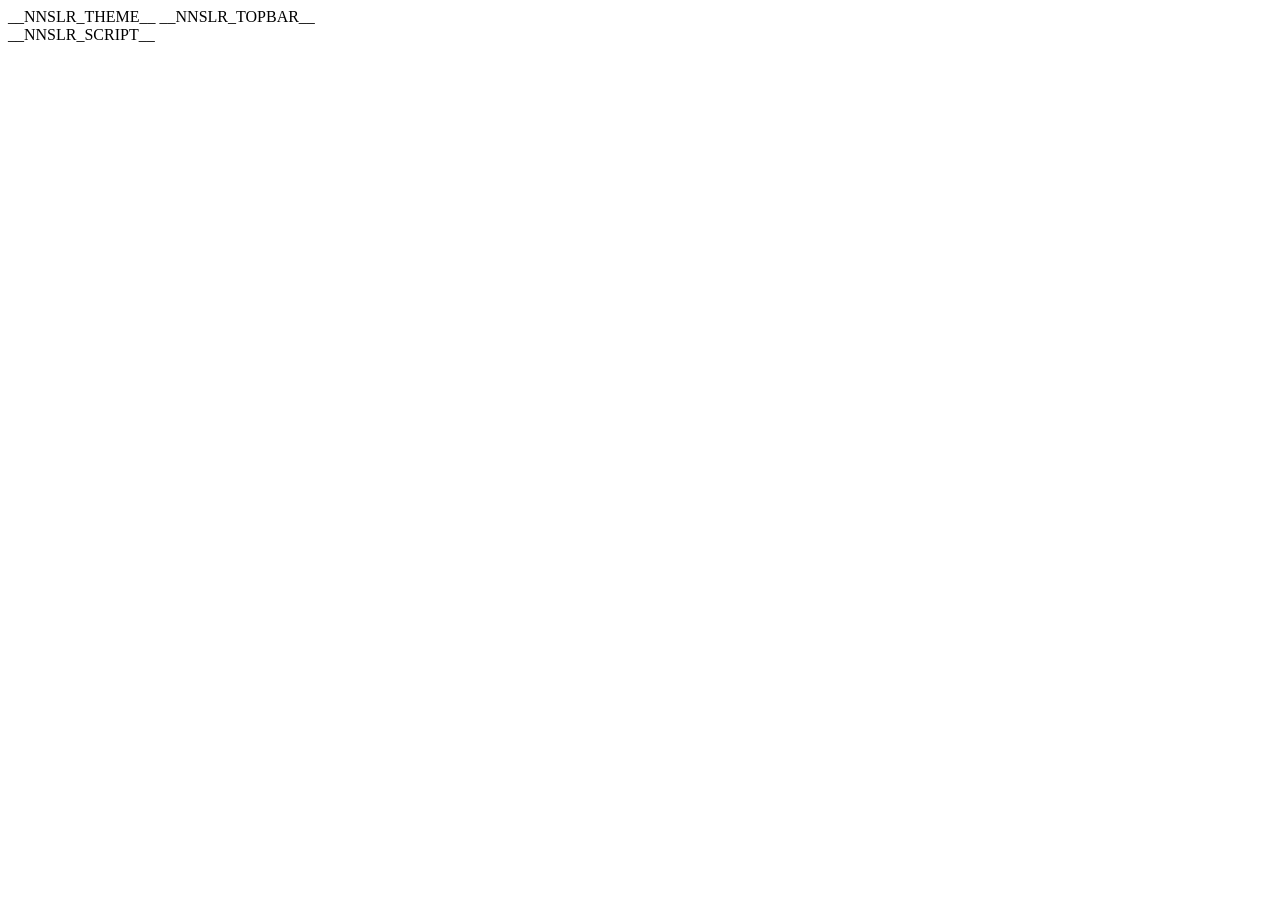
<file: src/nnslr_tools/web/review.html>
<!doctype html>
<html lang="en">
<head>
<meta charset="utf-8">
<meta name="viewport" content="width=device-width, initial-scale=1, viewport-fit=cover">
<meta name="color-scheme" content="light dark">
__NNSLR_THEME__
<title>__NNSLR_TITLE__</title>
<style>
__NNSLR_SHARED_CSS__
/* The sign review (web/src/review/ReviewApp.vue): patterns built from the shared tokens. */
:root {
  --control: 36px;
  --inspector: 384px;
  --topbar-row: 52px;
  /* What is above the photo and the inspector: the site's top bar (measured by ReviewToolbar.vue). */
  --topbar-h: var(--sitebar-h, 57px);
  /* Confirmed by an AI: the green of a confirmation, hatched. Same look in the state tag. */
  --ai-hatch: repeating-linear-gradient(135deg, var(--ok) 0 2px, transparent 2px 4px), var(--ok-soft);
  /* The top band of a frame confirmed with doubts. */
  --doubt: var(--todo);
  /* A sign the comma read (sign_reads): its words on the photo, in both themes. */
  --read: #0ea5e9;
}

/* Layout: one compact bar on top; photo, its bar and the drive's bar on the canvas; on a computer the inspector
   is docked to the right edge at full height. Nothing above the photo or above the drive's bar changes height
   after loading: messages live in the inspector. One column with a fixed bottom bar on phones. */
/* Base, buttons, pills, icon buttons and the brand mark are shared.css's; below, what this page does otherwise. */
body { overflow-x: hidden; }
body::before {
  content: ""; position: fixed; inset: 0 0 auto; height: env(safe-area-inset-top, 0px); z-index: 10; background: var(--topbar-bg);
}
button, input, select, textarea { font: inherit; color: inherit; letter-spacing: inherit; }
button { cursor: pointer; }
.sr-only { position: absolute; width: 1px; height: 1px; overflow: hidden; clip: rect(0 0 0 0); white-space: nowrap; }
kbd {
  font-family: var(--font-ui); font-size: 11px; font-weight: 650; line-height: 17px; border-radius: 5px; padding: 0 5px;
  background: var(--surface-2); color: var(--fg); border: 1px solid var(--line-strong); border-bottom-width: 2px;
}

/* The drive, at the top of the inspector (RoutePick.vue): its name in a menu to open another one. */
.route-pick { display: flex; flex-direction: column; gap: 4px; min-width: 0; margin: 0 0 14px; }
.route-pick-label { font-size: 13px; font-weight: 500; color: var(--muted); }
/* Two lines (where to where, then when): the real select lies invisible over them and opens the menu. */
.route-face {
  position: relative; display: flex; align-items: center; min-height: 48px; padding: 6px 34px 6px 12px; border-radius: 10px;
  background: var(--surface-2); border: 1px solid var(--line-strong); transition: border-color 0.2s, box-shadow 0.2s;
}
.route-face:hover { border-color: var(--hover-line); }
.route-face:focus-within { border-color: var(--accent); box-shadow: 0 0 0 4px var(--accent-soft); }
.route-face::after {
  content: ""; position: absolute; right: 14px; top: 50%; width: 7px; height: 7px; margin-top: -5px; pointer-events: none;
  border-right: 2px solid var(--muted); border-bottom: 2px solid var(--muted); transform: rotate(45deg);
}
.route-face-text { display: flex; flex-direction: column; min-width: 0; }
.route-title { font-size: 15px; font-weight: 650; letter-spacing: -0.01em; overflow: hidden; text-overflow: ellipsis; white-space: nowrap; }
.route-when { font-size: 12.5px; color: var(--muted); overflow: hidden; text-overflow: ellipsis; white-space: nowrap; font-variant-numeric: tabular-nums; }
/* DASHCAM MODE (shared.css) on a line of its own under the drive. */
.route-badges { display: flex; margin-top: 5px; }
.route-pick select { position: absolute; inset: 0; width: 100%; height: 100%; min-height: 0; opacity: 0; cursor: pointer; }
.route-pick select:disabled { cursor: default; }
.route-face:has(select:disabled)::after { display: none; }
select, input[type="text"], input[type="number"] {
  width: 100%; min-width: 0; min-height: 44px; padding: 10px 12px; font-size: 16px; color: var(--fg);
  background: var(--surface-2); border: 1px solid var(--line-strong); border-radius: 12px; transition: border-color 0.2s, box-shadow 0.2s;
}
select:hover, input[type="text"]:hover, input[type="number"]:hover { border-color: var(--hover-line); }
input[type="text"]:focus, input[type="number"]:focus, select:focus { outline: none; border-color: var(--accent); box-shadow: 0 0 0 4px var(--accent-soft); }
input::placeholder { color: var(--placeholder); }
/* Dense controls of the toolbar. */
.reviewer input[type="text"] { min-height: var(--control); padding: 5px 10px; font-size: 13px; border-radius: 10px; }
/* Segmented controls as on iOS: a grey track, the chosen one a raised white (dark: grey) segment. */
.filters, .segmented {
  display: inline-flex; gap: 2px; padding: 2px; flex: none; max-width: 100%;
  background: var(--seg-bg); border-radius: 10px;
}
.filters button, .segmented button {
  border: 0; background: none; color: var(--fg); opacity: 0.85; font-weight: 500; font-size: 13px; white-space: nowrap;
  padding: 4px 11px; min-height: 28px; border-radius: 8px; transition: background 0.2s, box-shadow 0.2s;
}
.filters button:hover, .segmented button:hover { opacity: 1; }
.filters button:focus-visible, .segmented button:focus-visible { outline-offset: -3px; }
.filters button[aria-pressed="true"], .segmented button[aria-pressed="true"] {
  opacity: 1; font-weight: 600; background: var(--seg-on); box-shadow: var(--seg-on-shadow);
}
/* A doubt filter in use (ReviewFilters.vue): pressed, with × to remove it. */
.filters .doubt-on { color: var(--tab-on-fg); }
.filters .doubt-on .x { margin-left: 6px; font-size: 15px; line-height: 1; opacity: 0.7; }
/* The drive's count under its name in the inspector (ReviewToolbar.vue): the count, the bar, who reviews. */
.route-status { display: flex; flex-direction: column; gap: 8px; margin-top: 4px; }
/* A drive Propose again works on: read only (review/busy.ts). */
.busy-banner { display: flex; flex-direction: column; align-items: stretch; gap: 7px; margin-top: 10px;
  padding: 12px 14px; border-radius: 12px; background: var(--warn-soft); }
.busy-banner p { margin: 0; font-size: 13px; line-height: 1.4; }
.busy-banner .btn { align-self: flex-start; }
.busy-head { display: flex; align-items: baseline; justify-content: space-between; gap: 10px; }
.busy-head strong { font-size: 14px; min-width: 0; }
.busy-pct { flex: none; font-size: 22px; font-weight: 700; letter-spacing: -0.02em; font-variant-numeric: tabular-nums; }
.busy-bar { flex: 1 1 auto; min-width: 0; height: 6px; border-radius: 3px; background: rgba(127, 127, 127, 0.22); overflow: hidden; }
.busy-bar span { display: block; height: 100%; width: 0; border-radius: 3px; background: var(--warn); transition: width 0.25s linear; }
.busy-bar.thin { height: 4px; }
/* Longer than the steps before (a long answer): the bar breathes until the frames come. */
.busy-bar.over span { animation: busy-breathe 1.4s ease-in-out infinite; }
@keyframes busy-breathe { 50% { opacity: 0.4; } }
@media (prefers-reduced-motion: reduce) { .busy-bar.over span { animation: none; } }
.busy-step { display: flex; flex-direction: column; gap: 4px; color: var(--muted); font-variant-numeric: tabular-nums; }
.busy-banner .busy-step p { font-size: 12.5px; }
.busy-step .nowrap { white-space: nowrap; }
.busy-step-row { display: flex; align-items: center; gap: 10px; font-size: 12.5px; }
.busy-step-pct { flex: none; min-width: 4ch; text-align: right; }
.busy-banner .busy-note { color: var(--muted); font-size: 12.5px; }
/* Review with AI at work (AiLiveBanner.vue): Follow the AI on the left, Stop on the right. */
.ai-live-actions { display: flex; align-items: center; justify-content: space-between; gap: 10px; }
.busy-banner .busy-note.error { color: var(--danger, #d70015); }
.busy-newest { display: flex; align-items: center; justify-content: space-between; gap: 8px; margin: 0 -8px -6px;
  padding: 8px; border: 0; border-radius: 8px; background: none; color: var(--fg); font: inherit; font-size: 13.5px;
  font-weight: 600; text-align: left; cursor: pointer; }
.busy-newest:hover { background: rgba(127, 127, 127, 0.12); }
.busy-newest .chev { color: var(--muted); font-size: 19px; line-height: 1; }
.progress { display: flex; flex-direction: column; align-items: stretch; gap: 6px; min-width: 0; }
.progress-text { flex: 0 1 auto; min-width: 0; overflow: hidden; text-overflow: ellipsis; font-size: 12.5px; color: var(--muted); font-variant-numeric: tabular-nums; white-space: nowrap; }
.progress-text strong { color: var(--fg); font-size: 16px; font-weight: 750; letter-spacing: -0.01em; }
.progress-text .sus { color: var(--sus); font-weight: 600; }
.progress-bar { width: 100%; height: 6px; border-radius: 4px; background: var(--surface-3); overflow: hidden; }
.progress-bar span { display: block; height: 100%; width: 0; background: var(--ok); border-radius: 4px; transition: width 0.4s; }
/* Phones only: "0/2160" next to the route. */
.reviewer { display: flex; align-items: center; gap: 8px; flex: none; }
.reviewer-label { font-size: 13px; color: var(--muted); }
.reviewer input { flex: 1; }
.reviewer.as { gap: 4px; font-size: 13px; color: var(--muted); white-space: nowrap; }
.reviewer.as strong { color: var(--fg); font-weight: 650; }
/* No name yet: dashed until filled, red once a save needed it. */
.reviewer input:placeholder-shown { border-style: dashed; border-color: var(--hover-line); background: transparent; }
.reviewer input.need { border-style: solid; border-color: var(--bad); box-shadow: 0 0 0 4px var(--bad-soft); }

/* Dark/light switch and Account link (shared.css) at the end of the toolbar. */

/* ---------- page: canvas + inspector ---------- */
/* Not the centred column of shared.css: the canvas takes the whole width. */
.page {
  max-width: none; margin: 0; display: block;
  padding-block: 16px 28px;
  padding-left: max(16px, env(safe-area-inset-left, 0px));
  padding-right: max(16px, env(safe-area-inset-right, 0px));
}
.workspace { display: grid; grid-template-columns: minmax(0, 1fr) var(--inspector); align-items: start; }
.stage-col { display: flex; flex-direction: column; min-width: 0; }
.stage {
  position: relative; display: grid; place-items: center; min-height: 160px; overflow: hidden;
  background: var(--stage); border: 1px solid var(--line); border-radius: 14px; box-shadow: var(--shadow);
}
#scene { display: block; width: 100%; height: auto; max-height: 74vh; touch-action: pan-x pan-y pinch-zoom; user-select: none; -webkit-user-select: none; -webkit-touch-callout: none; }
#scene.drawing { cursor: crosshair; touch-action: none; }
.photo-grip { display: none; }
#scene.dragging, #zoom.dragging { touch-action: none; }
.box { fill: transparent; stroke-width: 2.25; vector-effect: non-scaling-stroke; cursor: pointer; }
.box.proposal, .box-under.proposal { stroke-dasharray: 8 5; }
.box.selected { stroke: var(--ov-selected); stroke-width: 2.75; stroke-dasharray: none; cursor: move; touch-action: none; }
#zoom { cursor: move; }
/* Placed by "Apply previous" where the sign should be: short dashes until the reviewer has checked it. */
.box.check, .box-under.check { stroke-dasharray: 3 3; }
/* The dark under-stroke the drawing code puts below every box: a CSS filter would not show on iOS Safari. */
.box-under, .hint-under { fill: none; stroke: var(--ov-halo); stroke-opacity: 0.6; stroke-width: 5; vector-effect: non-scaling-stroke; pointer-events: none; }
.box-under.selected { stroke-width: 5.5; stroke-dasharray: none; }
.hint-under { stroke-width: 4.5; stroke-dasharray: 4 2; }
.handle { fill: var(--ov-selected); stroke: var(--ov-halo); stroke-width: 1; vector-effect: non-scaling-stroke; pointer-events: none; }
.handle-hit { fill: transparent; stroke: none; cursor: nwse-resize; touch-action: none; }
.handle-hit.ne, .handle-hit.sw { cursor: nesw-resize; }
.tag, .hint-tag { stroke: var(--ov-halo); stroke-opacity: 0.9; stroke-linejoin: round; paint-order: stroke; font-family: var(--font-ui); font-weight: 650; pointer-events: none; }
.tag { fill: var(--ov-text); }
.tag-wet { fill: var(--ov-wet); }
/* Our road: two lane lines narrowing to the horizon before the label of the box. */
.road-mark-under, .road-mark { fill: none; stroke-linecap: round; pointer-events: none; }
.road-mark-under { stroke: var(--ov-halo); stroke-opacity: 0.9; }
.road-mark { stroke: var(--ov-text); }
.hint-tag { fill: var(--ov-hint); }
.hint-box { fill: none; stroke: var(--ov-hint); stroke-width: 2; stroke-dasharray: 4 2; vector-effect: non-scaling-stroke; pointer-events: none; }
.hint-box.low { opacity: 0.85; }
/* The AI suggestion not applied yet (review/ai.ts): pink, long dashes, never in the way of the pointer. */
#aiLayer { pointer-events: none; }
.ai-box { fill: none; stroke: var(--ov-ai); stroke-width: 2.25; stroke-dasharray: 9 4; vector-effect: non-scaling-stroke; }
.ai-box.delete { stroke-dasharray: 2 4; }
.ai-tag { fill: var(--ov-ai); stroke: var(--ov-halo); stroke-opacity: 0.9; stroke-linejoin: round; paint-order: stroke; font-family: var(--font-ui); font-weight: 650; }
/* What the car's networks read (review/car.ts): fuchsia; solid when the car takes it, dashed when it takes nothing for
   the limit, dotted and faded when it drops it; never in the way of the pointer. */
#carLayer { pointer-events: none; }
.car-box { fill: none; stroke: var(--ov-car); stroke-width: 2.25; vector-effect: non-scaling-stroke; }
.car-box.surest { stroke-width: 3; }
.car-box.nothing { stroke-dasharray: 7 4; }
.car-box.unsure { stroke-dasharray: 2 3; opacity: 0.7; }
.car-tag { fill: var(--ov-car); stroke: var(--ov-halo); stroke-opacity: 0.9; stroke-linejoin: round; paint-order: stroke; font-family: var(--font-ui); font-weight: 650; }
.car-tag.unsure { opacity: 0.75; }
#draft { fill: rgba(255, 214, 10, 0.18); stroke: var(--ov-selected); stroke-width: 2; vector-effect: non-scaling-stroke; pointer-events: none; }
/* The bar above the photo (CarMoment.vue): the frame's country and what the comma had at this moment. Above the
   photo, never on it; its height stays the same from frame to frame, so the photo does not move. */
.car-moment { display: flex; flex-wrap: wrap; align-items: center; gap: 2px 14px; min-height: 36px; margin-bottom: 10px;
  padding: 5px 12px; border: 1px solid var(--line); border-radius: 12px; background: var(--surface); box-shadow: var(--shadow);
  color: var(--fg); font-size: 13px; line-height: 1.35; font-variant-numeric: tabular-nums; }
.car-moment > span { white-space: nowrap; }
.car-moment .country { font-size: 16px; line-height: 1.1; }
.car-moment b { font-weight: 500; color: var(--muted); }
.car-moment span span { font-weight: 700; }
.car-moment .ahead { font-weight: 400; color: var(--muted); }
.car-moment.differ { box-shadow: inset 0 0 0 1.5px var(--bad); }
/* The frame of a sign the comma read (sign_reads): said first, in its own colour. */
.car-moment .read-here { font-weight: 700; color: var(--read); }
.stage-hint { position: absolute; left: 12px; bottom: 14px; right: 12px; display: flex; justify-content: center; pointer-events: none; }
.stage-hint span {
  background: rgba(8, 11, 16, 0.8); -webkit-backdrop-filter: blur(12px); backdrop-filter: blur(12px);
  color: #e8ecf3; border: 1px solid rgba(255, 255, 255, 0.1); border-radius: 999px; padding: 6px 14px; font-size: 13px; font-weight: 600;
}
/* After A: at the top of the photo, in the colour of Confirm (A again saves and goes on). */
.stage-hint.carry-hint { top: 12px; bottom: auto; }
.stage-hint.carry-hint span { background: var(--accent); color: #fff; border-color: transparent; font-size: 14px; }

/* The bar under the photo: one line, fixed height; the frame data text shrinks, nothing else moves. */
.stage-bar { display: flex; align-items: center; gap: 10px; min-height: 36px; margin-top: 12px; }
.nav { display: inline-flex; align-items: center; flex: none; gap: 2px; padding: 3px; background: var(--surface-2); border: 1px solid var(--line); border-radius: 12px; }
.nav .btn { width: 32px; min-height: 30px; padding: 0; border: 0; border-radius: 9px; background: transparent; box-shadow: none; font-size: 19px; font-weight: 500; }
.nav .btn:hover:not(:disabled) { background: var(--surface-3); }
.nav .pos { font-size: 13px; font-weight: 650; min-width: 9ch; text-align: center; font-variant-numeric: tabular-nums; }
/* « ‹ › » show their keys, ⇧← ← → ⇧→, in their place; a touch screen keeps the arrows. */
.nav .btn:has(.nav-key) { width: auto; padding: 0 6px; }
.nav .nav-glyph { display: none; }
.nav .nav-key { font-size: 11px; white-space: nowrap; cursor: pointer; }
@media (pointer: coarse) {
  .nav .btn:has(.nav-key) { width: 44px; padding: 0; }
  .nav .nav-glyph { display: inline; }
  .nav .nav-key { display: none; }
}
.stage-bar .data { flex: 1 1 auto; min-width: 0; font-size: 13px; color: var(--muted); white-space: nowrap; overflow: hidden; text-overflow: ellipsis; font-variant-numeric: tabular-nums; }
.stage-tools { display: flex; align-items: center; gap: 8px; flex: none; margin-left: auto; }
/* Car networks (T) and Ask AI (I) in the bar, before + Box: their answers in a card under the bar, only once asked,
   so the inspector keeps its height for the boxes and their editor. */
.stage-helpers { display: flex; align-items: center; gap: 8px; flex: none; margin-left: auto; }
.stage-helpers + .stage-tools { margin-left: 0; }
.stage-helpers .btn { padding: 5px 12px; min-height: 34px; font-size: 13px; border-radius: 10px; gap: 6px; }
.stage-helpers .btn .keycap { margin-left: 2px; }
#carToggle[aria-pressed="true"] { border-color: var(--ov-car); background: color-mix(in srgb, var(--ov-car) 14%, transparent); }
.stage-extra {
  margin-top: 12px; padding: 12px 16px; display: flex; flex-direction: column; gap: 10px; min-width: 0;
  background: var(--card-grad), var(--surface); border: 1px solid var(--line); border-radius: 14px; box-shadow: var(--shadow);
}

/* Pills of shared.css. */
.pill::before { flex: none; }
/* Frame state tag: a solid pill, readable at a glance; its square marker is the colour of the state.
   Fixed width on a computer, so the bar never shifts between frames. Text on a solid fill is the page colour. */
.pill.state { flex: none; width: 162px; height: 30px; padding: 0 12px; gap: 8px; font-size: 13px; font-weight: 700; overflow: hidden; }
.pill.state::before { width: 10px; height: 10px; border-radius: 2px; }
.pill.state.todo, .pill.state.saving { background: var(--surface-2); border-color: var(--line-strong); color: var(--fg); }
.pill.state.todo::before, .pill.state.saving::before { background: var(--none-cell); box-shadow: inset 0 0 0 1px var(--hover-line); }
.pill.state.saving { color: var(--muted); }
.pill.state.sus { background: var(--sus); border-color: transparent; color: var(--bg); }
.pill.state.done { background: var(--ok); color: var(--bg); }
.pill.state.done.ai { background: var(--ok-soft); border-color: var(--ok); color: var(--ok); }
.pill.state.done.ai::before { background: var(--ai-hatch); box-shadow: inset 0 0 0 1px var(--ok); }
.pill.state.dirty { background: var(--warn); color: var(--bg); }
.pill.state.error { background: var(--bad); color: var(--bg); }
.pill.state.sus::before, .pill.state.done:not(.ai)::before, .pill.state.dirty::before, .pill.state.error::before { background: var(--bg); }

/* Buttons of shared.css, on one line; the small variant also in the tools under the photo. */
.btn { white-space: nowrap; }
.stage-tools .btn { padding: 5px 12px; min-height: 34px; font-size: 13px; border-radius: 10px; }
.btn.icon { width: var(--control); padding: 0; font-size: 19px; line-height: 1; }
.btn.on, .btn.on:hover:not(:disabled) { background: var(--accent-soft); border-color: var(--accent); color: var(--tab-on-fg); }
.btn.tint { color: var(--rev); border-color: var(--banner-line); background: transparent; }
.btn.tint:hover:not(:disabled) { background: var(--rev-soft); }
.btn.primary.already, .btn.primary.already:hover:not(:disabled) { background: var(--ok-soft); border-color: var(--ok); color: var(--ok); box-shadow: none; }
.btn.primary:disabled { opacity: 1; background: var(--accent-soft); border-color: var(--tab-on-ring); color: var(--tab-on-fg); }
/* Confirm: the label shortens, the Enter key cap stays. */
.btn.confirm { min-width: 0; gap: 10px; }
.btn-label { min-width: 0; overflow: hidden; text-overflow: ellipsis; white-space: nowrap; }
.keycap { flex: none; font-size: 12px; line-height: 18px; padding: 0 6px; color: inherit; background: rgba(255, 255, 255, 0.18); border: 0; }
.already .keycap, .btn:disabled .keycap { background: var(--surface-3); }
.link { border: 0; background: transparent; color: var(--rev); font-size: 13px; font-weight: 600; padding: 4px 2px; white-space: nowrap; flex: none; }
.link:hover { text-decoration: underline; }
.link.danger { color: var(--bad); }

/* Switch: the checkbox stays real and focusable. */
.switch { position: relative; display: inline-flex; align-items: center; gap: 8px; font-size: 13.5px; color: var(--fg); cursor: pointer; white-space: nowrap; min-height: 34px; flex: none; }
.switch input { position: absolute; opacity: 0; width: 1px; height: 1px; margin: 0; }
.switch .track { position: relative; width: 36px; height: 22px; border-radius: 11px; background: var(--surface-3); border: 1px solid var(--line-strong); flex: none; transition: background 0.2s; }
.switch .track::after { content: ""; position: absolute; top: 2px; left: 2px; width: 16px; height: 16px; border-radius: 50%; background: #fff; box-shadow: 0 1px 3px rgba(0, 0, 0, 0.3); transition: transform 0.2s; }
.switch input:checked + .track { background: var(--accent); border-color: var(--accent); }
.switch input:checked + .track::after { transform: translateX(14px); }
.switch input:focus-visible + .track { outline: 3px solid var(--focus); outline-offset: 2px; }

/* Chevron of disclosures, drawn with borders. */
details summary::after {
  content: ""; flex: none; width: 7px; height: 7px; margin: 0 4px 0 12px;
  border-right: 2px solid var(--muted); border-bottom: 2px solid var(--muted); transform: rotate(-45deg); transition: transform 0.2s;
}
details[open] summary::after { transform: rotate(45deg); }

/* Card headings: the small quiet label of the other pages. */
.section-head h2 { margin: 0; font-size: 13px; font-weight: 600; letter-spacing: 0; color: var(--muted); }

/* ---------- the drive as one bar under the photo (Scrubber.vue) ---------- */
.sc-card {
  margin-top: 16px; padding: 12px 16px; background: var(--card-grad), var(--surface);
  border: 1px solid var(--line); border-radius: 18px; box-shadow: var(--shadow);
}
.sc-row { display: flex; align-items: center; gap: 6px; }
.sc-bar { flex: 1 1 auto; min-width: 0; height: 28px; margin: 0 6px; accent-color: var(--accent); cursor: pointer; }
.sc-step {
  flex: none; min-height: 30px; padding: 0 10px; border: 1px solid var(--line-strong); border-radius: 999px;
  background: var(--surface); color: var(--fg); font-size: 12.5px; font-weight: 600; white-space: nowrap; font-variant-numeric: tabular-nums;
}
.sc-step:hover { border-color: var(--hover-line); background: var(--surface-3); }
.sc-time { margin: 4px 0 0; text-align: center; font-size: 12.5px; color: var(--muted); font-variant-numeric: tabular-nums; }
.sc-time b { color: var(--fg); font-weight: 600; }
.sc-doubts { display: flex; flex-wrap: wrap; align-items: center; justify-content: center; gap: 6px 8px; margin-top: 8px; font-size: 12.5px; color: var(--muted); }
.qchip {
  border: 1px solid var(--line-strong); background: var(--surface); color: var(--fg); border-radius: 999px;
  padding: 3px 11px; min-height: 28px; font-size: 12.5px; font-weight: 600; font-variant-numeric: tabular-nums;
}
.qchip:hover { border-color: var(--hover-line); background: var(--surface-3); }
.qchip.some { color: var(--warn); background: var(--warn-soft); border-color: transparent; }
.qchip[aria-pressed="true"] { color: var(--tab-on-fg); background: var(--accent-soft); border-color: transparent; box-shadow: inset 0 0 0 1px var(--tab-on-ring); }

/* ---------- inspector ---------- */
.panel {
  display: flex; flex-direction: column; min-width: 0;
  background: var(--card-grad), var(--surface); border: 1px solid var(--line); border-radius: 18px; box-shadow: var(--shadow);
}
.panel section { padding: 16px 20px; border-top: 1px solid var(--line); display: flex; flex-direction: column; gap: 12px; min-width: 0; }
.panel section:first-child { border-top: 0; }
/* One line here: title, count, button (shared.css stacks them for the other pages). */
.section-head { display: flex; flex-direction: row; align-items: baseline; justify-content: space-between; gap: 8px; margin: 0; }
.section-head .count { margin-left: auto; font-size: 12.5px; color: var(--muted); font-variant-numeric: tabular-nums; }
.section-head .btn.carry { align-self: center; min-height: 30px; padding: 4px 10px; font-size: 12.5px; }
.section-head .btn.carry[aria-disabled="true"] { opacity: 0.4; box-shadow: none; }
.reasons { margin: 0; font-size: 13px; color: var(--sus); background: var(--sus-soft); border-radius: 12px; padding: 9px 12px; overflow-wrap: anywhere; }
.reasons strong { font-weight: 650; }
.reasons .carry-hint { display: flex; margin-top: 8px; min-height: 30px; gap: 8px; }
.filter-note { margin: 0; font-size: 13px; color: var(--fg); background: var(--rev-soft); border: 1px solid var(--banner-line); border-radius: 12px; padding: 9px 12px; }
.box-list { display: flex; flex-direction: column; gap: 6px; }
.box-row {
  display: grid; grid-template-columns: minmax(0, 1fr) auto; align-items: center;
  background: var(--surface-2); border: 1px solid var(--line); border-radius: 12px; transition: border-color 0.2s, box-shadow 0.2s;
}
.box-row:hover { border-color: var(--hover-line); }
.box-row.ai { border-color: #e040c8; box-shadow: inset 3px 0 0 #e040c8; }
.box-row.selected { border-color: var(--accent); box-shadow: 0 0 0 3px var(--accent-soft); }
.box-main {
  display: grid; grid-template-columns: 24px minmax(0, 1fr); column-gap: 10px; align-items: center;
  border: 0; background: transparent; padding: 7px 4px 7px 10px; min-height: 48px; border-radius: 12px; text-align: left; min-width: 0;
}
.box-main .n {
  grid-row: 1 / span 2; width: 24px; height: 24px; border-radius: 50%; background: var(--surface-3); color: var(--fg);
  display: grid; place-items: center; font-size: 12px; font-weight: 700; font-variant-numeric: tabular-nums;
}
.box-row.selected .n { background: var(--accent); color: #fff; }
.box-main .what { display: flex; flex-wrap: wrap; align-items: center; column-gap: 8px; row-gap: 2px; font-weight: 650; font-size: 14px; min-width: 0; white-space: nowrap; }
/* Short of room the road tag goes under the words: neither OURS nor the number is ever cut. */
.box-main .what-text { min-width: 0; overflow: hidden; text-overflow: ellipsis; }
/* The road of the box: OURS in green with a road, another in grey, road ? while not said. */
.road-tag { flex: none; display: inline-flex; align-items: center; gap: 3px; padding: 1px 6px; border-radius: 6px; font-size: 11.5px; font-weight: 700; letter-spacing: 0.02em; vertical-align: 1px; }
.road-tag svg { width: 12px; height: 12px; fill: none; stroke: currentColor; stroke-width: 1.7; stroke-linecap: round; }
.road-tag.ours { color: var(--ok); background: var(--ok-soft); }
.road-tag.another { color: var(--muted); background: var(--surface-3); font-weight: 600; }
.road-tag.unclear { color: var(--muted); font-weight: 500; padding-left: 0; }
.box-main .src { font-size: 12.5px; color: var(--muted); min-width: 0; overflow: hidden; text-overflow: ellipsis; white-space: nowrap; }
.box-main .src .changed { color: var(--rev); font-weight: 650; }
.box-main .src .dup { color: var(--warn); font-weight: 650; }
.box-del { border: 0; background: transparent; width: 34px; height: 34px; margin-right: 6px; border-radius: 10px; color: var(--muted); font-size: 13px; }
.box-del:hover { background: var(--bad-soft); color: var(--bad); }
.box-row.check { grid-template-columns: minmax(0, 1fr) auto auto; border-color: var(--warn); background: var(--warn-soft); }
.box-row.check .src { color: var(--warn); font-weight: 600; }
.box-here { margin-right: 2px; }
.pick-hint { margin: -4px 2px 0; font-size: 13px; color: var(--muted); }
/* "Road users complete" (Inspector.vue): the frame's tick, a small toggle right under its boxes. */
.reviewed-by { display: flex; align-items: center; gap: 8px; margin: 0 0 10px; padding: 6px 10px; border-radius: 10px; background: var(--surface-2, rgba(127,127,127,.1)); font-size: 13.5px; }
.reviewed-by b { font-weight: 650; overflow-wrap: anywhere; }
.reviewed-by .rb-square { flex: none; width: 12px; height: 12px; border-radius: 3px; background: #8e8e93; }
.reviewed-by.rb-human .rb-square { background: #34c759; }
.reviewed-by.rb-ai .rb-square { background: #af52de; }
.chip.users-complete { align-self: flex-start; padding: 2px 10px; min-height: 28px; font-size: 12.5px; }
.chip.users-complete kbd.key-hint { font-size: 10.5px; opacity: 0.55; margin-left: 6px; }
@media (pointer: coarse) { .chip.users-complete kbd.key-hint { display: none; } }
/* AI reviewer (AiSection.vue): Ask AI in the head; its answer, Apply and Dismiss, then the list of verdicts. */
.ai-section .section-head { align-items: center; }
.ai-section .section-head h2 { flex: none; white-space: nowrap; }
.ai-section .ai-model { min-width: 0; overflow: hidden; text-overflow: ellipsis; white-space: nowrap; }
.ai-note { margin: 0; font-size: 13px; color: var(--muted); overflow-wrap: anywhere; }
.ai-note a { font-weight: 600; white-space: nowrap; }
.ai-wait { display: flex; align-items: center; gap: 8px; color: var(--fg); font-variant-numeric: tabular-nums; }
.ai-spin { width: 14px; height: 14px; flex: none; border-radius: 50%; border: 2px solid var(--line-strong); border-top-color: var(--ov-ai); animation: ai-turn 0.9s linear infinite; }
@keyframes ai-turn { to { transform: rotate(360deg); } }
.ai-error { color: var(--bad); background: var(--bad-soft); border-radius: 12px; padding: 9px 12px; }
.ai-warn { color: var(--warn); }
.ai-comment { color: var(--fg); font-style: italic; }
.ai-msg { margin: 0; font-size: 13.5px; font-weight: 600; overflow-wrap: anywhere; }
.ai-list { list-style: none; margin: 0; padding: 0; display: flex; flex-direction: column; border-radius: 12px; background: var(--surface-2); border: 1px solid var(--line); }
.ai-row { display: grid; grid-template-columns: 24px auto minmax(0, 1fr); column-gap: 8px; row-gap: 2px; align-items: center; padding: 8px 10px; }
.ai-row + .ai-row { border-top: 1px solid var(--line); }
.ai-row .n {
  width: 22px; height: 22px; border-radius: 50%; background: color-mix(in srgb, var(--ov-ai) 22%, transparent); color: var(--fg);
  display: grid; place-items: center; font-size: 11.5px; font-weight: 700; font-variant-numeric: tabular-nums;
}
.ai-row .pill { padding: 1px 8px; font-size: 11.5px; }
.ai-row .what { font-size: 13.5px; font-weight: 600; min-width: 0; overflow: hidden; text-overflow: ellipsis; white-space: nowrap; }
.ai-row .ai-notes { grid-column: 3; font-size: 12px; color: var(--muted); overflow-wrap: anywhere; }
.ai-actions { display: flex; flex-wrap: wrap; gap: 8px; }
/* Car networks (CarSection.vue): Read / Hide in the head, then one row per box the car finds. */
.car-section .section-head { align-items: center; }
.car-section .section-head h2 { flex: none; white-space: nowrap; }
.car-section .car-release { min-width: 0; overflow: hidden; text-overflow: ellipsis; white-space: nowrap; }
.car-spin { border-top-color: var(--ov-car); }
.hint-row.car-row { grid-template-columns: 24px minmax(0, 1fr) auto; background: var(--surface-2); border-color: var(--line); }
.car-row .n {
  width: 22px; height: 22px; border-radius: 50%; background: color-mix(in srgb, var(--ov-car) 26%, transparent); color: var(--fg);
  display: grid; place-items: center; font-size: 11.5px; font-weight: 700; font-variant-numeric: tabular-nums;
}
.car-row .pill { padding: 1px 8px; font-size: 11.5px; }
.car-row[data-use="unsure"] .hint-what { color: var(--muted); }
.car-row .conf.low { color: var(--bad); background: var(--bad-soft); }
.ai-actions .btn { min-width: 96px; }
/* No box: a quiet empty state, a dashed sign outline beside the sentence. */
.empty-note {
  display: flex; flex-direction: column; align-items: center; gap: 10px; margin: 0; padding: 22px 18px; text-align: center;
  border: 1px dashed var(--line-strong); border-radius: 14px; background: var(--surface-2); font-size: 13px; color: var(--muted);
}
.empty-note svg { flex: none; width: 34px; height: 34px; color: var(--disabled); }
.field-label { margin: 4px 0 -4px; font-size: 12px; font-weight: 600; letter-spacing: 0; color: var(--muted); }
.chips { display: flex; flex-wrap: wrap; gap: 6px; }
.chip {
  border: 1px solid var(--line-strong); background: var(--surface-2); color: var(--fg); border-radius: 999px;
  padding: 4px 13px; min-height: 32px; font-size: 13.5px; font-weight: 600; transition: background 0.2s, border-color 0.2s;
}
.chip:hover { border-color: var(--hover-line); background: var(--surface-3); }
.chip[aria-pressed="true"], .chip[aria-pressed="true"]:hover { color: var(--tab-on-fg); background: var(--accent-soft); border-color: var(--accent); }
/* The rarer types: quieter chips (an outline, no fill), still buttons at a glance. */
.chips.minor { gap: 4px; margin-top: -4px; }
.chips.minor .chip { border-color: var(--line-strong); background: transparent; color: var(--muted); padding: 2px 10px; min-height: 28px; font-size: 12.5px; }
.chips.minor .chip:hover { background: var(--surface-2); color: var(--fg); }
.chips.minor .chip[aria-pressed="true"] { color: var(--tab-on-fg); background: var(--accent-soft); border-color: var(--accent); }
.segmented { display: grid; grid-template-columns: repeat(3, minmax(0, 1fr)); width: 100%; }
#panels { grid-template-columns: repeat(4, minmax(0, 1fr)); }
.segmented button { padding: 4px 8px; min-height: 32px; }
/* Value buttons look like the Swiss signs: white face, red ring, readable "100" and "120". Six per row. */
.signs { display: grid; grid-template-columns: repeat(6, minmax(0, 1fr)); gap: 8px; justify-items: center; }
.sign {
  width: 100%; max-width: 50px; aspect-ratio: 1; padding: 0; border-radius: 50%;
  border: 4.5px solid var(--sign-ring); background: var(--sign-face); color: var(--sign-ink);
  display: grid; place-items: center; font-size: 16px; font-weight: 800; letter-spacing: -0.03em; font-variant-numeric: tabular-nums;
  box-shadow: 0 2px 6px rgba(0, 0, 0, 0.2); transition: transform 0.12s ease, box-shadow 0.12s ease;
}
.sign.wide { font-size: 14px; letter-spacing: -0.06em; }
.sign:hover { transform: scale(1.06); }
.sign.unknown { border: 2px dashed var(--muted); background: var(--surface-2); color: var(--muted); font-size: 18px; box-shadow: none; }
.sign[aria-pressed="true"] { box-shadow: 0 0 0 3px var(--surface), 0 0 0 6px var(--accent); transform: scale(1.04); }
/* A variable speed limit: the numbers as its lit display, white on black inside the red ring. */
.signs.led .sign:not(.unknown) { background: #111; color: #f5f5f5; }
/* In the US the signs look like theirs (MUTCD R2-1): a white upright rectangle, a black edge, SPEED LIMIT over the mph.
   Fourteen and "?", five per row. */
.signs.us { grid-template-columns: repeat(5, minmax(0, 1fr)); }
.sign.us {
  max-width: 44px; aspect-ratio: 4 / 5; border-radius: 5px; border: 2px solid var(--sign-ink);
  box-shadow: 0 0 0 1.5px var(--sign-face), 0 2px 6px rgba(0, 0, 0, 0.25);
  display: flex; flex-direction: column; align-items: center; justify-content: center; gap: 2px; letter-spacing: -0.04em;
}
.sign.us .us-top { font-size: 6.5px; font-weight: 800; line-height: 1.05; letter-spacing: 0.02em; }
.sign.us .us-num { font-size: 18px; line-height: 1; }
.sign.us.unknown { border: 2px dashed var(--muted); box-shadow: none; }
.sign.us[aria-pressed="true"] { box-shadow: 0 0 0 3px var(--surface), 0 0 0 6px var(--accent); }
/* A US variable limit: the lit display, white figures on black inside a white edge. */
.signs.led .sign.us:not(.unknown) { border-color: #f5f5f5; box-shadow: 0 0 0 1.5px #111, 0 2px 6px rgba(0, 0, 0, 0.25); }
.signs.led .sign.us[aria-pressed="true"] { box-shadow: 0 0 0 3px var(--surface), 0 0 0 6px var(--accent); }
.drive-link { margin: -6px 0 0; font-size: 13px; }
.kinds { display: flex; flex-direction: column; gap: 6px; margin-top: -4px; }
.kind-group { display: flex; flex-wrap: wrap; align-items: center; gap: 4px; }
.kinds.lights { margin-top: 0; }
.kinds.lights .field-label { flex: 0 0 100%; margin: 0; }
.kind-group-label { flex: 0 0 100%; font-size: 11.5px; font-weight: 600; letter-spacing: 0; color: var(--muted); margin-top: 2px; }
.chip.kind { padding: 2px 10px; min-height: 28px; font-size: 12.5px; }
/* Other sign · our road: the most common box, one tap under Road. */
.quick-row { display: flex; gap: 8px; margin: 10px 0 2px; }
.chip.quick { flex: 1 1 auto; display: inline-flex; align-items: center; justify-content: center; gap: 8px; min-height: 40px; font-size: 14.5px; }
.chip.quick kbd { font-size: 11px; opacity: 0.6; }
@media (pointer: coarse) { .chip.quick kbd { display: none; } }
/* Recent: the labels given last on this drive, under the box's heading; six at most. */
.recent-row { display: flex; flex-wrap: wrap; align-items: center; gap: 4px 6px; margin: -2px 0 0; }
.recent-label { flex: none; font-size: 12px; font-weight: 600; color: var(--muted); margin-right: 2px; }
.chip.recent { flex: none; display: inline-flex; align-items: center; gap: 5px; padding: 2px 10px 2px 6px; min-height: 30px; font-size: 12.5px; white-space: nowrap; }
.chip.recent:not(:has(.mini-sign)) { padding-left: 10px; }
.mini-sign {
  display: inline-grid; place-items: center; min-width: 22px; height: 22px; padding: 0 1px; border-radius: 50%; box-sizing: border-box;
  border: 2.5px solid var(--sign-ring); background: var(--sign-face); color: var(--sign-ink); font-size: 10px; font-weight: 800; letter-spacing: -0.04em; font-variant-numeric: tabular-nums;
}
.value-line .typing { color: var(--rev); font-weight: 650; font-variant-numeric: tabular-nums; }
.effect-note { margin: -2px 0 2px; font-size: 12px; color: var(--muted); }
.value-line { display: flex; flex-wrap: wrap; align-items: center; gap: 8px; font-size: 13px; color: var(--muted); }
.value-line input { width: 90px; min-height: 36px; padding: 5px 10px; border-radius: 10px; font-variant-numeric: tabular-nums; }
.plate-hours { flex-wrap: nowrap; margin-top: 8px; }
.plate-hours label { display: inline; flex: none; margin: 0; }
.plate-hours select { flex: 1 1 0; width: auto; min-width: 0; margin: 0; }
.field-error { margin: 0; color: var(--bad); font-size: 13px; }
details { background: var(--surface-2); border: 1px solid var(--line); border-radius: 12px; }
details summary {
  display: flex; align-items: center; justify-content: space-between; list-style: none; cursor: pointer;
  min-height: 40px; padding: 8px 12px; font-size: 14px; font-weight: 600;
}
details summary::-webkit-details-marker { display: none; }
details[open] summary { border-bottom: 1px solid var(--line); margin-bottom: 10px; }
.grid2 { display: grid; grid-template-columns: repeat(2, minmax(0, 1fr)); gap: 10px 12px; padding: 2px 12px 14px; }
.grid2 label, .stack label { display: flex; flex-direction: column; gap: 6px; font-size: 13px; font-weight: 500; color: var(--muted); min-width: 0; }
.grid2 select, .grid2 input, .stack input { min-height: 38px; padding: 6px 10px; font-size: 14px; border-radius: 10px; background: var(--surface); }
.stack { display: flex; flex-direction: column; gap: 10px; padding: 2px 12px 14px; }
.stack p { margin: 0; font-size: 12.5px; color: var(--muted); }
.stack .row { display: flex; flex-wrap: wrap; align-items: center; gap: 8px; }
#editor { gap: 10px; }
.zoom-wrap { position: relative; display: flex; background: var(--stage); border: 1px solid var(--line); border-radius: 12px; overflow: hidden; }
#zoom { display: block; flex: 1 1 0; min-width: 0; height: 192px; touch-action: pan-x pan-y pinch-zoom; user-select: none; -webkit-user-select: none; }
/* Inside the photo, in its top corner on the other side from the box (Stage.vue places and sizes it). */
.zoom-inset { position: absolute; z-index: 2; border-color: rgba(255, 255, 255, 0.7); box-shadow: 0 4px 18px rgba(0, 0, 0, 0.45); }
.zoom-inset #zoom { height: 100%; }
.zoom-title { position: absolute; left: 8px; top: 6px; max-width: calc(100% - 110px); overflow: hidden; text-overflow: ellipsis; white-space: nowrap; pointer-events: none; font-size: 13px; font-weight: 600; color: #ffd60a; text-shadow: 0 0 3px #000, 0 1px 2px #000; }
.zoom-pixels { position: absolute; right: 8px; top: 6px; pointer-events: none; font-size: 12px; font-weight: 600; font-variant-numeric: tabular-nums; color: #fff; text-shadow: 0 0 3px #000, 0 1px 2px #000; }
.zoom-where { position: absolute; right: 8px; bottom: 5px; pointer-events: none; font-size: 11.5px; font-weight: 600; font-variant-numeric: tabular-nums; color: #fff; text-shadow: 0 0 3px #000, 0 1px 2px #000; }
#zoomBox { fill: none; stroke: var(--ov-selected); stroke-width: 2; vector-effect: non-scaling-stroke; pointer-events: none; }
.evidence { margin: -6px 0 0; font-size: 12.5px; color: var(--muted); }
/* Under the box's heading: where the box comes from, and Fit box and Fit with AI right by it. */
.zoom-foot { display: flex; flex-wrap: wrap; align-items: center; justify-content: space-between; gap: 6px 10px; }
.zoom-foot .evidence { margin: 0; min-width: 0; }
.fit-chips { display: flex; gap: 6px; flex: none; margin-left: auto; }
.chip.fit.ai { color: var(--muted); }
.chip.fit { flex: none; display: inline-flex; align-items: center; gap: 6px; color: var(--accent); }
.chip.fit kbd, .segmented kbd.key-hint, .chip.kind kbd.key-hint { font-size: 10.5px; opacity: 0.55; margin-left: 6px; }
@media (pointer: coarse) { .chip.fit kbd, .segmented kbd.key-hint, .chip.kind kbd.key-hint { display: none; } }
.hint-intro { margin: -6px 0 0; font-size: 13px; color: var(--muted); }
.hint-list { display: flex; flex-direction: column; gap: 6px; }
.hint-row {
  display: grid; grid-template-columns: minmax(0, 1fr) auto; align-items: center; gap: 4px 10px; min-width: 0;
  padding: 8px 8px 8px 12px; background: var(--rev-soft); border: 1px solid var(--banner-line); border-radius: 12px;
}
.hint-text { display: flex; flex-direction: column; gap: 2px; min-width: 0; }
.hint-head { display: flex; flex-wrap: wrap; align-items: center; gap: 4px 8px; }
.hint-what { font-weight: 650; font-size: 14px; }
.conf { font-size: 11.5px; font-weight: 600; border-radius: 999px; padding: 1px 8px; background: var(--surface-2); color: var(--muted); }
.conf.high { color: var(--ok); background: var(--ok-soft); }
.conf.medium { color: var(--warn); background: var(--warn-soft); }
.hint-sub { font-size: 12.5px; color: var(--muted); }
.hint-note { margin: 0; font-size: 12.5px; color: var(--muted); overflow-wrap: anywhere; }
.hint-stats { margin: 0; font-size: 12.5px; color: var(--muted); }

/* Confirm block: the button stays at the bottom; messages make the section grow upwards, never the photo. */
.confirm-section { gap: 8px; }
.notices { display: flex; flex-direction: column; gap: 6px; }
.notices:empty { display: none; }
.notice {
  margin: 0; display: flex; flex-wrap: wrap; align-items: center; gap: 6px 10px; padding: 9px 12px; font-size: 13px;
  color: var(--warn); background: var(--warn-soft); border-radius: 12px;
}
.notice.error { color: var(--bad); background: var(--bad-soft); border: 1px solid var(--error-line); }
.status-line { display: flex; align-items: center; justify-content: space-between; gap: 10px; min-height: 2.6em; }
.save-msg { margin: 0; font-size: 13px; color: var(--muted); line-height: 1.35; min-width: 0; overflow-wrap: anywhere; }
.save-msg.ok { color: var(--ok); }
.save-msg.warn { color: var(--warn); }
.save-msg.error { color: var(--bad); font-weight: 650; }
.status-actions { display: flex; gap: 10px; flex: none; }
.confirm-area { display: flex; flex-direction: column; gap: 6px; }
.confirm-area .btn.primary { width: 100%; min-height: 48px; font-size: 15.5px; }
/* Keyboard shortcuts, right under Confirm; hidden on touch screens. */
.keys { margin: 4px 0 0; display: flex; flex-wrap: wrap; justify-content: center; gap: 2px 12px; font-size: 12px; color: var(--muted); line-height: 1.9; }
.keys span { white-space: nowrap; }
/* Keys ?: opens the list of the keys under Confirm, closed at first (ConfirmArea.vue). */
.keys-toggle { display: block; margin: 6px auto 0; font-size: 12px; color: var(--muted); }
.keys-toggle kbd { font-size: 10.5px; margin-left: 4px; }
.state-box {
  background: var(--card-grad), var(--surface); border: 1px solid var(--line); border-radius: 18px; box-shadow: var(--shadow);
  padding: 24px 28px; max-width: 720px; margin: 32px auto; display: flex; flex-direction: column; gap: 12px;
}
.state-box h2 { margin: 0; font-size: 19px; font-weight: 700; letter-spacing: -0.01em; }
.state-box p { margin: 0; color: var(--muted); max-width: 62ch; }

.mobilebar { display: none; }

/* ==========================================================================
   Computer: the inspector docks to the right edge, full height under the bar.
   ========================================================================== */
@media (min-width: 981px) {
  .page { padding: 0; }
  .stage-col { width: 100%; max-width: 1320px; justify-self: center; padding: 20px 28px 40px; }
  /* On low laptops the photo leaves room for its bar and the drive's bar. */
  #scene { max-height: min(72vh, calc(100vh - var(--topbar-h, 57px) - 200px)); }
  /* The inspector has the window's height and scrolls on its own: the confirm button never moves. */
  .panel {
    position: sticky; top: var(--topbar-h, 57px); height: calc(100vh - var(--topbar-h, 57px)); height: calc(100dvh - var(--topbar-h, 57px));
    overflow-y: auto; overscroll-behavior: contain; scroll-padding-bottom: 170px;
    background: var(--surface); border: 0; border-left: 1px solid var(--line); border-radius: 0; box-shadow: none;
  }
  /* No box selected: the list takes the free height, "More" sits with the confirm block at the bottom. */
  .panel:not(.editing) > section:first-child { flex: 1 0 auto; }
  .panel .confirm-section {
    position: sticky; bottom: 0; z-index: 2; margin-top: auto; padding: 10px 20px 14px;
    background: var(--topbar-bg); -webkit-backdrop-filter: blur(12px); backdrop-filter: blur(12px);
  }
  .panel .confirm-section.quiet .status-line { min-height: 0; }
  /* The photo stays where it is: the column has the window's height. */
  .stage-col {
    position: sticky; top: var(--topbar-h, 57px); height: calc(100vh - var(--topbar-h, 57px));
    height: calc(100dvh - var(--topbar-h, 57px)); padding-bottom: 20px;
  }
  .stage-col > * { flex-shrink: 0; }
}
@media (min-width: 641px) {
  /* "+ Box" and "Cancel" take the same width: the bar never re-wraps while drawing. */
  #draw { min-width: 7.5em; }
}
@media (min-width: 981px) {
  /* The bar in two rows, the same height on every frame: the frame, its filters and the helpers (Car networks, Ask AI)
     on the first; its state, the second-reading switch, the frame data and + Box / Delete on the second. One row only
     on a wide window with none of them. */
  #statePill, #hintToggle { order: 4; }
  .stage-bar .data { order: 5; flex: 1 1 0; }
  .stage-tools { order: 6; }
  .stage-helpers + .stage-tools { margin-left: auto; }
}
@media (min-width: 981px) and (max-width: 1680px) {
  .stage-bar { flex-wrap: wrap; row-gap: 8px; }
  .stage-bar::before { content: ""; order: 3; flex-basis: 100%; height: 0; }
  /* The empty line of the break adds a second row gap: taken back. */
  .stage-bar > :is(#statePill, #hintToggle, .data, .stage-tools) { margin-top: -8px; }
  /* Their keys are in their titles and under "Keys": the first row keeps room for the filters. */
  .stage-helpers .btn .keycap { display: none; }
}
@media (min-width: 1681px) {
  .stage-bar:has(> .stage-helpers), .stage-bar:has(> #hintToggle:not([hidden])) { flex-wrap: wrap; row-gap: 8px; }
  .stage-bar:has(> .stage-helpers)::before, .stage-bar:has(> #hintToggle:not([hidden]))::before {
    content: ""; order: 3; flex-basis: 100%; height: 0;
  }
  :is(.stage-bar:has(> .stage-helpers), .stage-bar:has(> #hintToggle:not([hidden]))) > :is(#statePill, #hintToggle, .data, .stage-tools) {
    margin-top: -8px;
  }
}
@media (min-width: 981px) and (max-width: 1240px) {
  :root { --inspector: 352px; }
  .stage-col { padding: 16px 20px 32px; }
  .stage-bar { column-gap: 8px; }
  .stage-helpers .btn { padding-inline: 10px; }
  .filters button { padding: 4px 8px; }
}

/* ==========================================================================
   Tablet and phone: one column, the confirm button in a bottom bar.
   ========================================================================== */
@media (max-width: 980px) {
  #scene { max-height: none; }
  .stage-bar { flex-wrap: wrap; }
  .stage-bar .data { order: 5; flex-basis: 100%; white-space: normal; }
  /* Photo, its bar, the drive's bar, then the inspector: the boxes to check come right under the photo. */
  .workspace { display: flex; flex-direction: column; align-items: stretch; gap: 12px; }
  .stage-col { display: contents; }
  .car-moment, .stage { order: 1; }
  .car-moment { margin-bottom: 0; }
  .stage-bar { order: 2; margin-top: 0; }
  .stage-extra { order: 2; margin-top: 0; }
  .panel { order: 3; }
  .sc-card { order: 2; margin-top: 0; padding: 10px 12px; }
  .sc-step { min-height: 40px; padding: 0 9px; }
  .qchip { min-height: 36px; padding: 4px 12px; }
  .signs { grid-template-columns: repeat(11, minmax(0, 1fr)); gap: 6px; }
  .signs.us { grid-template-columns: repeat(8, minmax(0, 1fr)); gap: 8px 6px; }
  /* The confirm button is in the bottom bar: the section under the inspector shows only messages and links. */
  .panel .confirm-section.quiet { display: none; }
  .confirm-area .btn.primary, .keys, .keys-toggle { display: none; }
  .mobilebar {
    display: flex; flex-direction: column; gap: 6px; position: fixed; left: 0; right: 0; bottom: 0; z-index: 6;
    background: var(--topbar-bg); -webkit-backdrop-filter: saturate(160%) blur(16px); backdrop-filter: saturate(160%) blur(16px);
    border-top: 1px solid var(--line); box-shadow: var(--sheet-shadow);
    padding-top: 8px;
    padding-bottom: max(10px, env(safe-area-inset-bottom, 0px));
    padding-left: max(12px, env(safe-area-inset-left, 0px));
    padding-right: max(12px, env(safe-area-inset-right, 0px));
  }
  .mobile-buttons { display: flex; gap: 8px; }
  .mobile-buttons .btn { flex: 1; min-width: 0; min-height: 50px; padding: 8px; border-radius: 14px; font-size: 24px; font-weight: 500; }
  .mobile-buttons .btn.primary { flex: 3; font-size: 16px; font-weight: 650; }
  .mobile-buttons .btn.second { font-size: 22px; }
  .mobile-msg { margin: 0; font-size: 13px; color: var(--bad); font-weight: 650; overflow-wrap: anywhere; }
  /* The bottom bar never covers the end of the page: its height is measured by the script. */
  .page { padding-bottom: calc(var(--mobilebar-h, 76px) + 16px); }
}
/* Touch: every target at least 44px. */
@media (max-width: 980px), (pointer: coarse) {
  :root { --control: 44px; }
  .chip, .chips.minor .chip { min-height: 44px; padding: 5px 14px; }
  .chip.recent { min-height: 44px; }
  .segmented button, .filters button { min-height: 40px; }
  .btn.small, .stage-tools .btn, .stage-helpers .btn { min-height: 44px; }
  .box-main { min-height: 54px; }
  .box-del { width: 44px; height: 44px; margin-right: 2px; }
  details summary { min-height: 48px; }
  .nav .btn { width: 44px; min-height: 40px; font-size: 22px; }
  .value-line input { min-height: 44px; }
  .switch { min-height: 44px; }
}
@media (max-width: 640px) {
  /* The filters under the photo, next to the frame navigation: on their own row, scrolling if too wide. */
  .filters { grid-area: filters; display: flex; min-width: 0; overflow-x: auto; scrollbar-width: none; }
  .filters::-webkit-scrollbar { display: none; }
  .filters button { flex: 1 0 auto; padding: 3px 6px; font-size: 12.5px; }
  /* The drive in a compact block, so the signs come sooner: no "Drive" label, the count beside its bar. */
  .route-pick { gap: 8px; margin-bottom: 10px; }
  .route-pick-label { position: absolute; width: 1px; height: 1px; overflow: hidden; clip: rect(0 0 0 0); white-space: nowrap; }
  .route-status { margin-top: 0; }
  .progress { flex-direction: row; align-items: center; gap: 10px; }
  .progress-bar { flex: 1 1 auto; width: auto; }
  .progress-text strong { font-size: 14px; }

  .page { padding-top: 0; padding-left: max(12px, env(safe-area-inset-left, 0px)); padding-right: max(12px, env(safe-area-inset-right, 0px)); }
  /* The photo first, edge to edge. */
  .stage { margin-left: calc(-1 * max(12px, env(safe-area-inset-left, 0px))); margin-right: calc(-1 * max(12px, env(safe-area-inset-right, 0px))); border: 0; border-radius: 0; box-shadow: none; }
  /* Bar under the photo: the four arrows on a row of their own, the filters, the state tag and the frame data, the
     helpers and the tools together, the second-reading switch (when the route has one) last. */
  .stage-bar {
    display: grid; grid-template-columns: auto minmax(0, 1fr) auto; column-gap: 10px; row-gap: 8px; align-items: center;
    grid-template-areas: "nav nav nav" "filters filters filters" "pill data data" "helpers helpers tools" "hint hint hint";
  }
  .stage-helpers { grid-area: helpers; justify-self: start; flex-wrap: wrap; margin-left: 0; }
  .nav { grid-area: nav; justify-self: stretch; }
  .nav .pos { flex: 1; min-width: 7ch; }
  /* The four arrows of the bottom bar at their touch size, Confirm the rest: its label still fits. */
  .mobile-buttons { gap: 6px; }
  .mobile-buttons .btn:not(.primary) { flex: 0 0 46px; padding: 0; }
  .stage-helpers .btn, .stage-tools .btn { padding-inline: 10px; }
  .stage-tools { grid-area: tools; margin-left: 0; }
  #statePill { grid-area: pill; width: auto; height: 32px; }
  .stage-bar .data { grid-area: data; font-size: 13px; line-height: 1.4; }
  #hintToggle { grid-area: hint; justify-self: start; }
  /* Two lines kept for it on a phone: the photo under it never moves. */
  .car-moment { min-height: 46px; gap: 1px 12px; font-size: 12.5px; }
  .panel { border-radius: 16px; }
  .panel section { padding: 14px 16px; }
  .sc-card { border-radius: 16px; }
  .status-line { min-height: 0; }
  .grid2 { grid-template-columns: minmax(0, 1fr); }
  .signs { grid-template-columns: repeat(6, minmax(0, 1fr)); gap: 10px 8px; }
  .sign { max-width: 56px; font-size: 18px; border-width: 5px; }
  .sign.wide { font-size: 16px; }
  .signs.us { grid-template-columns: repeat(5, minmax(0, 1fr)); }
  .sign.us { max-width: 52px; border-width: 2px; }
  .sign.us .us-top { font-size: 7.5px; }
  .sign.us .us-num { font-size: 21px; }
  .empty-note { flex-direction: row; align-items: center; gap: 12px; padding: 12px 14px; text-align: left; }
  .empty-note svg { width: 28px; height: 28px; }
  .mobilebar .keycap { display: none; }
}
@media (max-width: 560px) {
  /* A phone: the bar on its own line, the whole width; the four buttons under it. */
  .sc-row { flex-wrap: wrap; justify-content: space-between; row-gap: 8px; }
  .sc-bar { order: -1; flex-basis: 100%; margin: 0; height: 32px; }
  .sc-step { flex: 1 1 0; }
}
@media (max-height: 500px) and (max-width: 980px) {
  #scene { max-height: calc(100vh - 96px); }
}
/* Key caps and shortcuts only where there is a keyboard: hidden on touch screens. */
@media (pointer: coarse) {
  .keys, .keycap, .keys-toggle { display: none; }
}
@media (prefers-reduced-motion: reduce) {
  * { transition: none !important; animation: none !important; }
}
@media (min-width: 981px) {
  /* The photo's height: the one chosen with its grip (PhotoGrip.vue, --photo-max), or room for its bar and the
     drive's bar on a low window too; never more than the window with 180px for the bar (after the rules
     above). Its frame hugs it, centred: no empty bands beside a lower photo. */
  .stage-col {
    --photo-h: min(var(--photo-max, min(72vh, calc(100vh - var(--topbar-h, 57px) - 330px))), calc(100vh - var(--topbar-h, 57px) - 180px));
  }
  #scene { max-height: var(--photo-h); }
  .stage-col > .stage { width: 100%; max-width: calc(var(--photo-h) * var(--photo-aspect, 1.6) + 2px); align-self: center; }
  /* The grip, in the gap above the bar: dragged up the photo gets lower. */
  .photo-grip {
    display: flex; justify-content: center; align-items: center; flex-shrink: 0; height: 14px; margin-top: 1px;
    cursor: row-resize; touch-action: none; user-select: none; -webkit-user-select: none; border-radius: 7px;
  }
  .photo-grip::before { content: ""; width: 44px; height: 5px; border-radius: 3px; background: var(--line-strong); transition: width 0.15s, background-color 0.15s; }
  .photo-grip:hover::before, .photo-grip.dragging::before, .photo-grip:focus-visible::before { width: 72px; background: var(--accent); }
  .photo-grip:focus { outline: none; }
  .photo-grip:focus-visible { box-shadow: 0 0 0 2px var(--accent-soft); }
  .photo-grip + .stage-bar { margin-top: 0; }
  body:has(.photo-grip.dragging) { cursor: row-resize; user-select: none; -webkit-user-select: none; }
}
</style>
</head>
<body>
__NNSLR_TOPBAR__
<div id="app"></div>

<script type="application/json" id="payload">__NNSLR_DATA__</script>
__NNSLR_SCRIPT__
</body>
</html>
</file>
